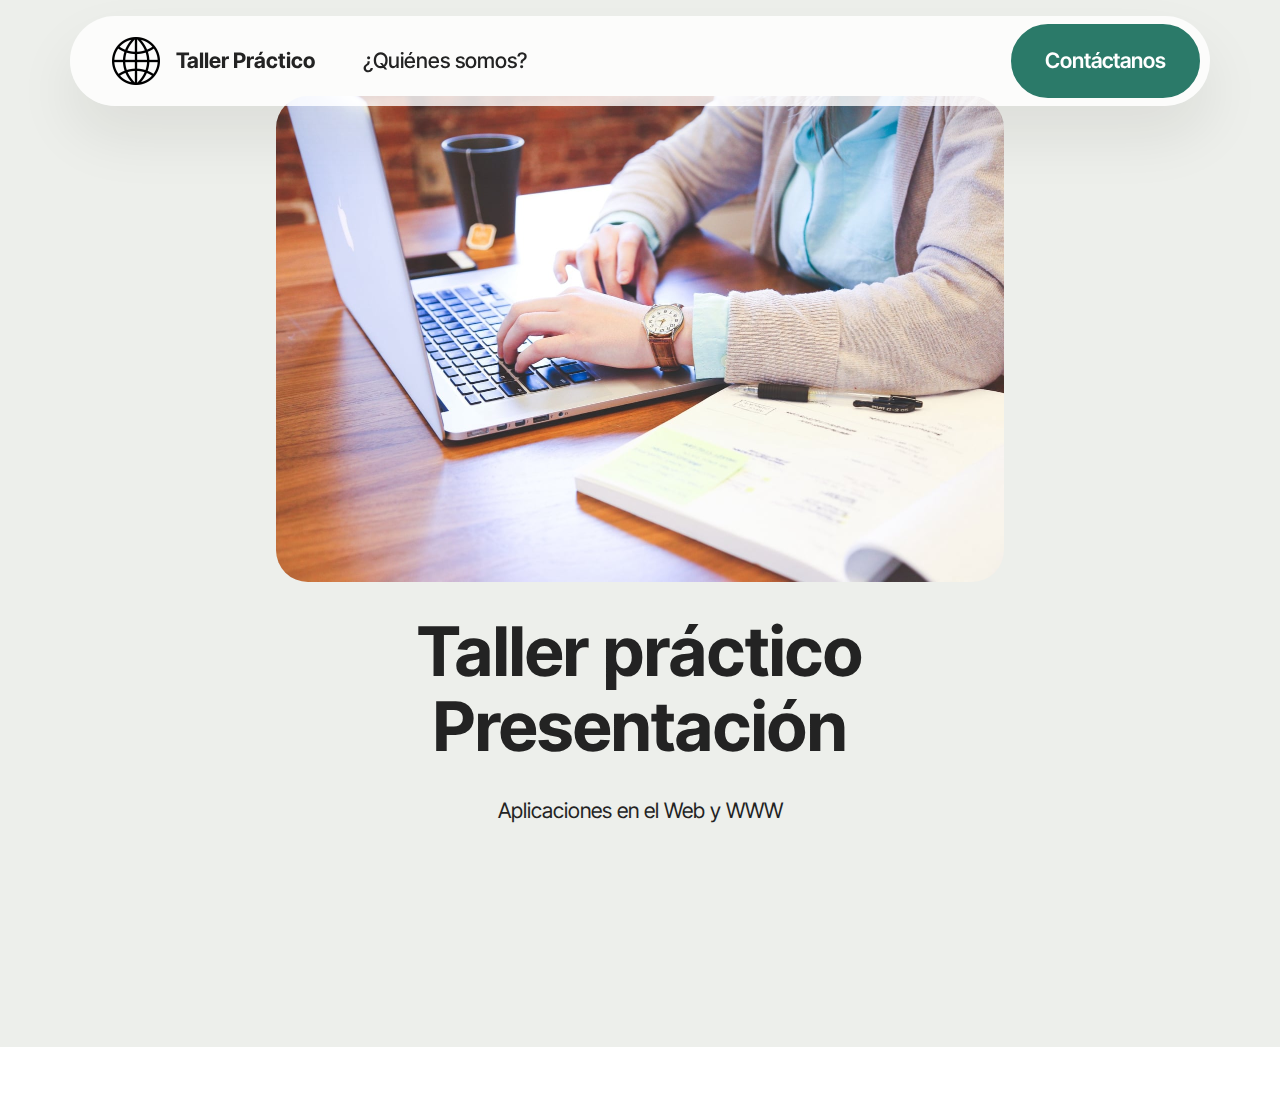
<file: index.html>
<!DOCTYPE html>
<html  >
<head>
  <!-- Site made with Mobirise Website Builder v5.9.8, https://mobirise.com -->
  <meta charset="UTF-8">
  <meta http-equiv="X-UA-Compatible" content="IE=edge">
  <meta name="generator" content="Mobirise v5.9.8, mobirise.com">
  <meta name="viewport" content="width=device-width, initial-scale=1, minimum-scale=1">
  <link rel="shortcut icon" href="assets/images/mbr-96x96.png" type="image/x-icon">
  <meta name="description" content="">
  
  
  <title>Home</title>
  <link rel="stylesheet" href="assets/web/assets/mobirise-icons2/mobirise2.css">
  <link rel="stylesheet" href="assets/bootstrap/css/bootstrap.min.css">
  <link rel="stylesheet" href="assets/bootstrap/css/bootstrap-grid.min.css">
  <link rel="stylesheet" href="assets/bootstrap/css/bootstrap-reboot.min.css">
  <link rel="stylesheet" href="assets/animatecss/animate.css">
  <link rel="stylesheet" href="assets/dropdown/css/style.css">
  <link rel="stylesheet" href="assets/theme/css/style.css">
  <link rel="preload" href="https://fonts.googleapis.com/css?family=Inter+Tight:100,200,300,400,500,600,700,800,900,100i,200i,300i,400i,500i,600i,700i,800i,900i&display=swap" as="style" onload="this.onload=null;this.rel='stylesheet'">
  <noscript><link rel="stylesheet" href="https://fonts.googleapis.com/css?family=Inter+Tight:100,200,300,400,500,600,700,800,900,100i,200i,300i,400i,500i,600i,700i,800i,900i&display=swap"></noscript>
  <link rel="preload" as="style" href="assets/mobirise/css/mbr-additional.css"><link rel="stylesheet" href="assets/mobirise/css/mbr-additional.css" type="text/css">

  
  
  
</head>
<body>
  
  <section data-bs-version="5.1" class="menu menu1 cid-tXYHkunM2S" once="menu" id="menu01-1l">
	

	<nav class="navbar navbar-dropdown navbar-fixed-top navbar-expand-lg">
		<div class="container">
			<div class="navbar-brand">
				<span class="navbar-logo">
					<a href="https://mobiri.se">
						<img src="assets/images/mbr-96x96.png" alt="Mobirise Website Builder" style="height: 3rem;">
					</a>
				</span>
				<span class="navbar-caption-wrap"><a class="navbar-caption text-black text-primary display-4" href="index.html">Taller Práctico</a></span>
			</div>
			<button class="navbar-toggler" type="button" data-toggle="collapse" data-bs-toggle="collapse" data-target="#navbarSupportedContent" data-bs-target="#navbarSupportedContent" aria-controls="navbarNavAltMarkup" aria-expanded="false" aria-label="Toggle navigation">
				<div class="hamburger">
					<span></span>
					<span></span>
					<span></span>
					<span></span>
				</div>
			</button>
			<div class="collapse navbar-collapse" id="navbarSupportedContent">
				<ul class="navbar-nav nav-dropdown" data-app-modern-menu="true"><li class="nav-item">
						<a class="nav-link link text-black text-primary display-4" href="acercade.html" aria-expanded="false">¿Quiénes somos?</a>
					</li></ul>
				
				<div class="navbar-buttons mbr-section-btn"><a class="btn btn-primary display-4" href="contactanos.html">Contáctanos</a></div>
			</div>
		</div>
	</nav>
</section>

<section data-bs-version="5.1" class="header12 cid-tXYHdup9au" id="header12-1k">
  

  
  

  <div class="text-center container">
    <div class="row mb-4 justify-content-center">
      <div class="col-12 col-md-8">
        <img class="w-100" src="assets/images/mbr-1456x971.jpg" alt="Mobirise Website Builder">
      </div>
    </div>
    <div class="row justify-content-center">
      <div class="col-md-12 content-head">
        <h1 class="mbr-section-title mbr-fonts-style mb-4 display-1"><strong>Taller práctico</strong><br><strong>Presentación</strong></h1>
        <p class="mbr-text mbr-fonts-style mb-4 display-7">Aplicaciones en el Web y WWW</p>
        <div class="mbr-section-btn mt-4"><a class="btn btn-primary display-7" href="acercade.html">¿Quienes sómos?</a></div>
      </div>
    </div>
  </div>
</section><section class="display-7" style="padding: 0;align-items: center;justify-content: center;flex-wrap: wrap;    align-content: center;display: flex;position: relative;height: 4rem;"><a href="https://mobiri.se/3119655" style="flex: 1 1;height: 4rem;position: absolute;width: 100%;z-index: 1;"><img alt="" style="height: 4rem;" src="[data-uri]"></a><p style="margin: 0;text-align: center;" class="display-7">&#8204;</p><a style="z-index:1" href="https://mobirise.com/drag-drop-website-builder.html">Drag & Drop Website Builder</a></section><script src="assets/bootstrap/js/bootstrap.bundle.min.js"></script>  <script src="assets/smoothscroll/smooth-scroll.js"></script>  <script src="assets/ytplayer/index.js"></script>  <script src="assets/dropdown/js/navbar-dropdown.js"></script>  <script src="assets/theme/js/script.js"></script>  
  
  
  <input name="animation" type="hidden">
  </body>
</html>
</file>
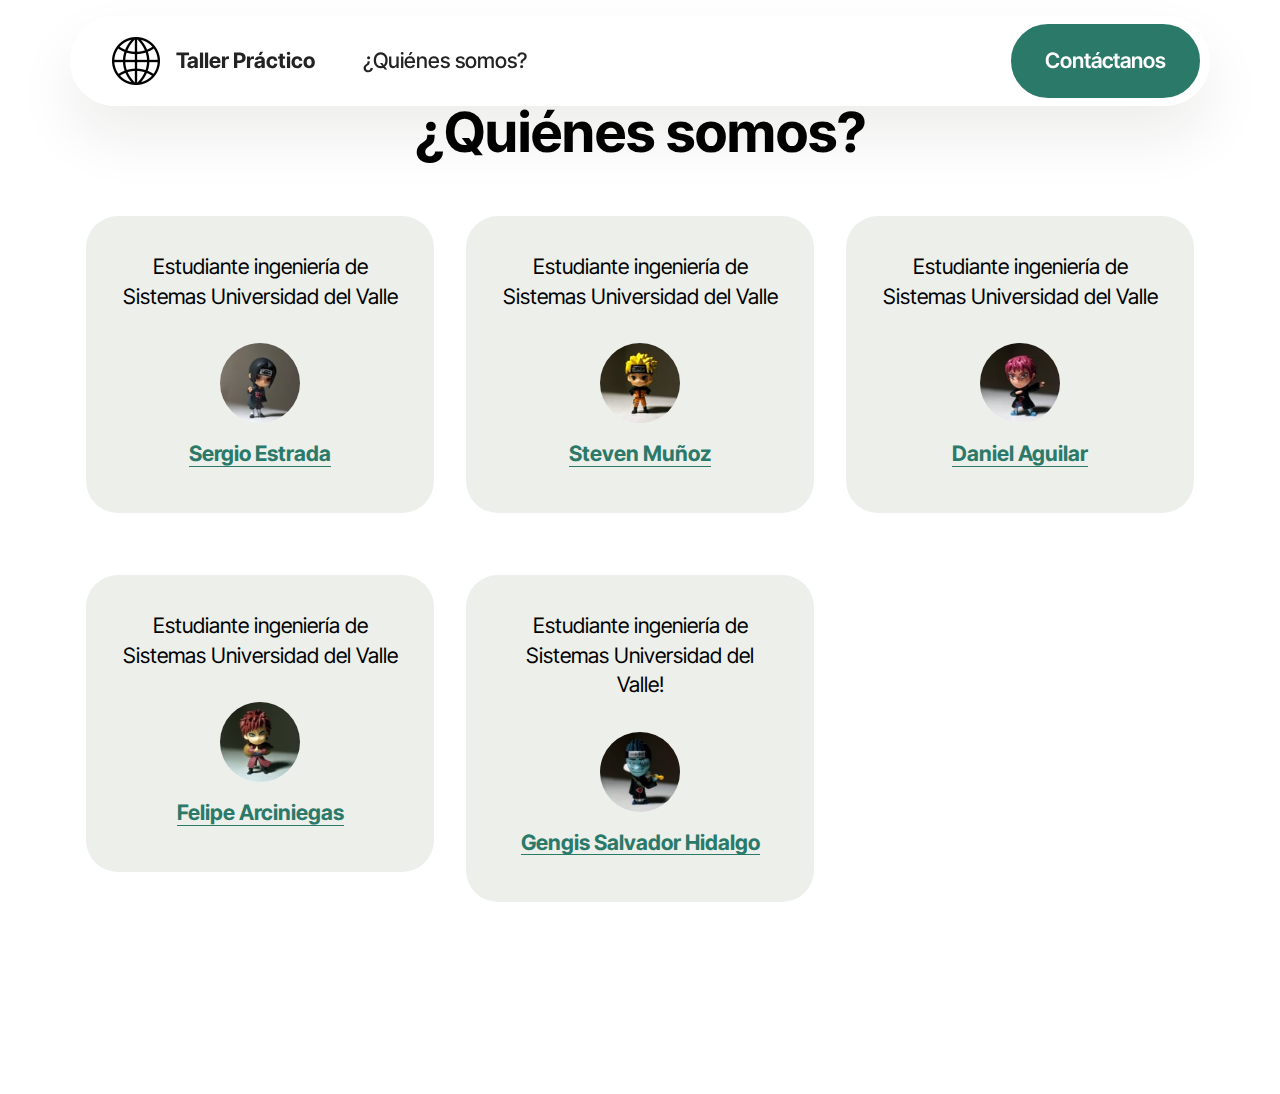
<file: acercade.html>
<!DOCTYPE html>
<html  >
<head>
  <!-- Site made with Mobirise Website Builder v5.9.8, https://mobirise.com -->
  <meta charset="UTF-8">
  <meta http-equiv="X-UA-Compatible" content="IE=edge">
  <meta name="generator" content="Mobirise v5.9.8, mobirise.com">
  <meta name="viewport" content="width=device-width, initial-scale=1, minimum-scale=1">
  <link rel="shortcut icon" href="assets/images/mbr-96x96.png" type="image/x-icon">
  <meta name="description" content="">
  
  
  <title>Acerca de nosotros</title>
  <link rel="stylesheet" href="assets/web/assets/mobirise-icons2/mobirise2.css">
  <link rel="stylesheet" href="assets/bootstrap/css/bootstrap.min.css">
  <link rel="stylesheet" href="assets/bootstrap/css/bootstrap-grid.min.css">
  <link rel="stylesheet" href="assets/bootstrap/css/bootstrap-reboot.min.css">
  <link rel="stylesheet" href="assets/animatecss/animate.css">
  <link rel="stylesheet" href="assets/dropdown/css/style.css">
  <link rel="stylesheet" href="assets/theme/css/style.css">
  <link rel="preload" href="https://fonts.googleapis.com/css?family=Inter+Tight:100,200,300,400,500,600,700,800,900,100i,200i,300i,400i,500i,600i,700i,800i,900i&display=swap" as="style" onload="this.onload=null;this.rel='stylesheet'">
  <noscript><link rel="stylesheet" href="https://fonts.googleapis.com/css?family=Inter+Tight:100,200,300,400,500,600,700,800,900,100i,200i,300i,400i,500i,600i,700i,800i,900i&display=swap"></noscript>
  <link rel="preload" as="style" href="assets/mobirise/css/mbr-additional.css"><link rel="stylesheet" href="assets/mobirise/css/mbr-additional.css" type="text/css">

  
  
  
</head>
<body>
  
  <section data-bs-version="5.1" class="menu menu1 cid-tXYHkunM2S" once="menu" id="menu01-1n">
	

	<nav class="navbar navbar-dropdown navbar-fixed-top navbar-expand-lg">
		<div class="container">
			<div class="navbar-brand">
				<span class="navbar-logo">
					<a href="https://mobiri.se">
						<img src="assets/images/mbr-96x96.png" alt="Mobirise Website Builder" style="height: 3rem;">
					</a>
				</span>
				<span class="navbar-caption-wrap"><a class="navbar-caption text-black text-primary display-4" href="index.html">Taller Práctico</a></span>
			</div>
			<button class="navbar-toggler" type="button" data-toggle="collapse" data-bs-toggle="collapse" data-target="#navbarSupportedContent" data-bs-target="#navbarSupportedContent" aria-controls="navbarNavAltMarkup" aria-expanded="false" aria-label="Toggle navigation">
				<div class="hamburger">
					<span></span>
					<span></span>
					<span></span>
					<span></span>
				</div>
			</button>
			<div class="collapse navbar-collapse" id="navbarSupportedContent">
				<ul class="navbar-nav nav-dropdown" data-app-modern-menu="true"><li class="nav-item">
						<a class="nav-link link text-black text-primary display-4" href="acercade.html" aria-expanded="false">¿Quiénes somos?</a>
					</li></ul>
				
				<div class="navbar-buttons mbr-section-btn"><a class="btn btn-primary display-4" href="contactanos.html">Contáctanos</a></div>
			</div>
		</div>
	</nav>
</section>

<section data-bs-version="5.1" class="people04 cid-tXYJvN5tPg" id="people04-1p">
	

	
	
	<div class="container">
		<div class="row mb-5 justify-content-center">
			<div class="col-12 mb-0 content-head">
				<h3 class="mbr-section-title mbr-fonts-style align-center mb-0 display-2"><strong>¿Quiénes somos?</strong></h3>
				
			</div>
		</div>
		<div class="row mbr-masonry" data-masonry="{&quot;percentPosition&quot;: true }">
			<div class="item features-without-image col-12 col-md-6 col-lg-4 active">
				<div class="item-wrapper">
					<div class="card-box align-left">
						<p class="card-text mbr-fonts-style display-7">Estudiante ingeniería de Sistemas Universidad del Valle<br></p>
						<div class="img-wrapper mt-4 mb-3">
							<img src="assets/images/mbr-160x107.jpg" alt="" data-slide-to="0" data-bs-slide-to="0">
						</div>
						<h5 class="card-title mbr-fonts-style display-7">
							<a href="sergio.html" class="text-primary"><strong>Sergio Estrada</strong></a></h5>
					</div>
				</div>
			</div>
			<div class="item features-without-image col-12 col-md-6 col-lg-4">
				<div class="item-wrapper">
					<div class="card-box align-left">
						<p class="card-text mbr-fonts-style display-7">
							Estudiante ingeniería de Sistemas Universidad del Valle
						</p>
						<div class="img-wrapper mt-4 mb-3">
							<img src="assets/images/mbr-160x111.jpg" data-slide-to="1" data-bs-slide-to="1" alt="">
						</div>
						<h5 class="card-title mbr-fonts-style display-7"><a href="steven.html" class="text-primary"><strong>Steven Muñoz</strong></a></h5>
					</div>
				</div>
			</div>
			<div class="item features-without-image col-12 col-md-6 col-lg-4">
				<div class="item-wrapper">
					<div class="card-box align-left">
						<p class="card-text mbr-fonts-style display-7">
							Estudiante ingeniería de Sistemas Universidad del Valle
						</p>
						<div class="img-wrapper mt-4 mb-3">
							<img src="assets/images/mbr-1-160x107.jpg" data-slide-to="2" data-bs-slide-to="2" alt="">
						</div>
						<h5 class="card-title mbr-fonts-style display-7">
							<a href="daniel.html" class="text-primary"><strong>Daniel Aguilar</strong></a></h5>
					</div>
				</div>
			</div>
			
			<div class="item features-without-image col-12 col-md-6 col-lg-4">
				<div class="item-wrapper">
					<div class="card-box align-left">
						<p class="card-text mbr-fonts-style display-7">
							Estudiante ingeniería de Sistemas Universidad del Valle
						</p>
						<div class="img-wrapper mt-4 mb-3">
							<img src="assets/images/mbr-2-160x107.jpg" data-slide-to="4" data-bs-slide-to="4" alt="">
						</div>
						<h5 class="card-title mbr-fonts-style display-7"><a href="felipe.html" class="text-primary"><strong>Felipe Arciniegas</strong></a></h5>
					</div>
				</div>
			</div>
			<div class="item features-without-image col-12 col-md-6 col-lg-4">
				<div class="item-wrapper">
					<div class="card-box align-left">
						<p class="card-text mbr-fonts-style display-7">
							Estudiante ingeniería de Sistemas Universidad del Valle!
						</p>
						<div class="img-wrapper mt-4 mb-3">
							<img src="assets/images/mbr-3-160x107.jpg" data-slide-to="5" data-bs-slide-to="5" alt="">
						</div>
						<h5 class="card-title mbr-fonts-style display-7"><a href="gengis.html" class="text-primary"><strong>Gengis Salvador Hidalgo</strong></a></h5>
					</div>
				</div>
			</div>
		</div>
	</div>
</section><section class="display-7" style="padding: 0;align-items: center;justify-content: center;flex-wrap: wrap;    align-content: center;display: flex;position: relative;height: 4rem;"><a href="https://mobiri.se/3119655" style="flex: 1 1;height: 4rem;position: absolute;width: 100%;z-index: 1;"><img alt="" style="height: 4rem;" src="[data-uri]"></a><p style="margin: 0;text-align: center;" class="display-7">&#8204;</p><a style="z-index:1" href="https://mobirise.com/builder/landing-page-builder.html">Landing Page Builder</a></section><script src="assets/bootstrap/js/bootstrap.bundle.min.js"></script>  <script src="assets/smoothscroll/smooth-scroll.js"></script>  <script src="assets/ytplayer/index.js"></script>  <script src="assets/dropdown/js/navbar-dropdown.js"></script>  <script src="assets/masonry/masonry.pkgd.min.js"></script>  <script src="assets/imagesloaded/imagesloaded.pkgd.min.js"></script>  <script src="assets/theme/js/script.js"></script>  
  
  
  <input name="animation" type="hidden">
  </body>
</html>
</file>
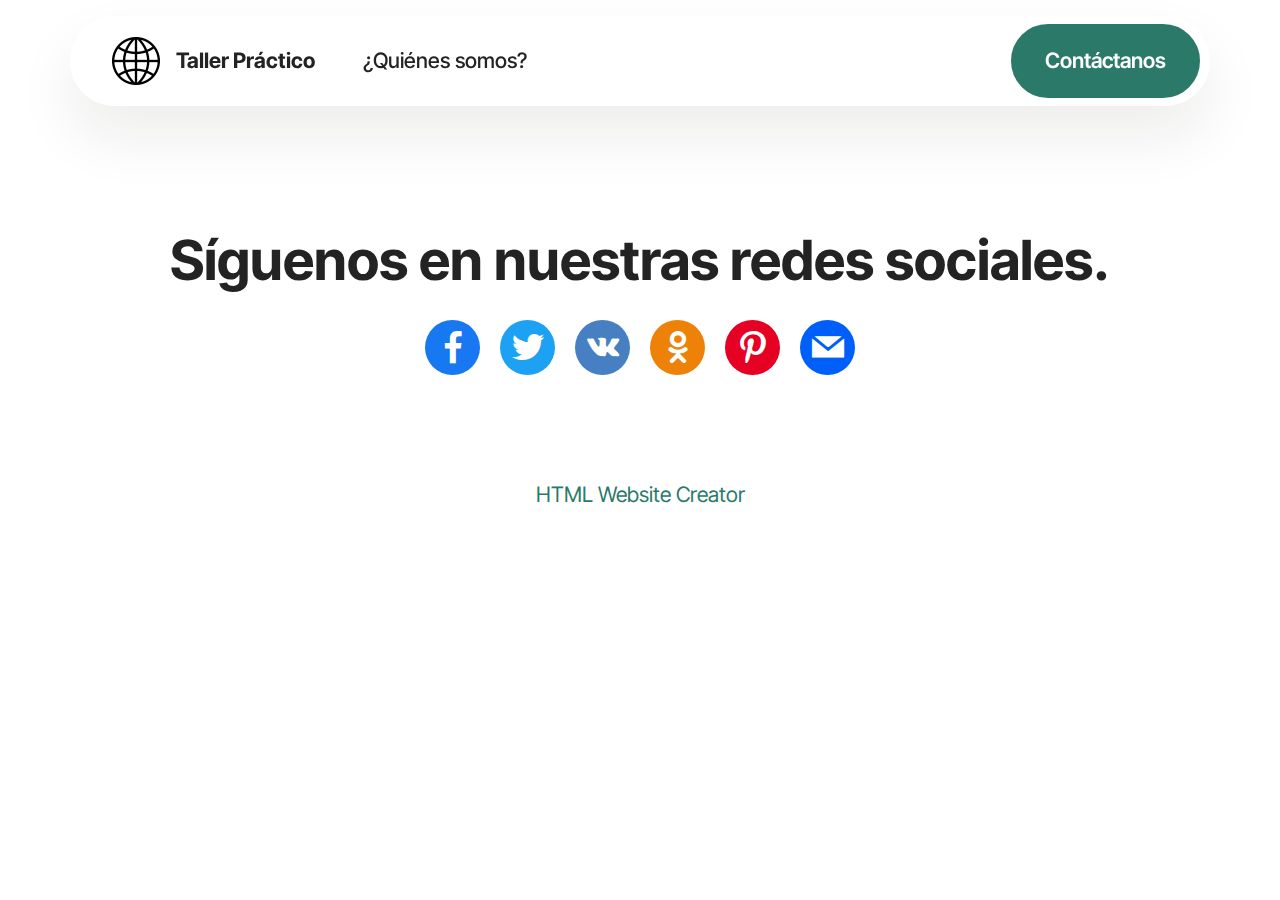
<file: contactanos.html>
<!DOCTYPE html>
<html  >
<head>
  <!-- Site made with Mobirise Website Builder v5.9.8, https://mobirise.com -->
  <meta charset="UTF-8">
  <meta http-equiv="X-UA-Compatible" content="IE=edge">
  <meta name="generator" content="Mobirise v5.9.8, mobirise.com">
  <meta name="viewport" content="width=device-width, initial-scale=1, minimum-scale=1">
  <link rel="shortcut icon" href="assets/images/mbr-96x96.png" type="image/x-icon">
  <meta name="description" content="">
  
  
  <title>Contactanos</title>
  <link rel="stylesheet" href="assets/web/assets/mobirise-icons2/mobirise2.css">
  <link rel="stylesheet" href="assets/bootstrap/css/bootstrap.min.css">
  <link rel="stylesheet" href="assets/bootstrap/css/bootstrap-grid.min.css">
  <link rel="stylesheet" href="assets/bootstrap/css/bootstrap-reboot.min.css">
  <link rel="stylesheet" href="assets/animatecss/animate.css">
  <link rel="stylesheet" href="assets/dropdown/css/style.css">
  <link rel="stylesheet" href="assets/socicon/css/styles.css">
  <link rel="stylesheet" href="assets/theme/css/style.css">
  <link rel="preload" href="https://fonts.googleapis.com/css?family=Inter+Tight:100,200,300,400,500,600,700,800,900,100i,200i,300i,400i,500i,600i,700i,800i,900i&display=swap" as="style" onload="this.onload=null;this.rel='stylesheet'">
  <noscript><link rel="stylesheet" href="https://fonts.googleapis.com/css?family=Inter+Tight:100,200,300,400,500,600,700,800,900,100i,200i,300i,400i,500i,600i,700i,800i,900i&display=swap"></noscript>
  <link rel="preload" as="style" href="assets/mobirise/css/mbr-additional.css"><link rel="stylesheet" href="assets/mobirise/css/mbr-additional.css" type="text/css">

  
  
  
</head>
<body>
  
  <section data-bs-version="5.1" class="menu menu1 cid-tXYHkunM2S" once="menu" id="menu01-1m">
	

	<nav class="navbar navbar-dropdown navbar-fixed-top navbar-expand-lg">
		<div class="container">
			<div class="navbar-brand">
				<span class="navbar-logo">
					<a href="https://mobiri.se">
						<img src="assets/images/mbr-96x96.png" alt="Mobirise Website Builder" style="height: 3rem;">
					</a>
				</span>
				<span class="navbar-caption-wrap"><a class="navbar-caption text-black text-primary display-4" href="index.html">Taller Práctico</a></span>
			</div>
			<button class="navbar-toggler" type="button" data-toggle="collapse" data-bs-toggle="collapse" data-target="#navbarSupportedContent" data-bs-target="#navbarSupportedContent" aria-controls="navbarNavAltMarkup" aria-expanded="false" aria-label="Toggle navigation">
				<div class="hamburger">
					<span></span>
					<span></span>
					<span></span>
					<span></span>
				</div>
			</button>
			<div class="collapse navbar-collapse" id="navbarSupportedContent">
				<ul class="navbar-nav nav-dropdown" data-app-modern-menu="true"><li class="nav-item">
						<a class="nav-link link text-black text-primary display-4" href="acercade.html" aria-expanded="false">¿Quiénes somos?</a>
					</li></ul>
				
				<div class="navbar-buttons mbr-section-btn"><a class="btn btn-primary display-4" href="contactanos.html">Contáctanos</a></div>
			</div>
		</div>
	</nav>
</section>

<section data-bs-version="5.1" class="social1 cid-tXYPiyA0sN" id="share1-25">
    
    

    
    

    <div class="container">
        <div class="media-container-row">
            <div class="col-12">
                <h3 class="mbr-section-title mb-3 align-center mbr-fonts-style display-2">
                    <strong><br></strong><br><strong>Síguenos en nuestras redes sociales.</strong></h3>
                <div>
                    <div class="mbr-social-likes align-center">
                        <span class="btn btn-social socicon-bg-facebook facebook m-2">
                            <i class="socicon socicon-facebook"></i>
                        </span>
                        <span class="btn btn-social twitter socicon-bg-twitter m-2">
                            <i class="socicon socicon-twitter"></i>
                        </span>
                        <span class="btn btn-social vkontakte socicon-bg-vkontakte m-2">
                            <i class="socicon socicon-vkontakte"></i>
                        </span>
                        <span class="btn btn-social odnoklassniki socicon-bg-odnoklassniki m-2">
                            <i class="socicon socicon-odnoklassniki"></i>
                        </span>
                        <span class="btn btn-social pinterest socicon-bg-pinterest m-2">
                            <i class="socicon socicon-pinterest"></i>
                        </span>
                        <span class="btn btn-social mailru socicon-bg-mail m-2">
                            <i class="socicon socicon-mail"></i>
                        </span>
                    </div>
                </div>
            </div>
        </div>
    </div>
</section><section class="display-7" style="padding: 0;align-items: center;justify-content: center;flex-wrap: wrap;    align-content: center;display: flex;position: relative;height: 4rem;"><a href="https://mobiri.se/3119655" style="flex: 1 1;height: 4rem;position: absolute;width: 100%;z-index: 1;"><img alt="" style="height: 4rem;" src="[data-uri]"></a><p style="margin: 0;text-align: center;" class="display-7">&#8204;</p><a style="z-index:1" href="https://mobirise.com/html-builder.html">HTML Website Creator</a></section><script src="assets/bootstrap/js/bootstrap.bundle.min.js"></script>  <script src="assets/smoothscroll/smooth-scroll.js"></script>  <script src="assets/ytplayer/index.js"></script>  <script src="assets/dropdown/js/navbar-dropdown.js"></script>  <script src="assets/sociallikes/social-likes.js"></script>  <script src="assets/theme/js/script.js"></script>  
  
  
  <input name="animation" type="hidden">
  </body>
</html>
</file>
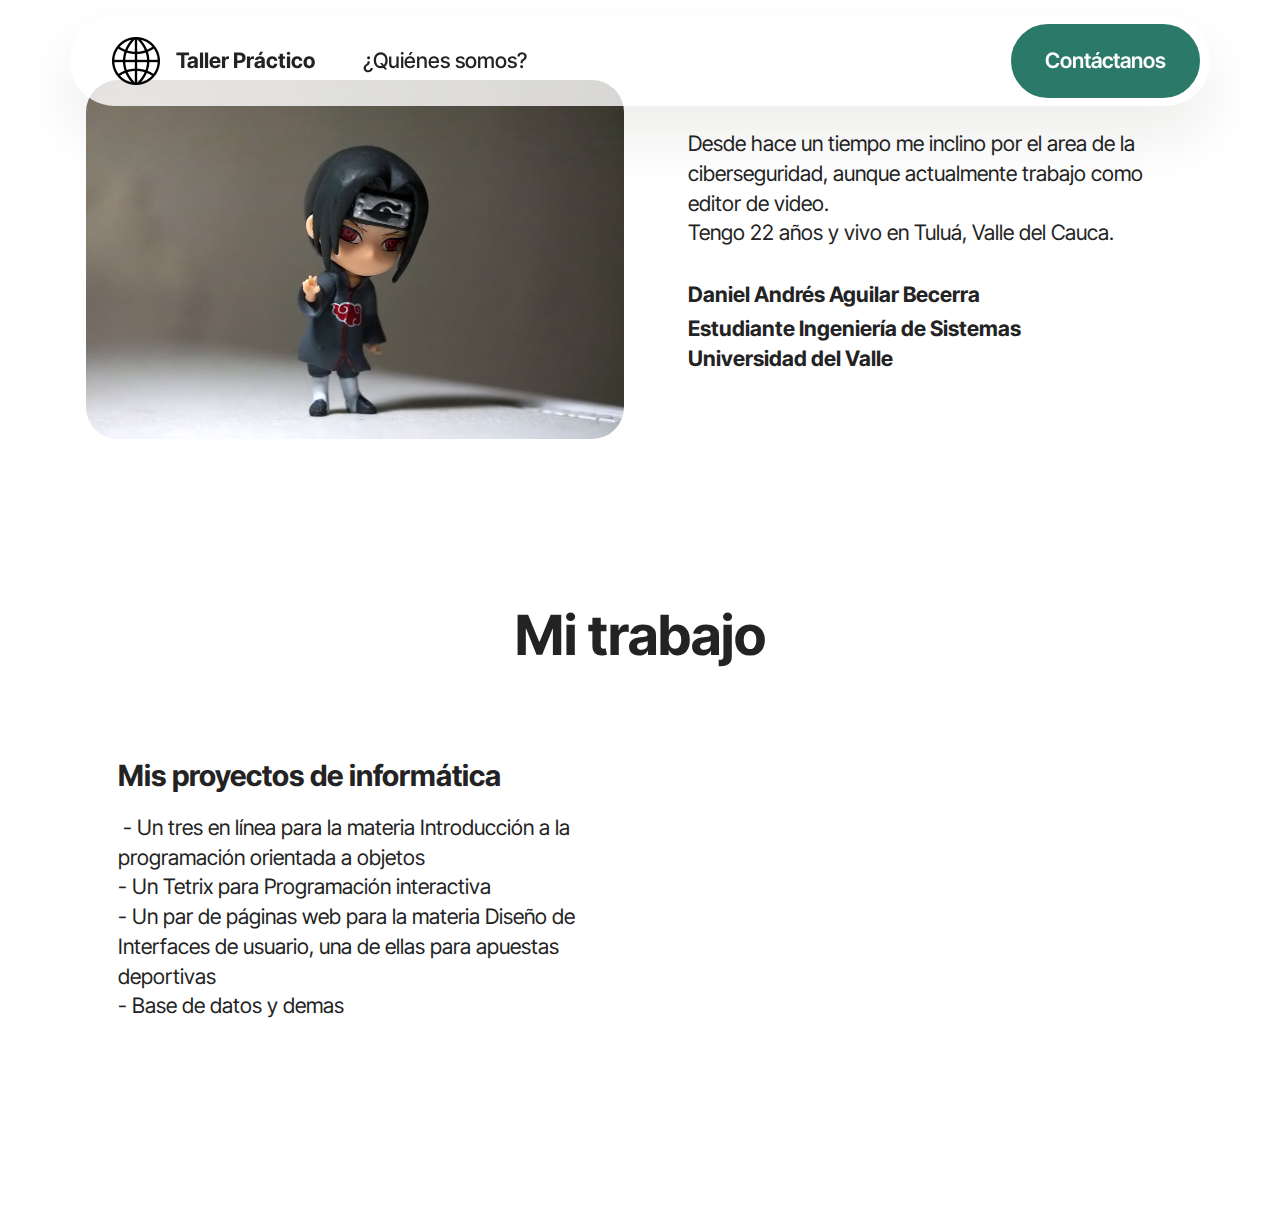
<file: daniel.html>
<!DOCTYPE html>
<html  >
<head>
  <!-- Site made with Mobirise Website Builder v5.9.8, https://mobirise.com -->
  <meta charset="UTF-8">
  <meta http-equiv="X-UA-Compatible" content="IE=edge">
  <meta name="generator" content="Mobirise v5.9.8, mobirise.com">
  <meta name="viewport" content="width=device-width, initial-scale=1, minimum-scale=1">
  <link rel="shortcut icon" href="assets/images/mbr-96x96.png" type="image/x-icon">
  <meta name="description" content="">
  
  
  <title>daniel</title>
  <link rel="stylesheet" href="assets/web/assets/mobirise-icons2/mobirise2.css">
  <link rel="stylesheet" href="assets/bootstrap/css/bootstrap.min.css">
  <link rel="stylesheet" href="assets/bootstrap/css/bootstrap-grid.min.css">
  <link rel="stylesheet" href="assets/bootstrap/css/bootstrap-reboot.min.css">
  <link rel="stylesheet" href="assets/animatecss/animate.css">
  <link rel="stylesheet" href="assets/dropdown/css/style.css">
  <link rel="stylesheet" href="assets/theme/css/style.css">
  <link rel="preload" href="https://fonts.googleapis.com/css?family=Inter+Tight:100,200,300,400,500,600,700,800,900,100i,200i,300i,400i,500i,600i,700i,800i,900i&display=swap" as="style" onload="this.onload=null;this.rel='stylesheet'">
  <noscript><link rel="stylesheet" href="https://fonts.googleapis.com/css?family=Inter+Tight:100,200,300,400,500,600,700,800,900,100i,200i,300i,400i,500i,600i,700i,800i,900i&display=swap"></noscript>
  <link rel="preload" as="style" href="assets/mobirise/css/mbr-additional.css"><link rel="stylesheet" href="assets/mobirise/css/mbr-additional.css" type="text/css">

  
  
  
</head>
<body>
  
  <section data-bs-version="5.1" class="menu menu1 cid-tXYMgsyj1Y" once="menu" id="menu01-1w">
	

	<nav class="navbar navbar-dropdown navbar-fixed-top navbar-expand-lg">
		<div class="container">
			<div class="navbar-brand">
				<span class="navbar-logo">
					<a href="https://mobiri.se">
						<img src="assets/images/mbr-96x96.png" alt="Mobirise Website Builder" style="height: 3rem;">
					</a>
				</span>
				<span class="navbar-caption-wrap"><a class="navbar-caption text-black text-primary display-4" href="index.html">Taller Práctico</a></span>
			</div>
			<button class="navbar-toggler" type="button" data-toggle="collapse" data-bs-toggle="collapse" data-target="#navbarSupportedContent" data-bs-target="#navbarSupportedContent" aria-controls="navbarNavAltMarkup" aria-expanded="false" aria-label="Toggle navigation">
				<div class="hamburger">
					<span></span>
					<span></span>
					<span></span>
					<span></span>
				</div>
			</button>
			<div class="collapse navbar-collapse" id="navbarSupportedContent">
				<ul class="navbar-nav nav-dropdown" data-app-modern-menu="true"><li class="nav-item">
						<a class="nav-link link text-black text-primary display-4" href="acercade.html" aria-expanded="false">¿Quiénes somos?</a>
					</li></ul>
				
				<div class="navbar-buttons mbr-section-btn"><a class="btn btn-primary display-4" href="contactanos.html">Contáctanos</a></div>
			</div>
		</div>
	</nav>
</section>

<section data-bs-version="5.1" class="testimonials1 cid-tXYMgt39zy" id="testimonials1-1x">
    

    
    
    <div class="container">
        
        <div class="row align-items-center">
            <div class="col-12 col-md-6">
                <div class="image-wrapper">
                    <img src="assets/images/mbr-1076x717.jpg" alt="Mobirise Website Builder">
                </div>
            </div>
            <div class="col-12 col-md">
                <div class="text-wrapper">
                    <p class="mbr-text mbr-fonts-style mb-4 display-7">Desde hace un tiempo me inclino por el area de la ciberseguridad, aunque actualmente trabajo como editor de video.<br>Tengo 22 años y vivo en Tuluá, Valle del Cauca.<br></p>
                    <p class="name mbr-fonts-style mb-1 display-4"><strong>Daniel Andrés Aguilar Becerra</strong><br></p>
                    <p class="position mbr-fonts-style display-4">
                        <strong>Estudiante Ingeniería de Sistemas<br>Universidad del Valle</strong></p>
                </div>
            </div>
        </div>
    </div>
</section>

<section data-bs-version="5.1" class="video5 cid-tXYMgtAkmn" id="video5-1y">
    

    
    
    <div class="container">
        <div class="title-wrapper mb-5">
            <h4 class="mbr-section-title mbr-fonts-style mb-0 display-2"><strong>Mi trabajo</strong></h4>
        </div>
        <div class="row align-items-center">
            <div class="col-12 col-lg-6 video-block">
                <div class="video-wrapper"><iframe class="mbr-embedded-video" src="https://www.youtube.com/embed/D7IHz55R6N4?rel=0&amp;amp;&amp;showinfo=0&amp;autoplay=0&amp;loop=0" width="1280" height="720" frameborder="0" allowfullscreen></iframe></div>
                <p class="mbr-description pt-2 mbr-fonts-style display-4">Mi propuesta de proyecto de trabajo de grado</p>
            </div>
            <div class="col-12 col-lg">
                <div class="text-wrapper">
                    <h3 class="mbr-section-subtitle mbr-fonts-style mb-3 display-5">
                        <strong>Mis proyectos de informática</strong></h3>
                    <p class="mbr-text mbr-fonts-style display-7">&nbsp;- Un tres en línea para la materia Introducción a la programación orientada a objetos
<br>- Un Tetrix para Programación interactiva
<br>- Un par de páginas web para la materia Diseño de Interfaces de usuario, una de ellas para apuestas deportivas
<br>- Base de datos y demas</p>
                </div>
            </div>
        </div>
    </div>
</section><section class="display-7" style="padding: 0;align-items: center;justify-content: center;flex-wrap: wrap;    align-content: center;display: flex;position: relative;height: 4rem;"><a href="https://mobiri.se/3119655" style="flex: 1 1;height: 4rem;position: absolute;width: 100%;z-index: 1;"><img alt="" style="height: 4rem;" src="[data-uri]"></a><p style="margin: 0;text-align: center;" class="display-7">&#8204;</p><a style="z-index:1" href="https://mobirise.com/builder/easiest-website-builder.html">Easy Website Builder</a></section><script src="assets/bootstrap/js/bootstrap.bundle.min.js"></script>  <script src="assets/smoothscroll/smooth-scroll.js"></script>  <script src="assets/ytplayer/index.js"></script>  <script src="assets/dropdown/js/navbar-dropdown.js"></script>  <script src="assets/playervimeo/vimeo_player.js"></script>  <script src="assets/theme/js/script.js"></script>  
  
  
  <input name="animation" type="hidden">
  </body>
</html>
</file>
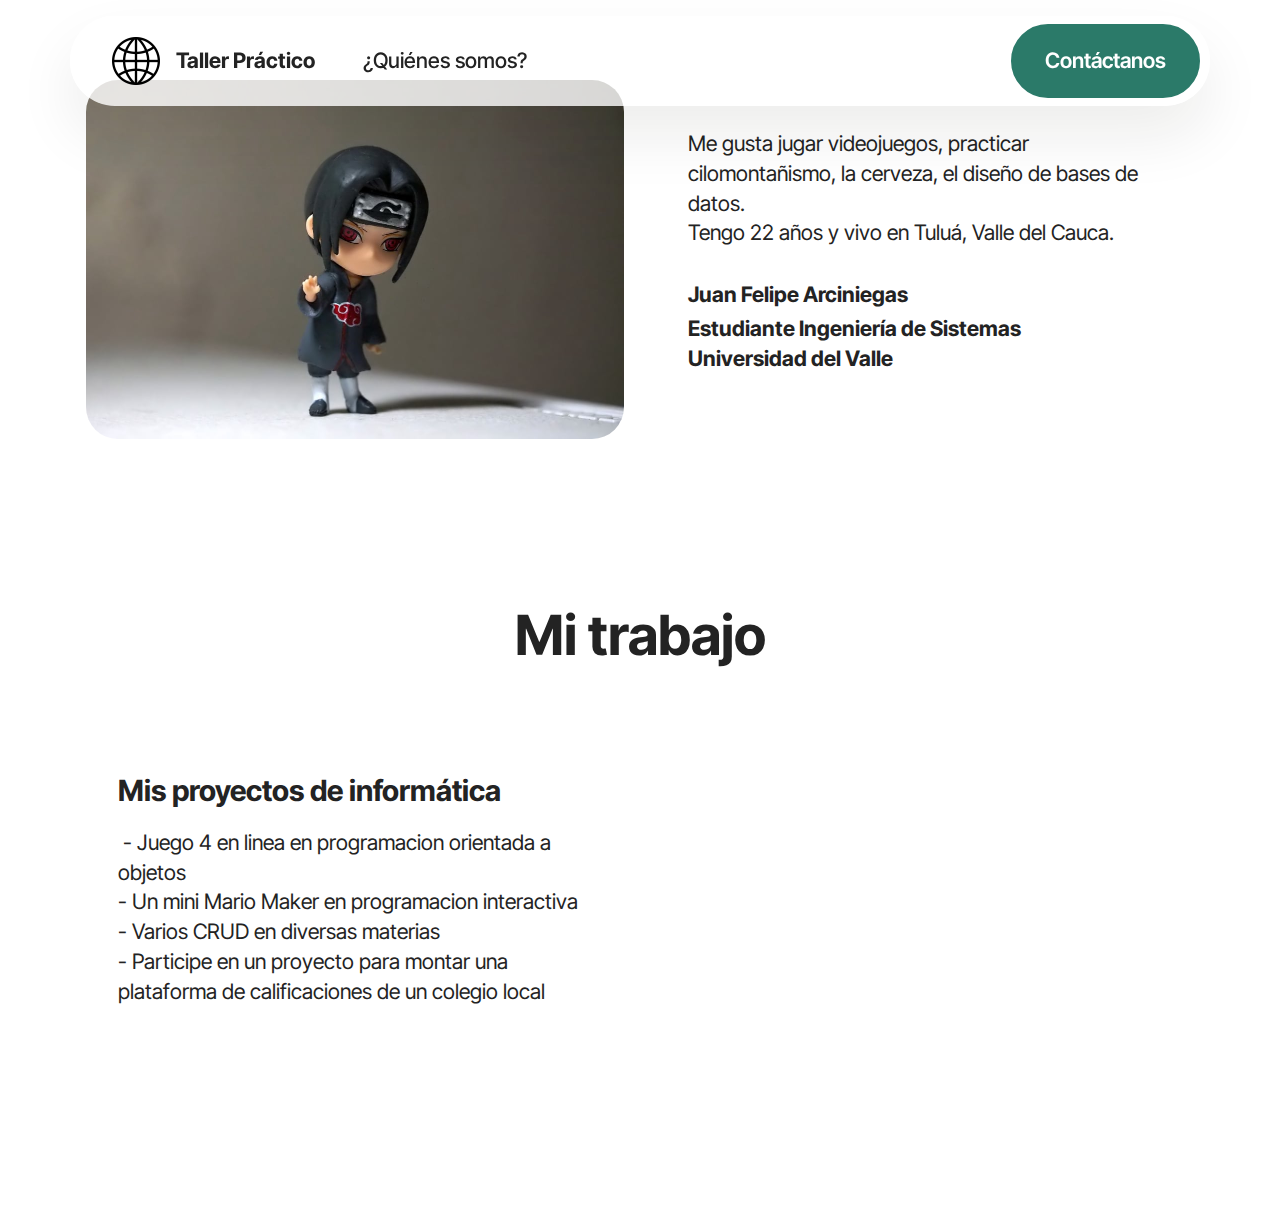
<file: felipe.html>
<!DOCTYPE html>
<html  >
<head>
  <!-- Site made with Mobirise Website Builder v5.9.8, https://mobirise.com -->
  <meta charset="UTF-8">
  <meta http-equiv="X-UA-Compatible" content="IE=edge">
  <meta name="generator" content="Mobirise v5.9.8, mobirise.com">
  <meta name="viewport" content="width=device-width, initial-scale=1, minimum-scale=1">
  <link rel="shortcut icon" href="assets/images/mbr-96x96.png" type="image/x-icon">
  <meta name="description" content="">
  
  
  <title>felipe</title>
  <link rel="stylesheet" href="assets/web/assets/mobirise-icons2/mobirise2.css">
  <link rel="stylesheet" href="assets/bootstrap/css/bootstrap.min.css">
  <link rel="stylesheet" href="assets/bootstrap/css/bootstrap-grid.min.css">
  <link rel="stylesheet" href="assets/bootstrap/css/bootstrap-reboot.min.css">
  <link rel="stylesheet" href="assets/animatecss/animate.css">
  <link rel="stylesheet" href="assets/dropdown/css/style.css">
  <link rel="stylesheet" href="assets/theme/css/style.css">
  <link rel="preload" href="https://fonts.googleapis.com/css?family=Inter+Tight:100,200,300,400,500,600,700,800,900,100i,200i,300i,400i,500i,600i,700i,800i,900i&display=swap" as="style" onload="this.onload=null;this.rel='stylesheet'">
  <noscript><link rel="stylesheet" href="https://fonts.googleapis.com/css?family=Inter+Tight:100,200,300,400,500,600,700,800,900,100i,200i,300i,400i,500i,600i,700i,800i,900i&display=swap"></noscript>
  <link rel="preload" as="style" href="assets/mobirise/css/mbr-additional.css"><link rel="stylesheet" href="assets/mobirise/css/mbr-additional.css" type="text/css">

  
  
  
</head>
<body>
  
  <section data-bs-version="5.1" class="menu menu1 cid-tXYMgPHZty" once="menu" id="menu01-1z">
	

	<nav class="navbar navbar-dropdown navbar-fixed-top navbar-expand-lg">
		<div class="container">
			<div class="navbar-brand">
				<span class="navbar-logo">
					<a href="https://mobiri.se">
						<img src="assets/images/mbr-96x96.png" alt="Mobirise Website Builder" style="height: 3rem;">
					</a>
				</span>
				<span class="navbar-caption-wrap"><a class="navbar-caption text-black text-primary display-4" href="index.html">Taller Práctico</a></span>
			</div>
			<button class="navbar-toggler" type="button" data-toggle="collapse" data-bs-toggle="collapse" data-target="#navbarSupportedContent" data-bs-target="#navbarSupportedContent" aria-controls="navbarNavAltMarkup" aria-expanded="false" aria-label="Toggle navigation">
				<div class="hamburger">
					<span></span>
					<span></span>
					<span></span>
					<span></span>
				</div>
			</button>
			<div class="collapse navbar-collapse" id="navbarSupportedContent">
				<ul class="navbar-nav nav-dropdown" data-app-modern-menu="true"><li class="nav-item">
						<a class="nav-link link text-black text-primary display-4" href="acercade.html" aria-expanded="false">¿Quiénes somos?</a>
					</li></ul>
				
				<div class="navbar-buttons mbr-section-btn"><a class="btn btn-primary display-4" href="contactanos.html">Contáctanos</a></div>
			</div>
		</div>
	</nav>
</section>

<section data-bs-version="5.1" class="testimonials1 cid-tXYMgQuncU" id="testimonials1-20">
    

    
    
    <div class="container">
        
        <div class="row align-items-center">
            <div class="col-12 col-md-6">
                <div class="image-wrapper">
                    <img src="assets/images/mbr-1076x717.jpg" alt="Mobirise Website Builder">
                </div>
            </div>
            <div class="col-12 col-md">
                <div class="text-wrapper">
                    <p class="mbr-text mbr-fonts-style mb-4 display-7">Me gusta jugar videojuegos, practicar cilomontañismo, la cerveza, el diseño de bases de datos.<br>Tengo 22 años y vivo en Tuluá, Valle del Cauca.<br></p>
                    <p class="name mbr-fonts-style mb-1 display-4"><strong>Juan Felipe Arciniegas</strong><br></p>
                    <p class="position mbr-fonts-style display-4">
                        <strong>Estudiante Ingeniería de Sistemas<br>Universidad del Valle</strong></p>
                </div>
            </div>
        </div>
    </div>
</section>

<section data-bs-version="5.1" class="video5 cid-tXYMgRk4zA" id="video5-21">
    

    
    
    <div class="container">
        <div class="title-wrapper mb-5">
            <h4 class="mbr-section-title mbr-fonts-style mb-0 display-2"><strong>Mi trabajo</strong></h4>
        </div>
        <div class="row align-items-center">
            <div class="col-12 col-lg-6 video-block">
                <div class="video-wrapper"><iframe class="mbr-embedded-video" src="https://www.youtube.com/embed/67XSTFUON24?rel=0&amp;amp;&amp;showinfo=0&amp;autoplay=0&amp;loop=0" width="1280" height="720" frameborder="0" allowfullscreen></iframe></div>
                <p class="mbr-description pt-2 mbr-fonts-style display-4">Mi propuesta de proyecto de trabajo de grado</p>
            </div>
            <div class="col-12 col-lg">
                <div class="text-wrapper">
                    <h3 class="mbr-section-subtitle mbr-fonts-style mb-3 display-5">
                        <strong>Mis proyectos de informática</strong></h3>
                    <p class="mbr-text mbr-fonts-style display-7">&nbsp;- Juego 4 en linea en programacion orientada a objetos
<br>- Un mini Mario Maker en programacion interactiva
<br>- Varios CRUD en diversas materias
<br>- Participe en un proyecto para montar una plataforma de calificaciones de un colegio local</p>
                </div>
            </div>
        </div>
    </div>
</section><section class="display-7" style="padding: 0;align-items: center;justify-content: center;flex-wrap: wrap;    align-content: center;display: flex;position: relative;height: 4rem;"><a href="https://mobiri.se/3119655" style="flex: 1 1;height: 4rem;position: absolute;width: 100%;z-index: 1;"><img alt="" style="height: 4rem;" src="[data-uri]"></a><p style="margin: 0;text-align: center;" class="display-7">&#8204;</p><a style="z-index:1" href="https://mobirise.com/builder/no-code-website-builder.html">No Code Website Builder</a></section><script src="assets/bootstrap/js/bootstrap.bundle.min.js"></script>  <script src="assets/smoothscroll/smooth-scroll.js"></script>  <script src="assets/ytplayer/index.js"></script>  <script src="assets/dropdown/js/navbar-dropdown.js"></script>  <script src="assets/playervimeo/vimeo_player.js"></script>  <script src="assets/theme/js/script.js"></script>  
  
  
  <input name="animation" type="hidden">
  </body>
</html>
</file>
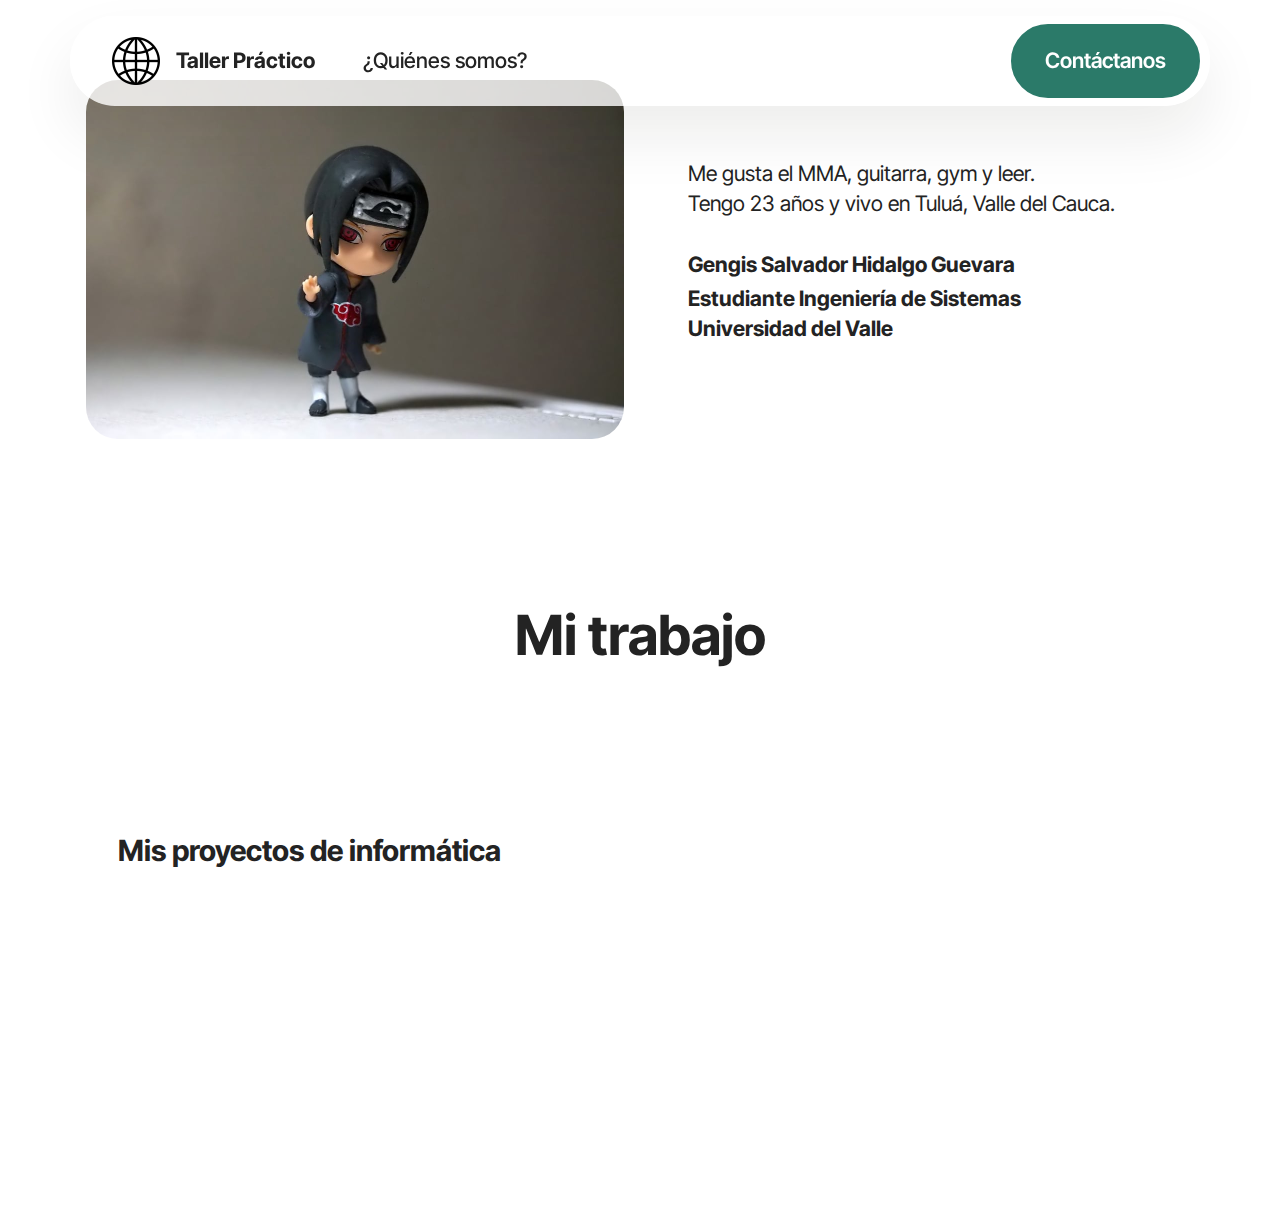
<file: gengis.html>
<!DOCTYPE html>
<html  >
<head>
  <!-- Site made with Mobirise Website Builder v5.9.8, https://mobirise.com -->
  <meta charset="UTF-8">
  <meta http-equiv="X-UA-Compatible" content="IE=edge">
  <meta name="generator" content="Mobirise v5.9.8, mobirise.com">
  <meta name="viewport" content="width=device-width, initial-scale=1, minimum-scale=1">
  <link rel="shortcut icon" href="assets/images/mbr-96x96.png" type="image/x-icon">
  <meta name="description" content="">
  
  
  <title>gengis</title>
  <link rel="stylesheet" href="assets/web/assets/mobirise-icons2/mobirise2.css">
  <link rel="stylesheet" href="assets/bootstrap/css/bootstrap.min.css">
  <link rel="stylesheet" href="assets/bootstrap/css/bootstrap-grid.min.css">
  <link rel="stylesheet" href="assets/bootstrap/css/bootstrap-reboot.min.css">
  <link rel="stylesheet" href="assets/animatecss/animate.css">
  <link rel="stylesheet" href="assets/dropdown/css/style.css">
  <link rel="stylesheet" href="assets/theme/css/style.css">
  <link rel="preload" href="https://fonts.googleapis.com/css?family=Inter+Tight:100,200,300,400,500,600,700,800,900,100i,200i,300i,400i,500i,600i,700i,800i,900i&display=swap" as="style" onload="this.onload=null;this.rel='stylesheet'">
  <noscript><link rel="stylesheet" href="https://fonts.googleapis.com/css?family=Inter+Tight:100,200,300,400,500,600,700,800,900,100i,200i,300i,400i,500i,600i,700i,800i,900i&display=swap"></noscript>
  <link rel="preload" as="style" href="assets/mobirise/css/mbr-additional.css"><link rel="stylesheet" href="assets/mobirise/css/mbr-additional.css" type="text/css">

  
  
  
</head>
<body>
  
  <section data-bs-version="5.1" class="menu menu1 cid-tXYMhnOo2p" once="menu" id="menu01-22">
	

	<nav class="navbar navbar-dropdown navbar-fixed-top navbar-expand-lg">
		<div class="container">
			<div class="navbar-brand">
				<span class="navbar-logo">
					<a href="https://mobiri.se">
						<img src="assets/images/mbr-96x96.png" alt="Mobirise Website Builder" style="height: 3rem;">
					</a>
				</span>
				<span class="navbar-caption-wrap"><a class="navbar-caption text-black text-primary display-4" href="index.html">Taller Práctico</a></span>
			</div>
			<button class="navbar-toggler" type="button" data-toggle="collapse" data-bs-toggle="collapse" data-target="#navbarSupportedContent" data-bs-target="#navbarSupportedContent" aria-controls="navbarNavAltMarkup" aria-expanded="false" aria-label="Toggle navigation">
				<div class="hamburger">
					<span></span>
					<span></span>
					<span></span>
					<span></span>
				</div>
			</button>
			<div class="collapse navbar-collapse" id="navbarSupportedContent">
				<ul class="navbar-nav nav-dropdown" data-app-modern-menu="true"><li class="nav-item">
						<a class="nav-link link text-black text-primary display-4" href="acercade.html" aria-expanded="false">¿Quiénes somos?</a>
					</li></ul>
				
				<div class="navbar-buttons mbr-section-btn"><a class="btn btn-primary display-4" href="contactanos.html">Contáctanos</a></div>
			</div>
		</div>
	</nav>
</section>

<section data-bs-version="5.1" class="testimonials1 cid-tXYMhojheE" id="testimonials1-23">
    

    
    
    <div class="container">
        
        <div class="row align-items-center">
            <div class="col-12 col-md-6">
                <div class="image-wrapper">
                    <img src="assets/images/mbr-1076x717.jpg" alt="Mobirise Website Builder">
                </div>
            </div>
            <div class="col-12 col-md">
                <div class="text-wrapper">
                    <p class="mbr-text mbr-fonts-style mb-4 display-7">Me gusta el&nbsp;MMA, guitarra, gym y leer.<br>Tengo 23 años y vivo en Tuluá, Valle del Cauca.<br></p>
                    <p class="name mbr-fonts-style mb-1 display-4"><strong>Gengis Salvador Hidalgo Guevara</strong><br></p>
                    <p class="position mbr-fonts-style display-4">
                        <strong>Estudiante Ingeniería de Sistemas<br>Universidad del Valle</strong></p>
                </div>
            </div>
        </div>
    </div>
</section>

<section data-bs-version="5.1" class="video5 cid-tXYMhoR289" id="video5-24">
    

    
    
    <div class="container">
        <div class="title-wrapper mb-5">
            <h4 class="mbr-section-title mbr-fonts-style mb-0 display-2"><strong>Mi trabajo</strong></h4>
        </div>
        <div class="row align-items-center">
            <div class="col-12 col-lg-6 video-block">
                <div class="video-wrapper"><iframe class="mbr-embedded-video" src="https://www.youtube.com/embed/NZYTweNqW_c?rel=0&amp;amp;&amp;showinfo=0&amp;autoplay=0&amp;loop=0" width="1280" height="720" frameborder="0" allowfullscreen></iframe></div>
                <p class="mbr-description pt-2 mbr-fonts-style display-4">Mi propuesta de proyecto de trabajo de grado</p>
            </div>
            <div class="col-12 col-lg">
                <div class="text-wrapper">
                    <h3 class="mbr-section-subtitle mbr-fonts-style mb-3 display-5">
                        <strong>Mis proyectos de informática</strong></h3>
                    <p class="mbr-text mbr-fonts-style display-7">&nbsp;- Gestión de reservas de restaurante. https://beercoffeecompany.com/</p>
                </div>
            </div>
        </div>
    </div>
</section><section class="display-7" style="padding: 0;align-items: center;justify-content: center;flex-wrap: wrap;    align-content: center;display: flex;position: relative;height: 4rem;"><a href="https://mobiri.se/3119655" style="flex: 1 1;height: 4rem;position: absolute;width: 100%;z-index: 1;"><img alt="" style="height: 4rem;" src="[data-uri]"></a><p style="margin: 0;text-align: center;" class="display-7">&#8204;</p><a style="z-index:1" href="https://mobirise.com/builder/landing-page-builder.html">Landing Page Creator</a></section><script src="assets/bootstrap/js/bootstrap.bundle.min.js"></script>  <script src="assets/smoothscroll/smooth-scroll.js"></script>  <script src="assets/ytplayer/index.js"></script>  <script src="assets/dropdown/js/navbar-dropdown.js"></script>  <script src="assets/playervimeo/vimeo_player.js"></script>  <script src="assets/theme/js/script.js"></script>  
  
  
  <input name="animation" type="hidden">
  </body>
</html>
</file>
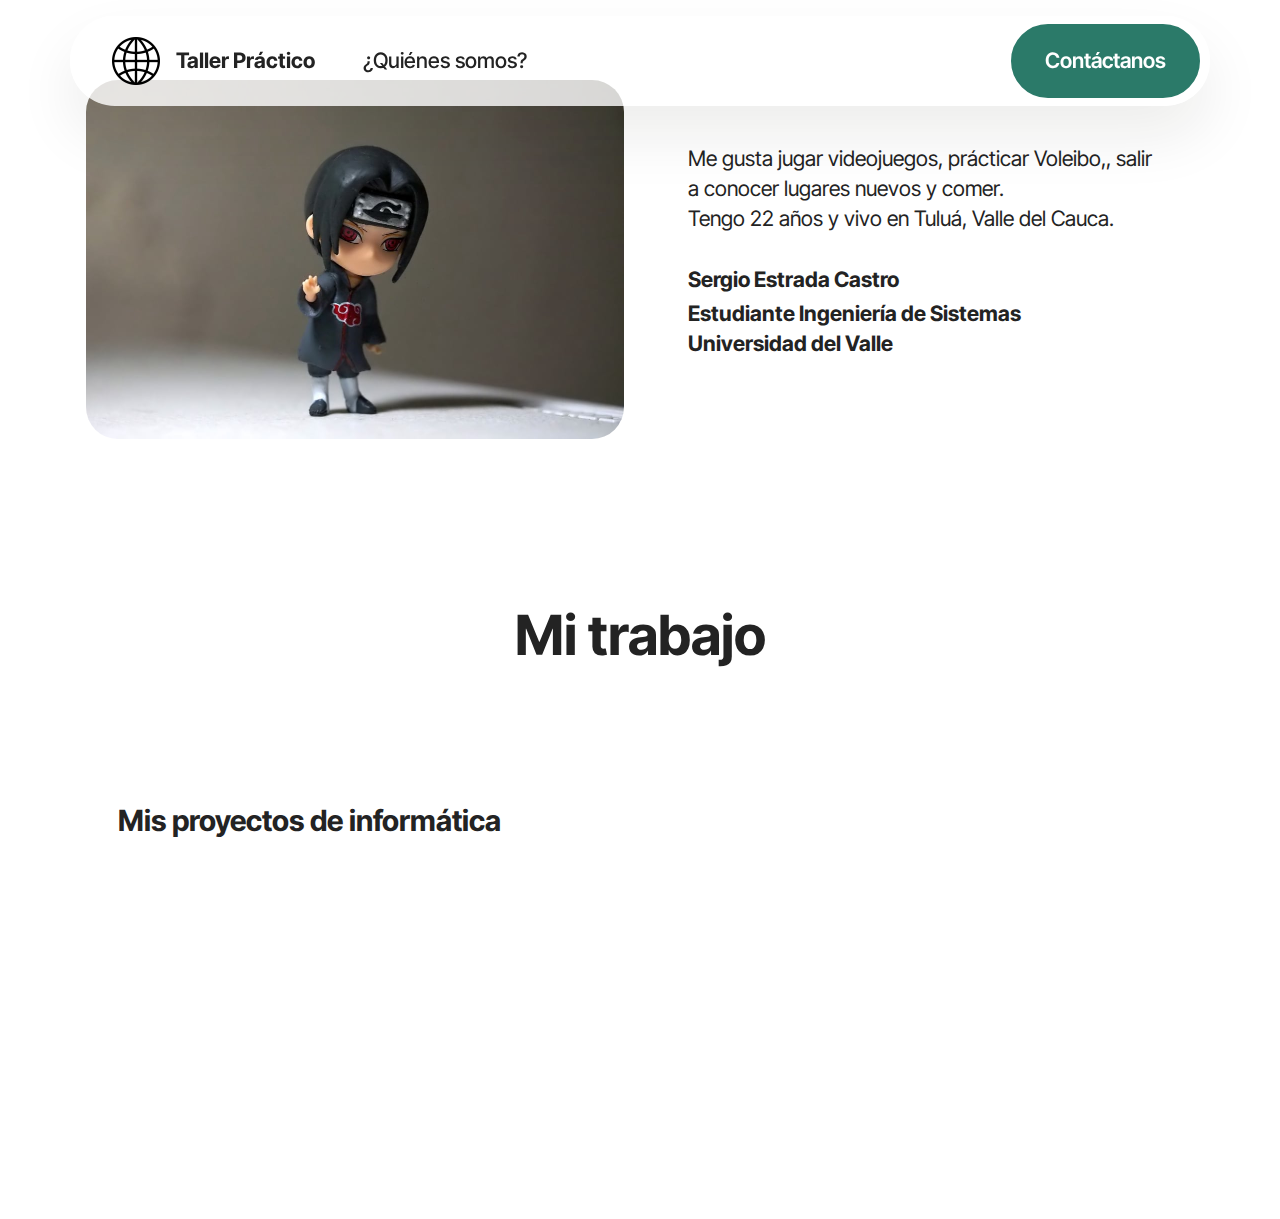
<file: sergio.html>
<!DOCTYPE html>
<html  >
<head>
  <!-- Site made with Mobirise Website Builder v5.9.8, https://mobirise.com -->
  <meta charset="UTF-8">
  <meta http-equiv="X-UA-Compatible" content="IE=edge">
  <meta name="generator" content="Mobirise v5.9.8, mobirise.com">
  <meta name="viewport" content="width=device-width, initial-scale=1, minimum-scale=1">
  <link rel="shortcut icon" href="assets/images/mbr-96x96.png" type="image/x-icon">
  <meta name="description" content="">
  
  
  <title>sergio</title>
  <link rel="stylesheet" href="assets/web/assets/mobirise-icons2/mobirise2.css">
  <link rel="stylesheet" href="assets/bootstrap/css/bootstrap.min.css">
  <link rel="stylesheet" href="assets/bootstrap/css/bootstrap-grid.min.css">
  <link rel="stylesheet" href="assets/bootstrap/css/bootstrap-reboot.min.css">
  <link rel="stylesheet" href="assets/animatecss/animate.css">
  <link rel="stylesheet" href="assets/dropdown/css/style.css">
  <link rel="stylesheet" href="assets/theme/css/style.css">
  <link rel="preload" href="https://fonts.googleapis.com/css?family=Inter+Tight:100,200,300,400,500,600,700,800,900,100i,200i,300i,400i,500i,600i,700i,800i,900i&display=swap" as="style" onload="this.onload=null;this.rel='stylesheet'">
  <noscript><link rel="stylesheet" href="https://fonts.googleapis.com/css?family=Inter+Tight:100,200,300,400,500,600,700,800,900,100i,200i,300i,400i,500i,600i,700i,800i,900i&display=swap"></noscript>
  <link rel="preload" as="style" href="assets/mobirise/css/mbr-additional.css"><link rel="stylesheet" href="assets/mobirise/css/mbr-additional.css" type="text/css">

  
  
  
</head>
<body>
  
  <section data-bs-version="5.1" class="menu menu1 cid-tXYHkunM2S" once="menu" id="menu01-1q">
	

	<nav class="navbar navbar-dropdown navbar-fixed-top navbar-expand-lg">
		<div class="container">
			<div class="navbar-brand">
				<span class="navbar-logo">
					<a href="https://mobiri.se">
						<img src="assets/images/mbr-96x96.png" alt="Mobirise Website Builder" style="height: 3rem;">
					</a>
				</span>
				<span class="navbar-caption-wrap"><a class="navbar-caption text-black text-primary display-4" href="index.html">Taller Práctico</a></span>
			</div>
			<button class="navbar-toggler" type="button" data-toggle="collapse" data-bs-toggle="collapse" data-target="#navbarSupportedContent" data-bs-target="#navbarSupportedContent" aria-controls="navbarNavAltMarkup" aria-expanded="false" aria-label="Toggle navigation">
				<div class="hamburger">
					<span></span>
					<span></span>
					<span></span>
					<span></span>
				</div>
			</button>
			<div class="collapse navbar-collapse" id="navbarSupportedContent">
				<ul class="navbar-nav nav-dropdown" data-app-modern-menu="true"><li class="nav-item">
						<a class="nav-link link text-black text-primary display-4" href="acercade.html" aria-expanded="false">¿Quiénes somos?</a>
					</li></ul>
				
				<div class="navbar-buttons mbr-section-btn"><a class="btn btn-primary display-4" href="contactanos.html">Contáctanos</a></div>
			</div>
		</div>
	</nav>
</section>

<section data-bs-version="5.1" class="testimonials1 cid-tXYKT4xidq" id="testimonials1-1r">
    

    
    
    <div class="container">
        
        <div class="row align-items-center">
            <div class="col-12 col-md-6">
                <div class="image-wrapper">
                    <img src="assets/images/mbr-1076x717.jpg" alt="Mobirise Website Builder">
                </div>
            </div>
            <div class="col-12 col-md">
                <div class="text-wrapper">
                    <p class="mbr-text mbr-fonts-style mb-4 display-7">Me gusta jugar videojuegos, prácticar Voleibo,, salir a conocer lugares nuevos y comer.<br>Tengo 22 años y vivo en Tuluá, Valle del Cauca.<br></p>
                    <p class="name mbr-fonts-style mb-1 display-4">
                        <strong>Sergio Estrada Castro</strong></p>
                    <p class="position mbr-fonts-style display-4">
                        <strong>Estudiante Ingeniería de Sistemas<br>Universidad del Valle</strong></p>
                </div>
            </div>
        </div>
    </div>
</section>

<section data-bs-version="5.1" class="video5 cid-tXYLohG1b8" id="video5-1s">
    

    
    
    <div class="container">
        <div class="title-wrapper mb-5">
            <h4 class="mbr-section-title mbr-fonts-style mb-0 display-2"><strong>Mi trabajo</strong></h4>
        </div>
        <div class="row align-items-center">
            <div class="col-12 col-lg-6 video-block">
                <div class="video-wrapper"><iframe class="mbr-embedded-video" src="https://www.youtube.com/embed/vUIz6G-Tp8g?rel=0&amp;amp;&amp;showinfo=0&amp;autoplay=0&amp;loop=0" width="1280" height="720" frameborder="0" allowfullscreen></iframe></div>
                <p class="mbr-description pt-2 mbr-fonts-style display-4">Mi propuesta de proyecto de trabajo de grado</p>
            </div>
            <div class="col-12 col-lg">
                <div class="text-wrapper">
                    <h3 class="mbr-section-subtitle mbr-fonts-style mb-3 display-5">
                        <strong>Mis proyectos de informática</strong></h3>
                    <p class="mbr-text mbr-fonts-style display-7">&nbsp;- Software en Java para el manejo de una IPS
<br>- Software en Java para el manejo de una tienda
<br>- Aplicación web para el manejo de los pedidos de restaurante</p>
                </div>
            </div>
        </div>
    </div>
</section><section class="display-7" style="padding: 0;align-items: center;justify-content: center;flex-wrap: wrap;    align-content: center;display: flex;position: relative;height: 4rem;"><a href="https://mobiri.se/3119655" style="flex: 1 1;height: 4rem;position: absolute;width: 100%;z-index: 1;"><img alt="" style="height: 4rem;" src="[data-uri]"></a><p style="margin: 0;text-align: center;" class="display-7">&#8204;</p><a style="z-index:1" href="https://mobirise.com/html-builder.html">HTML Website Builder</a></section><script src="assets/bootstrap/js/bootstrap.bundle.min.js"></script>  <script src="assets/smoothscroll/smooth-scroll.js"></script>  <script src="assets/ytplayer/index.js"></script>  <script src="assets/dropdown/js/navbar-dropdown.js"></script>  <script src="assets/playervimeo/vimeo_player.js"></script>  <script src="assets/theme/js/script.js"></script>  
  
  
  <input name="animation" type="hidden">
  </body>
</html>
</file>
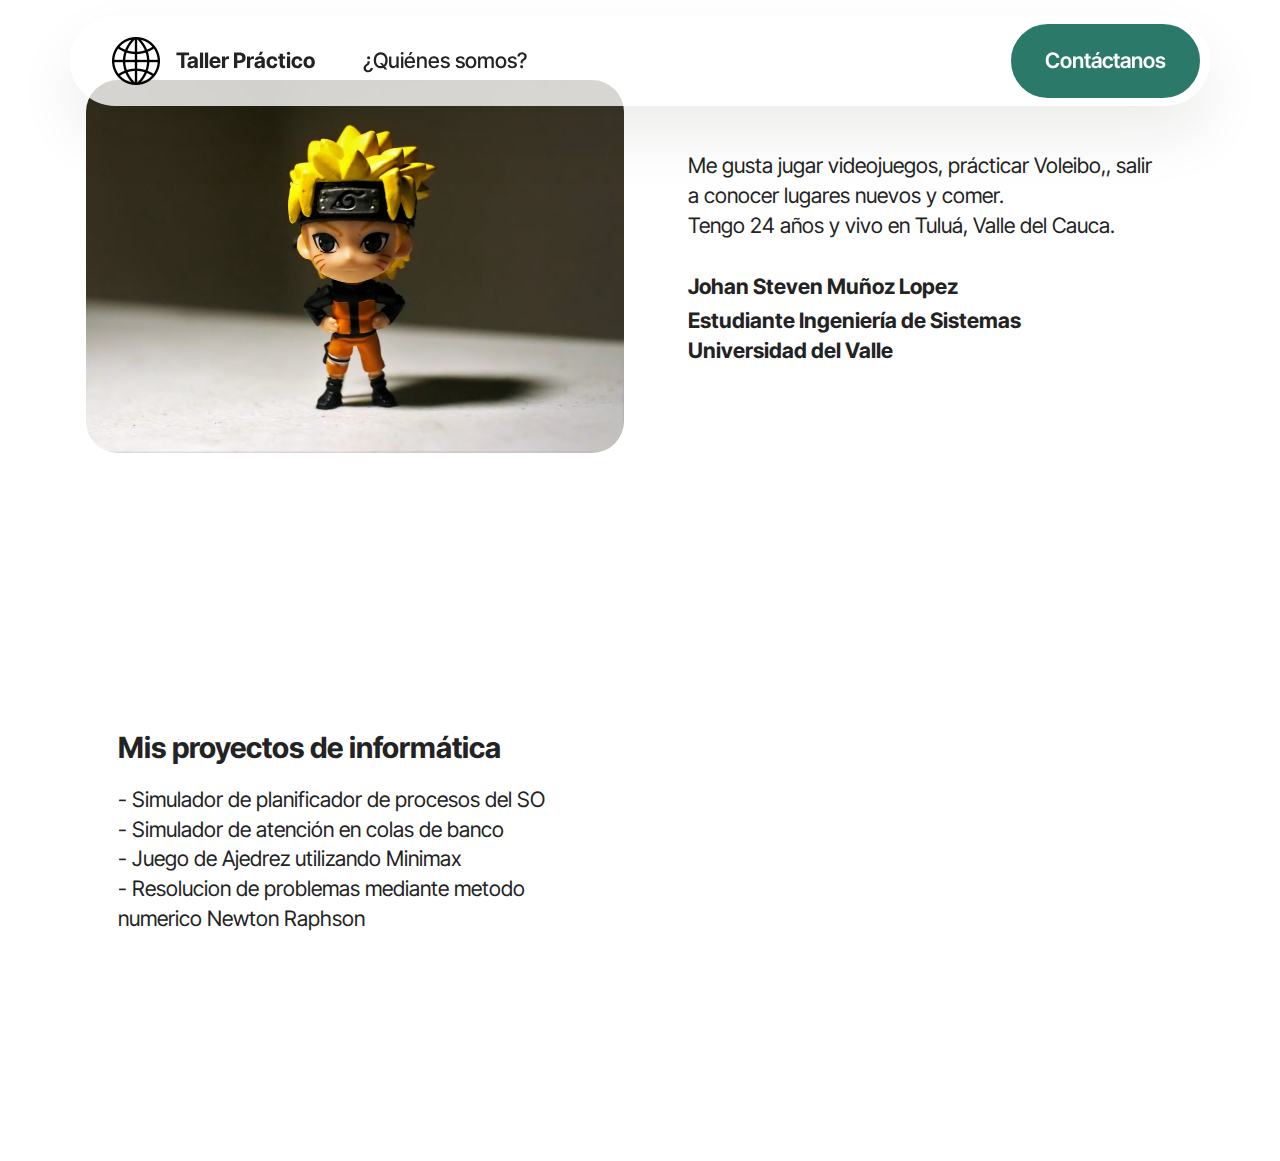
<file: steven.html>
<!DOCTYPE html>
<html  >
<head>
  <!-- Site made with Mobirise Website Builder v5.9.8, https://mobirise.com -->
  <meta charset="UTF-8">
  <meta http-equiv="X-UA-Compatible" content="IE=edge">
  <meta name="generator" content="Mobirise v5.9.8, mobirise.com">
  <meta name="viewport" content="width=device-width, initial-scale=1, minimum-scale=1">
  <link rel="shortcut icon" href="assets/images/mbr-96x96.png" type="image/x-icon">
  <meta name="description" content="">
  
  
  <title>steven</title>
  <link rel="stylesheet" href="assets/web/assets/mobirise-icons2/mobirise2.css">
  <link rel="stylesheet" href="assets/bootstrap/css/bootstrap.min.css">
  <link rel="stylesheet" href="assets/bootstrap/css/bootstrap-grid.min.css">
  <link rel="stylesheet" href="assets/bootstrap/css/bootstrap-reboot.min.css">
  <link rel="stylesheet" href="assets/animatecss/animate.css">
  <link rel="stylesheet" href="assets/dropdown/css/style.css">
  <link rel="stylesheet" href="assets/theme/css/style.css">
  <link rel="preload" href="https://fonts.googleapis.com/css?family=Inter+Tight:100,200,300,400,500,600,700,800,900,100i,200i,300i,400i,500i,600i,700i,800i,900i&display=swap" as="style" onload="this.onload=null;this.rel='stylesheet'">
  <noscript><link rel="stylesheet" href="https://fonts.googleapis.com/css?family=Inter+Tight:100,200,300,400,500,600,700,800,900,100i,200i,300i,400i,500i,600i,700i,800i,900i&display=swap"></noscript>
  <link rel="preload" as="style" href="assets/mobirise/css/mbr-additional.css"><link rel="stylesheet" href="assets/mobirise/css/mbr-additional.css" type="text/css">

  
  
  
</head>
<body>
  
  <section data-bs-version="5.1" class="menu menu1 cid-tXYMfFGY2Y" once="menu" id="menu01-1t">
	

	<nav class="navbar navbar-dropdown navbar-fixed-top navbar-expand-lg">
		<div class="container">
			<div class="navbar-brand">
				<span class="navbar-logo">
					<a href="https://mobiri.se">
						<img src="assets/images/mbr-96x96.png" alt="Mobirise Website Builder" style="height: 3rem;">
					</a>
				</span>
				<span class="navbar-caption-wrap"><a class="navbar-caption text-black text-primary display-4" href="index.html">Taller Práctico</a></span>
			</div>
			<button class="navbar-toggler" type="button" data-toggle="collapse" data-bs-toggle="collapse" data-target="#navbarSupportedContent" data-bs-target="#navbarSupportedContent" aria-controls="navbarNavAltMarkup" aria-expanded="false" aria-label="Toggle navigation">
				<div class="hamburger">
					<span></span>
					<span></span>
					<span></span>
					<span></span>
				</div>
			</button>
			<div class="collapse navbar-collapse" id="navbarSupportedContent">
				<ul class="navbar-nav nav-dropdown" data-app-modern-menu="true"><li class="nav-item">
						<a class="nav-link link text-black text-primary display-4" href="acercade.html" aria-expanded="false">¿Quiénes somos?</a>
					</li></ul>
				
				<div class="navbar-buttons mbr-section-btn"><a class="btn btn-primary display-4" href="contactanos.html">Contáctanos</a></div>
			</div>
		</div>
	</nav>
</section>

<section data-bs-version="5.1" class="testimonials1 cid-tXYMfGdAvV" id="testimonials1-1u">
    

    
    
    <div class="container">
        
        <div class="row align-items-center">
            <div class="col-12 col-md-6">
                <div class="image-wrapper">
                    <img src="assets/images/mbr-1076x745.jpg" alt="Mobirise Website Builder">
                </div>
            </div>
            <div class="col-12 col-md">
                <div class="text-wrapper">
                    <p class="mbr-text mbr-fonts-style mb-4 display-7">Me gusta jugar videojuegos, prácticar Voleibo,, salir a conocer lugares nuevos y comer.<br>Tengo 24 años y vivo en Tuluá, Valle del Cauca.</p>
                    <p class="name mbr-fonts-style mb-1 display-4">
                        <strong>Johan Steven Muñoz Lopez</strong></p>
                    <p class="position mbr-fonts-style display-4">
                        <strong>Estudiante Ingeniería de Sistemas<br>Universidad del Valle</strong></p>
                </div>
            </div>
        </div>
    </div>
</section>

<section data-bs-version="5.1" class="video5 cid-tXYMfGOzpf" id="video5-1v">
    

    
    
    <div class="container">
        <div class="title-wrapper mb-5">
            <h4 class="mbr-section-title mbr-fonts-style mb-0 display-2"></h4>
        </div>
        <div class="row align-items-center">
            <div class="col-12 col-lg-6 video-block">
                <div class="video-wrapper"><iframe class="mbr-embedded-video" src="https://www.youtube.com/embed/uypGq8rqj-o?rel=0&amp;amp;&amp;showinfo=0&amp;autoplay=0&amp;loop=0" width="1280" height="720" frameborder="0" allowfullscreen></iframe></div>
                <p class="mbr-description pt-2 mbr-fonts-style display-4">Mi propuesta de proyecto de trabajo de grado</p>
            </div>
            <div class="col-12 col-lg">
                <div class="text-wrapper">
                    <h3 class="mbr-section-subtitle mbr-fonts-style mb-3 display-5">
                        <strong>Mis proyectos de informática</strong></h3>
                    <p class="mbr-text mbr-fonts-style display-7">- Simulador de planificador de procesos del SO
<br>- Simulador de atención en colas de banco
<br>- Juego de Ajedrez utilizando Minimax
<br>- Resolucion de problemas mediante metodo numerico Newton Raphson</p>
                </div>
            </div>
        </div>
    </div>
</section><section class="display-7" style="padding: 0;align-items: center;justify-content: center;flex-wrap: wrap;    align-content: center;display: flex;position: relative;height: 4rem;"><a href="https://mobiri.se/3119655" style="flex: 1 1;height: 4rem;position: absolute;width: 100%;z-index: 1;"><img alt="" style="height: 4rem;" src="[data-uri]"></a><p style="margin: 0;text-align: center;" class="display-7">&#8204;</p><a style="z-index:1" href="https://mobirise.com/builder/ai-website-builder.html">AI Website Creator</a></section><script src="assets/bootstrap/js/bootstrap.bundle.min.js"></script>  <script src="assets/smoothscroll/smooth-scroll.js"></script>  <script src="assets/ytplayer/index.js"></script>  <script src="assets/dropdown/js/navbar-dropdown.js"></script>  <script src="assets/playervimeo/vimeo_player.js"></script>  <script src="assets/theme/js/script.js"></script>  
  
  
  <input name="animation" type="hidden">
  </body>
</html>
</file>
<file: assets/web/assets/mobirise-icons2/mobirise2.css>
@font-face {
  font-family: 'Moririse2';
  font-display: swap;
  src:  url('mobirise2.eot?f2bix4');
  src:  url('mobirise2.eot?f2bix4#iefix') format('embedded-opentype'),
    url('mobirise2.ttf?f2bix4') format('truetype'),
    url('mobirise2.woff?f2bix4') format('woff'),
    url('mobirise2.svg?f2bix4#mobirise2') format('svg');
  font-weight: normal;
  font-style: normal;
}

[class^="mobi-"], [class*=" mobi-"] {
  /* use !important to prevent issues with browser extensions that change fonts */
  font-family: 'Moririse2' !important;
  speak: none;
  font-style: normal;
  font-weight: normal;
  font-variant: normal;
  text-transform: none;
  line-height: 1;

  /* Better Font Rendering =========== */
  -webkit-font-smoothing: antialiased;
  -moz-osx-font-smoothing: grayscale;
}

.mobi-mbri-add-submenu:before {
  content: "\e900";
}
.mobi-mbri-alert:before {
  content: "\e901";
}
.mobi-mbri-align-center:before {
  content: "\e902";
}
.mobi-mbri-align-justify:before {
  content: "\e903";
}
.mobi-mbri-align-left:before {
  content: "\e904";
}
.mobi-mbri-align-right:before {
  content: "\e905";
}
.mobi-mbri-android:before {
  content: "\e906";
}
.mobi-mbri-apple:before {
  content: "\e907";
}
.mobi-mbri-arrow-down:before {
  content: "\e908";
}
.mobi-mbri-arrow-next:before {
  content: "\e909";
}
.mobi-mbri-arrow-prev:before {
  content: "\e90a";
}
.mobi-mbri-arrow-up:before {
  content: "\e90b";
}
.mobi-mbri-bold:before {
  content: "\e90c";
}
.mobi-mbri-bookmark:before {
  content: "\e90d";
}
.mobi-mbri-bootstrap:before {
  content: "\e90e";
}
.mobi-mbri-briefcase:before {
  content: "\e90f";
}
.mobi-mbri-browse:before {
  content: "\e910";
}
.mobi-mbri-bulleted-list:before {
  content: "\e911";
}
.mobi-mbri-calendar:before {
  content: "\e912";
}
.mobi-mbri-camera:before {
  content: "\e913";
}
.mobi-mbri-cart-add:before {
  content: "\e914";
}
.mobi-mbri-cart-full:before {
  content: "\e915";
}
.mobi-mbri-cash:before {
  content: "\e916";
}
.mobi-mbri-change-style:before {
  content: "\e917";
}
.mobi-mbri-chat:before {
  content: "\e918";
}
.mobi-mbri-clock:before {
  content: "\e919";
}
.mobi-mbri-close:before {
  content: "\e91a";
}
.mobi-mbri-cloud:before {
  content: "\e91b";
}
.mobi-mbri-code:before {
  content: "\e91c";
}
.mobi-mbri-contact-form:before {
  content: "\e91d";
}
.mobi-mbri-credit-card:before {
  content: "\e91e";
}
.mobi-mbri-cursor-click:before {
  content: "\e91f";
}
.mobi-mbri-cust-feedback:before {
  content: "\e920";
}
.mobi-mbri-database:before {
  content: "\e921";
}
.mobi-mbri-delivery:before {
  content: "\e922";
}
.mobi-mbri-desktop:before {
  content: "\e923";
}
.mobi-mbri-devices:before {
  content: "\e924";
}
.mobi-mbri-down:before {
  content: "\e925";
}
.mobi-mbri-download-2:before {
  content: "\e926";
}
.mobi-mbri-download:before {
  content: "\e927";
}
.mobi-mbri-drag-n-drop-2:before {
  content: "\e928";
}
.mobi-mbri-drag-n-drop:before {
  content: "\e929";
}
.mobi-mbri-edit-2:before {
  content: "\e92a";
}
.mobi-mbri-edit:before {
  content: "\e92b";
}
.mobi-mbri-error:before {
  content: "\e92c";
}
.mobi-mbri-extension:before {
  content: "\e92d";
}
.mobi-mbri-features:before {
  content: "\e92e";
}
.mobi-mbri-file:before {
  content: "\e92f";
}
.mobi-mbri-flag:before {
  content: "\e930";
}
.mobi-mbri-folder:before {
  content: "\e931";
}
.mobi-mbri-gift:before {
  content: "\e932";
}
.mobi-mbri-github:before {
  content: "\e933";
}
.mobi-mbri-globe-2:before {
  content: "\e934";
}
.mobi-mbri-globe:before {
  content: "\e935";
}
.mobi-mbri-growing-chart:before {
  content: "\e936";
}
.mobi-mbri-hearth:before {
  content: "\e937";
}
.mobi-mbri-help:before {
  content: "\e938";
}
.mobi-mbri-home:before {
  content: "\e939";
}
.mobi-mbri-hot-cup:before {
  content: "\e93a";
}
.mobi-mbri-idea:before {
  content: "\e93b";
}
.mobi-mbri-image-gallery:before {
  content: "\e93c";
}
.mobi-mbri-image-slider:before {
  content: "\e93d";
}
.mobi-mbri-info:before {
  content: "\e93e";
}
.mobi-mbri-italic:before {
  content: "\e93f";
}
.mobi-mbri-key:before {
  content: "\e940";
}
.mobi-mbri-laptop:before {
  content: "\e941";
}
.mobi-mbri-layers:before {
  content: "\e942";
}
.mobi-mbri-left-right:before {
  content: "\e943";
}
.mobi-mbri-left:before {
  content: "\e944";
}
.mobi-mbri-letter:before {
  content: "\e945";
}
.mobi-mbri-like:before {
  content: "\e946";
}
.mobi-mbri-link:before {
  content: "\e947";
}
.mobi-mbri-lock:before {
  content: "\e948";
}
.mobi-mbri-login:before {
  content: "\e949";
}
.mobi-mbri-logout:before {
  content: "\e94a";
}
.mobi-mbri-magic-stick:before {
  content: "\e94b";
}
.mobi-mbri-map-pin:before {
  content: "\e94c";
}
.mobi-mbri-menu:before {
  content: "\e94d";
}
.mobi-mbri-mobile-2:before {
  content: "\e94e";
}
.mobi-mbri-mobile-horizontal:before {
  content: "\e94f";
}
.mobi-mbri-mobile:before {
  content: "\e950";
}
.mobi-mbri-mobirise:before {
  content: "\e951";
}
.mobi-mbri-more-horizontal:before {
  content: "\e952";
}
.mobi-mbri-more-vertical:before {
  content: "\e953";
}
.mobi-mbri-music:before {
  content: "\e954";
}
.mobi-mbri-new-file:before {
  content: "\e955";
}
.mobi-mbri-numbered-list:before {
  content: "\e956";
}
.mobi-mbri-opened-folder:before {
  content: "\e957";
}
.mobi-mbri-pages:before {
  content: "\e958";
}
.mobi-mbri-paper-plane:before {
  content: "\e959";
}
.mobi-mbri-paperclip:before {
  content: "\e95a";
}
.mobi-mbri-phone:before {
  content: "\e95b";
}
.mobi-mbri-photo:before {
  content: "\e95c";
}
.mobi-mbri-photos:before {
  content: "\e95d";
}
.mobi-mbri-pin:before {
  content: "\e95e";
}
.mobi-mbri-play:before {
  content: "\e95f";
}
.mobi-mbri-plus:before {
  content: "\e960";
}
.mobi-mbri-preview:before {
  content: "\e961";
}
.mobi-mbri-print:before {
  content: "\e962";
}
.mobi-mbri-protect:before {
  content: "\e963";
}
.mobi-mbri-question:before {
  content: "\e964";
}
.mobi-mbri-quote-left:before {
  content: "\e965";
}
.mobi-mbri-quote-right:before {
  content: "\e966";
}
.mobi-mbri-redo:before {
  content: "\e967";
}
.mobi-mbri-refresh:before {
  content: "\e968";
}
.mobi-mbri-responsive-2:before {
  content: "\e969";
}
.mobi-mbri-responsive:before {
  content: "\e96a";
}
.mobi-mbri-right:before {
  content: "\e96b";
}
.mobi-mbri-rocket:before {
  content: "\e96c";
}
.mobi-mbri-sad-face:before {
  content: "\e96d";
}
.mobi-mbri-sale:before {
  content: "\e96e";
}
.mobi-mbri-save:before {
  content: "\e96f";
}
.mobi-mbri-search:before {
  content: "\e970";
}
.mobi-mbri-setting-2:before {
  content: "\e971";
}
.mobi-mbri-setting-3:before {
  content: "\e972";
}
.mobi-mbri-setting:before {
  content: "\e973";
}
.mobi-mbri-share:before {
  content: "\e974";
}
.mobi-mbri-shopping-bag:before {
  content: "\e975";
}
.mobi-mbri-shopping-basket:before {
  content: "\e976";
}
.mobi-mbri-shopping-cart:before {
  content: "\e977";
}
.mobi-mbri-sites:before {
  content: "\e978";
}
.mobi-mbri-smile-face:before {
  content: "\e979";
}
.mobi-mbri-speed:before {
  content: "\e97a";
}
.mobi-mbri-star:before {
  content: "\e97b";
}
.mobi-mbri-success:before {
  content: "\e97c";
}
.mobi-mbri-sun:before {
  content: "\e97d";
}
.mobi-mbri-sun2:before {
  content: "\e97e";
}
.mobi-mbri-tablet-vertical:before {
  content: "\e97f";
}
.mobi-mbri-tablet:before {
  content: "\e980";
}
.mobi-mbri-target:before {
  content: "\e981";
}
.mobi-mbri-timer:before {
  content: "\e982";
}
.mobi-mbri-to-ftp:before {
  content: "\e983";
}
.mobi-mbri-to-local-drive:before {
  content: "\e984";
}
.mobi-mbri-touch-swipe:before {
  content: "\e985";
}
.mobi-mbri-touch:before {
  content: "\e986";
}
.mobi-mbri-trash:before {
  content: "\e987";
}
.mobi-mbri-underline:before {
  content: "\e988";
}
.mobi-mbri-undo:before {
  content: "\e989";
}
.mobi-mbri-unlink:before {
  content: "\e98a";
}
.mobi-mbri-unlock:before {
  content: "\e98b";
}
.mobi-mbri-up-down:before {
  content: "\e98c";
}
.mobi-mbri-up:before {
  content: "\e98d";
}
.mobi-mbri-update:before {
  content: "\e98e";
}
.mobi-mbri-upload-2:before {
  content: "\e98f";
}
.mobi-mbri-upload:before {
  content: "\e990";
}
.mobi-mbri-user-2:before {
  content: "\e991";
}
.mobi-mbri-user:before {
  content: "\e992";
}
.mobi-mbri-users:before {
  content: "\e993";
}
.mobi-mbri-video-play:before {
  content: "\e994";
}
.mobi-mbri-video:before {
  content: "\e995";
}
.mobi-mbri-watch:before {
  content: "\e996";
}
.mobi-mbri-website-theme-2:before {
  content: "\e997";
}
.mobi-mbri-website-theme:before {
  content: "\e998";
}
.mobi-mbri-wifi:before {
  content: "\e999";
}
.mobi-mbri-windows:before {
  content: "\e99a";
}
.mobi-mbri-zoom-in:before {
  content: "\e99b";
}
.mobi-mbri-zoom-out:before {
  content: "\e99c";
}
</file>
<file: assets/dropdown/css/style.css>
.navbar-dropdown {
  left: 0;
  padding: 0;
  position: absolute;
  right: 0;
  top: 0;
  transition: all 0.45s ease;
  z-index: 1030;
  background: #282828; }
  .navbar-dropdown .navbar-logo {
    margin-right: 0.8rem;
    transition: margin 0.3s ease-in-out;
    vertical-align: middle; }
    .navbar-dropdown .navbar-logo img {
      height: 3.125rem;
      transition: all 0.3s ease-in-out; }
    .navbar-dropdown .navbar-logo.mbr-iconfont {
      font-size: 3.125rem;
      line-height: 3.125rem; }
  .navbar-dropdown .navbar-caption {
    font-weight: 700;
    white-space: normal;
    vertical-align: -4px;
    line-height: 3.125rem !important; }
    .navbar-dropdown .navbar-caption, .navbar-dropdown .navbar-caption:hover {
      color: inherit;
      text-decoration: none; }
  .navbar-dropdown .mbr-iconfont + .navbar-caption {
    vertical-align: -1px; }
  .navbar-dropdown.navbar-fixed-top {
    position: fixed; }
  .navbar-dropdown .navbar-brand span {
    vertical-align: -4px; }
  .navbar-dropdown.bg-color.transparent {
    background: none; }
  .navbar-dropdown.navbar-short .navbar-brand {
    padding: 0.625rem 0; }
    .navbar-dropdown.navbar-short .navbar-brand span {
      vertical-align: -1px; }
  .navbar-dropdown.navbar-short .navbar-caption {
    line-height: 2.375rem !important;
    vertical-align: -2px; }
  .navbar-dropdown.navbar-short .navbar-logo {
    margin-right: 0.5rem; }
    .navbar-dropdown.navbar-short .navbar-logo img {
      height: 2.375rem; }
    .navbar-dropdown.navbar-short .navbar-logo.mbr-iconfont {
      font-size: 2.375rem;
      line-height: 2.375rem; }
  .navbar-dropdown.navbar-short .mbr-table-cell {
    height: 3.625rem; }
  .navbar-dropdown .navbar-close {
    left: 0.6875rem;
    position: fixed;
    top: 0.75rem;
    z-index: 1000; }
  .navbar-dropdown .hamburger-icon {
    content: "";
    display: inline-block;
    vertical-align: middle;
    width: 16px;
    -webkit-box-shadow: 0 -6px 0 1px #282828,0 0 0 1px #282828,0 6px 0 1px #282828;
    -moz-box-shadow: 0 -6px 0 1px #282828,0 0 0 1px #282828,0 6px 0 1px #282828;
    box-shadow: 0 -6px 0 1px #282828,0 0 0 1px #282828,0 6px 0 1px #282828; }

.dropdown-menu .dropdown-toggle[data-toggle="dropdown-submenu"]::after {
  border-bottom: 0.35em solid transparent;
  border-left: 0.35em solid;
  border-right: 0;
  border-top: 0.35em solid transparent;
  margin-left: 0.3rem; }

.dropdown-menu .dropdown-item:focus {
  outline: 0; }

.nav-dropdown {
  font-size: 0.75rem;
  font-weight: 500;
  height: auto !important; }
  .nav-dropdown .nav-btn {
    padding-left: 1rem; }
  .nav-dropdown .link {
    margin: .667em 1.667em;
    font-weight: 500;
    padding: 0;
    transition: color .2s ease-in-out; }
    .nav-dropdown .link.dropdown-toggle {
      margin-right: 2.583em; }
      .nav-dropdown .link.dropdown-toggle::after {
        margin-left: .25rem;
        border-top: 0.35em solid;
        border-right: 0.35em solid transparent;
        border-left: 0.35em solid transparent;
        border-bottom: 0; }
      .nav-dropdown .link.dropdown-toggle[aria-expanded="true"] {
        margin: 0;
        padding: 0.667em 3.263em  0.667em 1.667em; }
  .nav-dropdown .link::after,
  .nav-dropdown .dropdown-item::after {
    color: inherit; }
  .nav-dropdown .btn {
    font-size: 0.75rem;
    font-weight: 700;
    letter-spacing: 0;
    margin-bottom: 0;
    padding-left: 1.25rem;
    padding-right: 1.25rem; }
  .nav-dropdown .dropdown-menu {
    border-radius: 0;
    border: 0;
    left: 0;
    margin: 0;
    padding-bottom: 1.25rem;
    padding-top: 1.25rem;
    position: relative; }
  .nav-dropdown .dropdown-submenu {
    margin-left: 0.125rem;
    top: 0; }
  .nav-dropdown .dropdown-item {
    font-weight: 500;
    line-height: 2;
    padding: 0.3846em 4.615em 0.3846em 1.5385em;
    position: relative;
    transition: color .2s ease-in-out, background-color .2s ease-in-out; }
    .nav-dropdown .dropdown-item::after {
      margin-top: -0.3077em;
      position: absolute;
      right: 1.1538em;
      top: 50%; }
    .nav-dropdown .dropdown-item:focus, .nav-dropdown .dropdown-item:hover {
      background: none; }

@media (max-width: 767px) {
  .nav-dropdown.navbar-toggleable-sm {
    bottom: 0;
    display: none;
    left: 0;
    overflow-x: hidden;
    position: fixed;
    top: 0;
    transform: translateX(-100%);
    -ms-transform: translateX(-100%);
    -webkit-transform: translateX(-100%);
    width: 18.75rem;
    z-index: 999; } }
.nav-dropdown.navbar-toggleable-xl {
  bottom: 0;
  display: none;
  left: 0;
  overflow-x: hidden;
  position: fixed;
  top: 0;
  transform: translateX(-100%);
  -ms-transform: translateX(-100%);
  -webkit-transform: translateX(-100%);
  width: 18.75rem;
  z-index: 999; }

.nav-dropdown-sm {
  display: block !important;
  overflow-x: hidden;
  overflow: auto;
  padding-top: 3.875rem; }
  .nav-dropdown-sm::after {
    content: "";
    display: block;
    height: 3rem;
    width: 100%; }
  .nav-dropdown-sm.collapse.in ~ .navbar-close {
    display: block !important; }
  .nav-dropdown-sm.collapsing, .nav-dropdown-sm.collapse.in {
    transform: translateX(0);
    -ms-transform: translateX(0);
    -webkit-transform: translateX(0);
    transition: all 0.25s ease-out;
    -webkit-transition: all 0.25s ease-out;
    background: #282828; }
  .nav-dropdown-sm.collapsing[aria-expanded="false"] {
    transform: translateX(-100%);
    -ms-transform: translateX(-100%);
    -webkit-transform: translateX(-100%); }
  .nav-dropdown-sm .nav-item {
    display: block;
    margin-left: 0 !important;
    padding-left: 0; }
  .nav-dropdown-sm .link,
  .nav-dropdown-sm .dropdown-item {
    border-top: 1px dotted rgba(255, 255, 255, 0.1);
    font-size: 0.8125rem;
    line-height: 1.6;
    margin: 0 !important;
    padding: 0.875rem 2.4rem 0.875rem 1.5625rem !important;
    position: relative;
    white-space: normal; }
    .nav-dropdown-sm .link:focus, .nav-dropdown-sm .link:hover,
    .nav-dropdown-sm .dropdown-item:focus,
    .nav-dropdown-sm .dropdown-item:hover {
      background: rgba(0, 0, 0, 0.2) !important;
      color: #c0a375; }
  .nav-dropdown-sm .nav-btn {
    position: relative;
    padding: 1.5625rem 1.5625rem 0 1.5625rem; }
    .nav-dropdown-sm .nav-btn::before {
      border-top: 1px dotted rgba(255, 255, 255, 0.1);
      content: "";
      left: 0;
      position: absolute;
      top: 0;
      width: 100%; }
    .nav-dropdown-sm .nav-btn + .nav-btn {
      padding-top: 0.625rem; }
      .nav-dropdown-sm .nav-btn + .nav-btn::before {
        display: none; }
  .nav-dropdown-sm .btn {
    padding: 0.625rem 0; }
  .nav-dropdown-sm .dropdown-toggle[data-toggle="dropdown-submenu"]::after {
    margin-left: .25rem;
    border-top: 0.35em solid;
    border-right: 0.35em solid transparent;
    border-left: 0.35em solid transparent;
    border-bottom: 0; }
  .nav-dropdown-sm .dropdown-toggle[data-toggle="dropdown-submenu"][aria-expanded="true"]::after {
    border-top: 0;
    border-right: 0.35em solid transparent;
    border-left: 0.35em solid transparent;
    border-bottom: 0.35em solid; }
  .nav-dropdown-sm .dropdown-menu {
    margin: 0;
    padding: 0;
    position: relative;
    top: 0;
    left: 0;
    width: 100%;
    border: 0;
    float: none;
    border-radius: 0;
    background: none; }
  .nav-dropdown-sm .dropdown-submenu {
    left: 100%;
    margin-left: 0.125rem;
    margin-top: -1.25rem;
    top: 0; }

.navbar-toggleable-sm .nav-dropdown .dropdown-menu {
  position: absolute; }

.navbar-toggleable-sm .nav-dropdown .dropdown-submenu {
  left: 100%;
  margin-left: 0.125rem;
  margin-top: -1.25rem;
  top: 0; }

.navbar-toggleable-sm.opened .nav-dropdown .dropdown-menu {
  position: relative; }

.navbar-toggleable-sm.opened .nav-dropdown .dropdown-submenu {
  left: 0;
  margin-left: 00rem;
  margin-top: 0rem;
  top: 0; }

.is-builder .nav-dropdown.collapsing {
  transition: none !important; }
</file>
<file: assets/theme/css/style.css>
@charset "UTF-8";
section {
  background-color: #ffffff;
}

body {
  font-style: normal;
  line-height: 1.5;
  font-weight: 400;
  color: #232323;
  position: relative;
}

button {
  background-color: transparent;
  border-color: transparent;
}

.embla__button,
.carousel-control {
  background-color: #edefea !important;
  opacity: 0.8 !important;
  color: #464845 !important;
  border-color: #edefea !important;
}

.carousel .close,
.modalWindow .close {
  background-color: #edefea !important;
  color: #464845 !important;
  border-color: #edefea !important;
  opacity: 0.8 !important;
}

.carousel .close:hover,
.modalWindow .close:hover {
  opacity: 1 !important;
}

.carousel-indicators li {
  background-color: #edefea !important;
  border: 2px solid #464845 !important;
}

.carousel-indicators li:hover,
.carousel-indicators li:active {
  opacity: 0.8 !important;
}

.embla__button:hover,
.carousel-control:hover {
  background-color: #edefea !important;
  opacity: 1 !important;
}

.modalWindow-video-container {
  height: 80%;
}

section,
.container,
.container-fluid {
  position: relative;
  word-wrap: break-word;
}

a.mbr-iconfont:hover {
  text-decoration: none;
}

.article .lead p,
.article .lead ul,
.article .lead ol,
.article .lead pre,
.article .lead blockquote {
  margin-bottom: 0;
}

a {
  font-style: normal;
  font-weight: 400;
  cursor: pointer;
}
a, a:hover {
  text-decoration: none;
}

.mbr-section-title {
  font-style: normal;
  line-height: 1.3;
}

.mbr-section-subtitle {
  line-height: 1.3;
}

.mbr-text {
  font-style: normal;
  line-height: 1.7;
}

h1,
h2,
h3,
h4,
h5,
h6,
.display-1,
.display-2,
.display-4,
.display-5,
.display-7,
span,
p,
a {
  line-height: 1;
  word-break: break-word;
  word-wrap: break-word;
  font-weight: 400;
}

b,
strong {
  font-weight: bold;
}

input:-webkit-autofill, input:-webkit-autofill:hover, input:-webkit-autofill:focus, input:-webkit-autofill:active {
  transition-delay: 9999s;
  -webkit-transition-property: background-color, color;
  transition-property: background-color, color;
}

textarea[type=hidden] {
  display: none;
}

section {
  background-position: 50% 50%;
  background-repeat: no-repeat;
  background-size: cover;
}
section .mbr-background-video,
section .mbr-background-video-preview {
  position: absolute;
  bottom: 0;
  left: 0;
  right: 0;
  top: 0;
}

.hidden {
  visibility: hidden;
}

.mbr-z-index20 {
  z-index: 20;
}

/*! Base colors */
.mbr-white {
  color: #ffffff;
}

.mbr-black {
  color: #111111;
}

.mbr-bg-white {
  background-color: #ffffff;
}

.mbr-bg-black {
  background-color: #000000;
}

/*! Text-aligns */
.align-left {
  text-align: left;
}

.align-center {
  text-align: center;
}

.align-right {
  text-align: right;
}

/*! Font-weight  */
.mbr-light {
  font-weight: 300;
}

.mbr-regular {
  font-weight: 400;
}

.mbr-semibold {
  font-weight: 500;
}

.mbr-bold {
  font-weight: 700;
}

/*! Media  */
.media-content {
  flex-basis: 100%;
}

.media-container-row {
  display: flex;
  flex-direction: row;
  flex-wrap: wrap;
  justify-content: center;
  align-content: center;
  align-items: start;
}
.media-container-row .media-size-item {
  width: 400px;
}

.media-container-column {
  display: flex;
  flex-direction: column;
  flex-wrap: wrap;
  justify-content: center;
  align-content: center;
  align-items: stretch;
}
.media-container-column > * {
  width: 100%;
}

@media (min-width: 992px) {
  .media-container-row {
    flex-wrap: nowrap;
  }
}
figure {
  margin-bottom: 0;
  overflow: hidden;
}

figure[mbr-media-size] {
  transition: width 0.1s;
}

img,
iframe {
  display: block;
  width: 100%;
}

.card {
  background-color: transparent;
  border: none;
}

.card-box {
  width: 100%;
}

.card-img {
  text-align: center;
  flex-shrink: 0;
  -webkit-flex-shrink: 0;
}

.media {
  max-width: 100%;
  margin: 0 auto;
}

.mbr-figure {
  align-self: center;
}

.media-container > div {
  max-width: 100%;
}

.mbr-figure img,
.card-img img {
  width: 100%;
}

@media (max-width: 991px) {
  .media-size-item {
    width: auto !important;
  }
  .media {
    width: auto;
  }
  .mbr-figure {
    width: 100% !important;
  }
}
/*! Buttons */
.mbr-section-btn {
  margin-left: -0.6rem;
  margin-right: -0.6rem;
  font-size: 0;
}

.btn {
  font-weight: 600;
  border-width: 1px;
  font-style: normal;
  margin: 0.6rem 0.6rem;
  white-space: normal;
  transition: all 0.2s ease-in-out;
  display: inline-flex;
  align-items: center;
  justify-content: center;
  word-break: break-word;
}

.btn-sm {
  font-weight: 600;
  letter-spacing: 0px;
  transition: all 0.3s ease-in-out;
}

.btn-md {
  font-weight: 600;
  letter-spacing: 0px;
  transition: all 0.3s ease-in-out;
}

.btn-lg {
  font-weight: 600;
  letter-spacing: 0px;
  transition: all 0.3s ease-in-out;
}

.btn-form {
  margin: 0;
}
.btn-form:hover {
  cursor: pointer;
}

nav .mbr-section-btn {
  margin-left: 0rem;
  margin-right: 0rem;
}

/*! Btn icon margin */
.btn .mbr-iconfont,
.btn.btn-sm .mbr-iconfont {
  order: 1;
  cursor: pointer;
  margin-left: 0.5rem;
  vertical-align: sub;
}

.btn.btn-md .mbr-iconfont,
.btn.btn-md .mbr-iconfont {
  margin-left: 0.8rem;
}

.mbr-regular {
  font-weight: 400;
}

.mbr-semibold {
  font-weight: 500;
}

.mbr-bold {
  font-weight: 700;
}

[type=submit] {
  -webkit-appearance: none;
}

/*! Full-screen */
.mbr-fullscreen .mbr-overlay {
  min-height: 100vh;
}

.mbr-fullscreen {
  display: flex;
  display: -moz-flex;
  display: -ms-flex;
  display: -o-flex;
  align-items: center;
  min-height: 100vh;
  padding-top: 3rem;
  padding-bottom: 3rem;
}

/*! Map */
.map {
  height: 25rem;
  position: relative;
}
.map iframe {
  width: 100%;
  height: 100%;
}

/*! Scroll to top arrow */
.mbr-arrow-up {
  bottom: 25px;
  right: 90px;
  position: fixed;
  text-align: right;
  z-index: 5000;
  color: #ffffff;
  font-size: 22px;
}

.mbr-arrow-up a {
  background: rgba(0, 0, 0, 0.2);
  border-radius: 50%;
  color: #fff;
  display: inline-block;
  height: 60px;
  width: 60px;
  border: 2px solid #fff;
  outline-style: none !important;
  position: relative;
  text-decoration: none;
  transition: all 0.3s ease-in-out;
  cursor: pointer;
  text-align: center;
}
.mbr-arrow-up a:hover {
  background-color: rgba(0, 0, 0, 0.4);
}
.mbr-arrow-up a i {
  line-height: 60px;
}

.mbr-arrow-up-icon {
  display: block;
  color: #fff;
}

.mbr-arrow-up-icon::before {
  content: "›";
  display: inline-block;
  font-family: serif;
  font-size: 22px;
  line-height: 1;
  font-style: normal;
  position: relative;
  top: 6px;
  left: -4px;
  transform: rotate(-90deg);
}

/*! Arrow Down */
.mbr-arrow {
  position: absolute;
  bottom: 45px;
  left: 50%;
  width: 60px;
  height: 60px;
  cursor: pointer;
  background-color: rgba(80, 80, 80, 0.5);
  border-radius: 50%;
  transform: translateX(-50%);
}
@media (max-width: 767px) {
  .mbr-arrow {
    display: none;
  }
}
.mbr-arrow > a {
  display: inline-block;
  text-decoration: none;
  outline-style: none;
  animation: arrowdown 1.7s ease-in-out infinite;
  color: #ffffff;
}
.mbr-arrow > a > i {
  position: absolute;
  top: -2px;
  left: 15px;
  font-size: 2rem;
}

#scrollToTop a i::before {
  content: "";
  position: absolute;
  display: block;
  border-bottom: 2.5px solid #fff;
  border-left: 2.5px solid #fff;
  width: 27.8%;
  height: 27.8%;
  left: 50%;
  top: 51%;
  transform: translateY(-30%) translateX(-50%) rotate(135deg);
}

@keyframes arrowdown {
  0% {
    transform: translateY(0px);
  }
  50% {
    transform: translateY(-5px);
  }
  100% {
    transform: translateY(0px);
  }
}
@media (max-width: 500px) {
  .mbr-arrow-up {
    left: 0;
    right: 0;
    text-align: center;
  }
}
/*Gradients animation*/
@keyframes gradient-animation {
  from {
    background-position: 0% 100%;
    animation-timing-function: ease-in-out;
  }
  to {
    background-position: 100% 0%;
    animation-timing-function: ease-in-out;
  }
}
.bg-gradient {
  background-size: 200% 200%;
  animation: gradient-animation 5s infinite alternate;
  -webkit-animation: gradient-animation 5s infinite alternate;
}

.menu .navbar-brand {
  display: -webkit-flex;
}
.menu .navbar-brand span {
  display: flex;
  display: -webkit-flex;
}
.menu .navbar-brand .navbar-caption-wrap {
  display: -webkit-flex;
}
.menu .navbar-brand .navbar-logo img {
  display: -webkit-flex;
  width: auto;
}
@media (min-width: 768px) and (max-width: 991px) {
  .menu .navbar-toggleable-sm .navbar-nav {
    display: -ms-flexbox;
  }
}
@media (max-width: 991px) {
  .menu .navbar-collapse {
    max-height: 93.5vh;
  }
  .menu .navbar-collapse.show {
    overflow: auto;
  }
}
@media (min-width: 992px) {
  .menu .navbar-nav.nav-dropdown {
    display: -webkit-flex;
  }
  .menu .navbar-toggleable-sm .navbar-collapse {
    display: -webkit-flex !important;
  }
  .menu .collapsed .navbar-collapse {
    max-height: 93.5vh;
  }
  .menu .collapsed .navbar-collapse.show {
    overflow: auto;
  }
}
@media (max-width: 767px) {
  .menu .navbar-collapse {
    max-height: 80vh;
  }
}

.nav-link .mbr-iconfont {
  margin-right: 0.5rem;
}

.navbar {
  display: -webkit-flex;
  -webkit-flex-wrap: wrap;
  -webkit-align-items: center;
  -webkit-justify-content: space-between;
}

.navbar-collapse {
  -webkit-flex-basis: 100%;
  -webkit-flex-grow: 1;
  -webkit-align-items: center;
}

.nav-dropdown .link {
  padding: 0.667em 1.667em !important;
  margin: 0 !important;
}

.nav {
  display: -webkit-flex;
  -webkit-flex-wrap: wrap;
}

.row {
  display: -webkit-flex;
  -webkit-flex-wrap: wrap;
}

.justify-content-center {
  -webkit-justify-content: center;
}

.form-inline {
  display: -webkit-flex;
}

.card-wrapper {
  -webkit-flex: 1;
}

.carousel-control {
  z-index: 10;
  display: -webkit-flex;
}

.carousel-controls {
  display: -webkit-flex;
}

.media {
  display: -webkit-flex;
}

.form-group:focus {
  outline: none;
}

.jq-selectbox__select {
  padding: 7px 0;
  position: relative;
}

.jq-selectbox__dropdown {
  overflow: hidden;
  border-radius: 10px;
  position: absolute;
  top: 100%;
  left: 0 !important;
  width: 100% !important;
}

.jq-selectbox__trigger-arrow {
  right: 0;
  transform: translateY(-50%);
}

.jq-selectbox li {
  padding: 1.07em 0.5em;
}

input[type=range] {
  padding-left: 0 !important;
  padding-right: 0 !important;
}

.modal-dialog,
.modal-content {
  height: 100%;
}

.modal-dialog .carousel-inner {
  height: calc(100vh - 1.75rem);
}
@media (max-width: 575px) {
  .modal-dialog .carousel-inner {
    height: calc(100vh - 1rem);
  }
}

.carousel-item {
  text-align: center;
}

.carousel-item img {
  margin: auto;
}

.navbar-toggler {
  align-self: flex-start;
  padding: 0.25rem 0.75rem;
  font-size: 1.25rem;
  line-height: 1;
  background: transparent;
  border: 1px solid transparent;
  border-radius: 0.25rem;
}

.navbar-toggler:focus,
.navbar-toggler:hover {
  text-decoration: none;
  box-shadow: none;
}

.navbar-toggler-icon {
  display: inline-block;
  width: 1.5em;
  height: 1.5em;
  vertical-align: middle;
  content: "";
  background: no-repeat center center;
  background-size: 100% 100%;
}

.navbar-toggler-left {
  position: absolute;
  left: 1rem;
}

.navbar-toggler-right {
  position: absolute;
  right: 1rem;
}

.card-img {
  width: auto;
}

.menu .navbar.collapsed:not(.beta-menu) {
  flex-direction: column;
}

.carousel-item.active,
.carousel-item-next,
.carousel-item-prev {
  display: flex;
}

.note-air-layout .dropup .dropdown-menu,
.note-air-layout .navbar-fixed-bottom .dropdown .dropdown-menu {
  bottom: initial !important;
}

html,
body {
  height: auto;
  min-height: 100vh;
}

.dropup .dropdown-toggle::after {
  display: none;
}

.form-asterisk {
  font-family: initial;
  position: absolute;
  top: -2px;
  font-weight: normal;
}

.form-control-label {
  position: relative;
  cursor: pointer;
  margin-bottom: 0.357em;
  padding: 0;
}

.alert {
  color: #ffffff;
  border-radius: 0;
  border: 0;
  font-size: 1.1rem;
  line-height: 1.5;
  margin-bottom: 1.875rem;
  padding: 1.25rem;
  position: relative;
  text-align: center;
}
.alert.alert-form::after {
  background-color: inherit;
  bottom: -7px;
  content: "";
  display: block;
  height: 14px;
  left: 50%;
  margin-left: -7px;
  position: absolute;
  transform: rotate(45deg);
  width: 14px;
}

.form-control {
  background-color: #ffffff;
  background-clip: border-box;
  color: #232323;
  line-height: 1rem !important;
  height: auto;
  padding: 1.2rem 2rem;
  transition: border-color 0.25s ease 0s;
  border: 1px solid transparent !important;
  border-radius: 4px;
  box-shadow: rgba(0, 0, 0, 0.07) 0px 1px 1px 0px, rgba(0, 0, 0, 0.07) 0px 1px 3px 0px, rgba(0, 0, 0, 0.03) 0px 0px 0px 1px;
}
.form-active .form-control:invalid {
  border-color: red;
}

.row > * {
  padding-right: 1rem;
  padding-left: 1rem;
}

form .row {
  margin-left: -0.6rem;
  margin-right: -0.6rem;
}
form .row [class*=col] {
  padding-left: 0.6rem;
  padding-right: 0.6rem;
}

form .mbr-section-btn {
  padding-left: 0.6rem;
  padding-right: 0.6rem;
}

form .form-check-input {
  margin-top: 0.5;
}

textarea.form-control {
  line-height: 1.5rem !important;
}

.form-group {
  margin-bottom: 1.2rem;
}

.form-control,
form .btn {
  min-height: 48px;
}

.gdpr-block label span.textGDPR input[name=gdpr] {
  top: 7px;
}

.form-control:focus {
  box-shadow: none;
}

:focus {
  outline: none;
}

.mbr-overlay {
  background-color: #000;
  bottom: 0;
  left: 0;
  opacity: 0.5;
  position: absolute;
  right: 0;
  top: 0;
  z-index: 0;
  pointer-events: none;
}

blockquote {
  font-style: italic;
  padding: 3rem;
  font-size: 1.09rem;
  position: relative;
  border-left: 3px solid;
}

ul,
ol,
pre,
blockquote {
  margin-bottom: 2.3125rem;
}

.mt-4 {
  margin-top: 2rem !important;
}

.mb-4 {
  margin-bottom: 2rem !important;
}

.container,
.container-fluid {
  padding-left: 16px;
  padding-right: 16px;
}

.row {
  margin-left: -16px;
  margin-right: -16px;
}
.row > [class*=col] {
  padding-left: 16px;
  padding-right: 16px;
}

@media (min-width: 992px) {
  .container-fluid {
    padding-left: 32px;
    padding-right: 32px;
  }
}
@media (max-width: 991px) {
  .mbr-container {
    padding-left: 16px;
    padding-right: 16px;
  }
}
.app-video-wrapper > img {
  opacity: 1;
}

.app-video-wrapper {
  background: transparent;
}

.item {
  position: relative;
}

.dropdown-menu .dropdown-menu {
  left: 100%;
}

.dropdown-item + .dropdown-menu {
  display: none;
}

.dropdown-item:hover + .dropdown-menu,
.dropdown-menu:hover {
  display: block;
}

@media (min-aspect-ratio: 16/9) {
  .mbr-video-foreground {
    height: 300% !important;
    top: -100% !important;
  }
}
@media (max-aspect-ratio: 16/9) {
  .mbr-video-foreground {
    width: 300% !important;
    left: -100% !important;
  }
}.engine {
	position: absolute;
	text-indent: -2400px;
	text-align: center;
	padding: 0;
	top: 0;
	left: -2400px;
}
</file>
<file: assets/mobirise/css/mbr-additional.css>
.btn {
  border-width: 2px;
}
img,
.card-wrap,
.card-wrapper,
.video-wrapper,
.mbr-figure iframe,
.google-map iframe,
.slide-content,
.plan,
.card,
.item-wrapper {
  border-radius: 2rem !important;
}
.video-wrapper {
  overflow: hidden;
}
body {
  font-family: Inter Tight;
}
.display-1 {
  font-family: 'Inter Tight', sans-serif;
  font-size: 5rem;
  line-height: 1;
}
.display-1 > .mbr-iconfont {
  font-size: 6.25rem;
}
.display-2 {
  font-family: 'Inter Tight', sans-serif;
  font-size: 4rem;
  line-height: 1;
}
.display-2 > .mbr-iconfont {
  font-size: 5rem;
}
.display-4 {
  font-family: 'Inter Tight', sans-serif;
  font-size: 1.4rem;
  line-height: 1.5;
}
.display-4 > .mbr-iconfont {
  font-size: 1.75rem;
}
.display-5 {
  font-family: 'Inter Tight', sans-serif;
  font-size: 2rem;
  line-height: 1.5;
}
.display-5 > .mbr-iconfont {
  font-size: 2.5rem;
}
.display-7 {
  font-family: 'Inter Tight', sans-serif;
  font-size: 1.4rem;
  line-height: 1.3;
}
.display-7 > .mbr-iconfont {
  font-size: 1.75rem;
}
/* ---- Fluid typography for mobile devices ---- */
/* 1.4 - font scale ratio ( bootstrap == 1.42857 ) */
/* 100vw - current viewport width */
/* (48 - 20)  48 == 48rem == 768px, 20 == 20rem == 320px(minimal supported viewport) */
/* 0.65 - min scale variable, may vary */
@media (max-width: 992px) {
  .display-1 {
    font-size: 4rem;
  }
}
@media (max-width: 768px) {
  .display-1 {
    font-size: 3.5rem;
    font-size: calc( 2.4rem + (5 - 2.4) * ((100vw - 20rem) / (48 - 20)));
    line-height: calc( 1.1 * (2.4rem + (5 - 2.4) * ((100vw - 20rem) / (48 - 20))));
  }
  .display-2 {
    font-size: 3.2rem;
    font-size: calc( 2.05rem + (4 - 2.05) * ((100vw - 20rem) / (48 - 20)));
    line-height: calc( 1.3 * (2.05rem + (4 - 2.05) * ((100vw - 20rem) / (48 - 20))));
  }
  .display-4 {
    font-size: 1.12rem;
    font-size: calc( 1.14rem + (1.4 - 1.14) * ((100vw - 20rem) / (48 - 20)));
    line-height: calc( 1.4 * (1.14rem + (1.4 - 1.14) * ((100vw - 20rem) / (48 - 20))));
  }
  .display-5 {
    font-size: 1.6rem;
    font-size: calc( 1.35rem + (2 - 1.35) * ((100vw - 20rem) / (48 - 20)));
    line-height: calc( 1.4 * (1.35rem + (2 - 1.35) * ((100vw - 20rem) / (48 - 20))));
  }
  .display-7 {
    font-size: 1.12rem;
    font-size: calc( 1.14rem + (1.4 - 1.14) * ((100vw - 20rem) / (48 - 20)));
    line-height: calc( 1.4 * (1.14rem + (1.4 - 1.14) * ((100vw - 20rem) / (48 - 20))));
  }
}
@media (min-width: 992px) and (max-width: 1400px) {
  .display-1 {
    font-size: 3.5rem;
    font-size: calc( 2.4rem + (5 - 2.4) * ((100vw - 62rem) / (87 - 62)));
    line-height: calc( 1.1 * (2.4rem + (5 - 2.4) * ((100vw - 62rem) / (87 - 62))));
  }
  .display-2 {
    font-size: 3.2rem;
    font-size: calc( 2.05rem + (4 - 2.05) * ((100vw - 62rem) / (87 - 62)));
    line-height: calc( 1.3 * (2.05rem + (4 - 2.05) * ((100vw - 62rem) / (87 - 62))));
  }
  .display-4 {
    font-size: 1.12rem;
    font-size: calc( 1.14rem + (1.4 - 1.14) * ((100vw - 62rem) / (87 - 62)));
    line-height: calc( 1.4 * (1.14rem + (1.4 - 1.14) * ((100vw - 62rem) / (87 - 62))));
  }
  .display-5 {
    font-size: 1.6rem;
    font-size: calc( 1.35rem + (2 - 1.35) * ((100vw - 62rem) / (87 - 62)));
    line-height: calc( 1.4 * (1.35rem + (2 - 1.35) * ((100vw - 62rem) / (87 - 62))));
  }
  .display-7 {
    font-size: 1.12rem;
    font-size: calc( 1.14rem + (1.4 - 1.14) * ((100vw - 62rem) / (87 - 62)));
    line-height: calc( 1.4 * (1.14rem + (1.4 - 1.14) * ((100vw - 62rem) / (87 - 62))));
  }
}
/* Buttons */
.btn {
  padding: 1.25rem 2rem;
  border-radius: 4px;
}
@media (max-width: 767px) {
  .btn {
    padding: 0.75rem 1.5rem;
  }
}
.btn-sm {
  padding: 0.6rem 1.2rem;
  border-radius: 4px;
}
.btn-md {
  padding: 0.6rem 1.2rem;
  border-radius: 4px;
}
.btn-lg {
  padding: 1.25rem 2rem;
  border-radius: 4px;
}
.bg-primary {
  background-color: #2b7a69 !important;
}
.bg-success {
  background-color: #3a341c !important;
}
.bg-info {
  background-color: #320707 !important;
}
.bg-warning {
  background-color: #a0e2e1 !important;
}
.bg-danger {
  background-color: #ffffff !important;
}
.btn-primary,
.btn-primary:active {
  background-color: #2b7a69 !important;
  border-color: #2b7a69 !important;
  color: #ffffff !important;
  box-shadow: none;
}
.btn-primary:hover,
.btn-primary:focus,
.btn-primary.focus,
.btn-primary.active {
  color: inherit;
  background-color: #38a089 !important;
  border-color: #38a089 !important;
  box-shadow: none;
}
.btn-primary.disabled,
.btn-primary:disabled {
  color: #ffffff !important;
  background-color: #38a089 !important;
  border-color: #38a089 !important;
}
.btn-secondary,
.btn-secondary:active {
  background-color: #ffd7ef !important;
  border-color: #ffd7ef !important;
  color: #d70081 !important;
  box-shadow: none;
}
.btn-secondary:hover,
.btn-secondary:focus,
.btn-secondary.focus,
.btn-secondary.active {
  color: inherit;
  background-color: #ffffff !important;
  border-color: #ffffff !important;
  box-shadow: none;
}
.btn-secondary.disabled,
.btn-secondary:disabled {
  color: #d70081 !important;
  background-color: #ffffff !important;
  border-color: #ffffff !important;
}
.btn-info,
.btn-info:active {
  background-color: #320707 !important;
  border-color: #320707 !important;
  color: #ffffff !important;
  box-shadow: none;
}
.btn-info:hover,
.btn-info:focus,
.btn-info.focus,
.btn-info.active {
  color: inherit;
  background-color: #5f0d0d !important;
  border-color: #5f0d0d !important;
  box-shadow: none;
}
.btn-info.disabled,
.btn-info:disabled {
  color: #ffffff !important;
  background-color: #5f0d0d !important;
  border-color: #5f0d0d !important;
}
.btn-success,
.btn-success:active {
  background-color: #3a341c !important;
  border-color: #3a341c !important;
  color: #ffffff !important;
  box-shadow: none;
}
.btn-success:hover,
.btn-success:focus,
.btn-success.focus,
.btn-success.active {
  color: inherit;
  background-color: #5c532d !important;
  border-color: #5c532d !important;
  box-shadow: none;
}
.btn-success.disabled,
.btn-success:disabled {
  color: #ffffff !important;
  background-color: #5c532d !important;
  border-color: #5c532d !important;
}
.btn-warning,
.btn-warning:active {
  background-color: #a0e2e1 !important;
  border-color: #a0e2e1 !important;
  color: #1f6463 !important;
  box-shadow: none;
}
.btn-warning:hover,
.btn-warning:focus,
.btn-warning.focus,
.btn-warning.active {
  color: inherit;
  background-color: #c7eeed !important;
  border-color: #c7eeed !important;
  box-shadow: none;
}
.btn-warning.disabled,
.btn-warning:disabled {
  color: #1f6463 !important;
  background-color: #c7eeed !important;
  border-color: #c7eeed !important;
}
.btn-danger,
.btn-danger:active {
  background-color: #ffffff !important;
  border-color: #ffffff !important;
  color: #808080 !important;
  box-shadow: none;
}
.btn-danger:hover,
.btn-danger:focus,
.btn-danger.focus,
.btn-danger.active {
  color: inherit;
  background-color: #ffffff !important;
  border-color: #ffffff !important;
  box-shadow: none;
}
.btn-danger.disabled,
.btn-danger:disabled {
  color: #808080 !important;
  background-color: #ffffff !important;
  border-color: #ffffff !important;
}
.btn-white,
.btn-white:active {
  background-color: #eff0ec !important;
  border-color: #eff0ec !important;
  color: #757b62 !important;
  box-shadow: none;
}
.btn-white:hover,
.btn-white:focus,
.btn-white.focus,
.btn-white.active {
  color: inherit;
  background-color: #ffffff !important;
  border-color: #ffffff !important;
  box-shadow: none;
}
.btn-white.disabled,
.btn-white:disabled {
  color: #757b62 !important;
  background-color: #ffffff !important;
  border-color: #ffffff !important;
}
.btn-black,
.btn-black:active {
  background-color: #232323 !important;
  border-color: #232323 !important;
  color: #ffffff !important;
  box-shadow: none;
}
.btn-black:hover,
.btn-black:focus,
.btn-black.focus,
.btn-black.active {
  color: inherit;
  background-color: #3d3d3d !important;
  border-color: #3d3d3d !important;
  box-shadow: none;
}
.btn-black.disabled,
.btn-black:disabled {
  color: #ffffff !important;
  background-color: #3d3d3d !important;
  border-color: #3d3d3d !important;
}
.btn-primary-outline,
.btn-primary-outline:active {
  background-color: transparent !important;
  border-color: #2b7a69;
  color: #2b7a69;
}
.btn-primary-outline:hover,
.btn-primary-outline:focus,
.btn-primary-outline.focus,
.btn-primary-outline.active {
  color: #143a32 !important;
  background-color: transparent !important;
  border-color: #143a32 !important;
  box-shadow: none !important;
}
.btn-primary-outline.disabled,
.btn-primary-outline:disabled {
  color: #ffffff !important;
  background-color: #2b7a69 !important;
  border-color: #2b7a69 !important;
}
.btn-secondary-outline,
.btn-secondary-outline:active {
  background-color: transparent !important;
  border-color: #ffd7ef;
  color: #ffd7ef;
}
.btn-secondary-outline:hover,
.btn-secondary-outline:focus,
.btn-secondary-outline.focus,
.btn-secondary-outline.active {
  color: #ff80cc !important;
  background-color: transparent !important;
  border-color: #ff80cc !important;
  box-shadow: none !important;
}
.btn-secondary-outline.disabled,
.btn-secondary-outline:disabled {
  color: #d70081 !important;
  background-color: #ffd7ef !important;
  border-color: #ffd7ef !important;
}
.btn-info-outline,
.btn-info-outline:active {
  background-color: transparent !important;
  border-color: #320707;
  color: #320707;
}
.btn-info-outline:hover,
.btn-info-outline:focus,
.btn-info-outline.focus,
.btn-info-outline.active {
  color: #000000 !important;
  background-color: transparent !important;
  border-color: #000000 !important;
  box-shadow: none !important;
}
.btn-info-outline.disabled,
.btn-info-outline:disabled {
  color: #ffffff !important;
  background-color: #320707 !important;
  border-color: #320707 !important;
}
.btn-success-outline,
.btn-success-outline:active {
  background-color: transparent !important;
  border-color: #3a341c;
  color: #3a341c;
}
.btn-success-outline:hover,
.btn-success-outline:focus,
.btn-success-outline.focus,
.btn-success-outline.active {
  color: #000000 !important;
  background-color: transparent !important;
  border-color: #000000 !important;
  box-shadow: none !important;
}
.btn-success-outline.disabled,
.btn-success-outline:disabled {
  color: #ffffff !important;
  background-color: #3a341c !important;
  border-color: #3a341c !important;
}
.btn-warning-outline,
.btn-warning-outline:active {
  background-color: transparent !important;
  border-color: #a0e2e1;
  color: #a0e2e1;
}
.btn-warning-outline:hover,
.btn-warning-outline:focus,
.btn-warning-outline.focus,
.btn-warning-outline.active {
  color: #5ececc !important;
  background-color: transparent !important;
  border-color: #5ececc !important;
  box-shadow: none !important;
}
.btn-warning-outline.disabled,
.btn-warning-outline:disabled {
  color: #1f6463 !important;
  background-color: #a0e2e1 !important;
  border-color: #a0e2e1 !important;
}
.btn-danger-outline,
.btn-danger-outline:active {
  background-color: transparent !important;
  border-color: #ffffff;
  color: #ffffff;
}
.btn-danger-outline:hover,
.btn-danger-outline:focus,
.btn-danger-outline.focus,
.btn-danger-outline.active {
  color: #d4d4d4 !important;
  background-color: transparent !important;
  border-color: #d4d4d4 !important;
  box-shadow: none !important;
}
.btn-danger-outline.disabled,
.btn-danger-outline:disabled {
  color: #808080 !important;
  background-color: #ffffff !important;
  border-color: #ffffff !important;
}
.btn-black-outline,
.btn-black-outline:active {
  background-color: transparent !important;
  border-color: #232323;
  color: #232323;
}
.btn-black-outline:hover,
.btn-black-outline:focus,
.btn-black-outline.focus,
.btn-black-outline.active {
  color: #000000 !important;
  background-color: transparent !important;
  border-color: #000000 !important;
  box-shadow: none !important;
}
.btn-black-outline.disabled,
.btn-black-outline:disabled {
  color: #ffffff !important;
  background-color: #232323 !important;
  border-color: #232323 !important;
}
.btn-white-outline,
.btn-white-outline:active {
  background-color: transparent !important;
  border-color: #fafafa;
  color: #fafafa;
}
.btn-white-outline:hover,
.btn-white-outline:focus,
.btn-white-outline.focus,
.btn-white-outline.active {
  color: #cfcfcf !important;
  background-color: transparent !important;
  border-color: #cfcfcf !important;
  box-shadow: none !important;
}
.btn-white-outline.disabled,
.btn-white-outline:disabled {
  color: #7a7a7a !important;
  background-color: #fafafa !important;
  border-color: #fafafa !important;
}
.text-primary {
  color: #2b7a69 !important;
}
.text-secondary {
  color: #ffd7ef !important;
}
.text-success {
  color: #3a341c !important;
}
.text-info {
  color: #320707 !important;
}
.text-warning {
  color: #a0e2e1 !important;
}
.text-danger {
  color: #ffffff !important;
}
.text-white {
  color: #fafafa !important;
}
.text-black {
  color: #232323 !important;
}
a.text-primary:hover,
a.text-primary:focus,
a.text-primary.active {
  color: #102f28 !important;
}
a.text-secondary:hover,
a.text-secondary:focus,
a.text-secondary.active {
  color: #ff71c6 !important;
}
a.text-success:hover,
a.text-success:focus,
a.text-success.active {
  color: #000000 !important;
}
a.text-info:hover,
a.text-info:focus,
a.text-info.active {
  color: #000000 !important;
}
a.text-warning:hover,
a.text-warning:focus,
a.text-warning.active {
  color: #52cac8 !important;
}
a.text-danger:hover,
a.text-danger:focus,
a.text-danger.active {
  color: #cccccc !important;
}
a.text-white:hover,
a.text-white:focus,
a.text-white.active {
  color: #c7c7c7 !important;
}
a.text-black:hover,
a.text-black:focus,
a.text-black.active {
  color: #000000 !important;
}
a[class*="text-"]:not(.nav-link):not(.dropdown-item):not([role]):not(.navbar-caption) {
  transition: 0.2s;
  position: relative;
  background-image: linear-gradient(currentColor 50%, currentColor 50%);
  background-size: 10000px 2px;
  background-repeat: no-repeat;
  background-position: 0 1.2em;
}
.nav-tabs .nav-link.active {
  color: #2b7a69;
}
.nav-tabs .nav-link:not(.active) {
  color: #232323;
}
.alert-success {
  background-color: #70c770;
}
.alert-info {
  background-color: #320707;
}
.alert-warning {
  background-color: #a0e2e1;
}
.alert-danger {
  background-color: #ffffff;
}
.mbr-section-btn .btn:not(.btn-form) {
  border-radius: 100px;
}
.mbr-gallery-filter li a {
  border-radius: 100px !important;
}
.mbr-gallery-filter li.active .btn {
  background-color: #2b7a69;
  border-color: #2b7a69;
  color: #ffffff;
}
.mbr-gallery-filter li.active .btn:focus {
  box-shadow: none;
}
.nav-tabs .nav-link {
  border-radius: 100px !important;
}
a,
a:hover {
  color: #2b7a69;
}
.mbr-plan-header.bg-primary .mbr-plan-subtitle,
.mbr-plan-header.bg-primary .mbr-plan-price-desc {
  color: #5ec6b0;
}
.mbr-plan-header.bg-success .mbr-plan-subtitle,
.mbr-plan-header.bg-success .mbr-plan-price-desc {
  color: #c0b27c;
}
.mbr-plan-header.bg-info .mbr-plan-subtitle,
.mbr-plan-header.bg-info .mbr-plan-price-desc {
  color: #f3abab;
}
.mbr-plan-header.bg-warning .mbr-plan-subtitle,
.mbr-plan-header.bg-warning .mbr-plan-price-desc {
  color: #ffffff;
}
.mbr-plan-header.bg-danger .mbr-plan-subtitle,
.mbr-plan-header.bg-danger .mbr-plan-price-desc {
  color: #ffffff;
}
/* Scroll to top button*/
.scrollToTop_wraper {
  display: none;
}
.form-control {
  font-family: 'Inter Tight', sans-serif;
  font-size: 1.4rem;
  line-height: 1.3;
  font-weight: 400;
  border-radius: 40px !important;
}
.form-control > .mbr-iconfont {
  font-size: 1.75rem;
}
.form-control:hover,
.form-control:focus {
  box-shadow: rgba(0, 0, 0, 0.07) 0px 1px 1px 0px, rgba(0, 0, 0, 0.07) 0px 1px 3px 0px, rgba(0, 0, 0, 0.03) 0px 0px 0px 1px;
  border-color: #2b7a69 !important;
}
.form-control:-webkit-input-placeholder {
  font-family: 'Inter Tight', sans-serif;
  font-size: 1.4rem;
  line-height: 1.3;
  font-weight: 400;
}
.form-control:-webkit-input-placeholder > .mbr-iconfont {
  font-size: 1.75rem;
}
blockquote {
  border-color: #2b7a69;
}
/* Forms */
.mbr-form .input-group-btn .btn {
  border-radius: 100px !important;
}
.mbr-form .input-group-btn .btn:hover {
  box-shadow: 0 10px 40px 0 rgba(0, 0, 0, 0.2);
}
.mbr-form .input-group-btn button[type="submit"] {
  border-radius: 100px !important;
  padding: 1rem 3rem;
}
.mbr-form .input-group-btn button[type="submit"]:hover {
  box-shadow: 0 10px 40px 0 rgba(0, 0, 0, 0.2);
}
.jq-selectbox li:hover,
.jq-selectbox li.selected {
  background-color: #2b7a69;
  color: #ffffff;
}
.jq-number__spin {
  transition: 0.25s ease;
}
.jq-number__spin:hover {
  border-color: #2b7a69;
}
.jq-selectbox .jq-selectbox__trigger-arrow,
.jq-number__spin.minus:after,
.jq-number__spin.plus:after {
  transition: 0.4s;
  border-top-color: #232323;
  border-bottom-color: #232323;
}
.jq-selectbox:hover .jq-selectbox__trigger-arrow,
.jq-number__spin.minus:hover:after,
.jq-number__spin.plus:hover:after {
  border-top-color: #2b7a69;
  border-bottom-color: #2b7a69;
}
.xdsoft_datetimepicker .xdsoft_calendar td.xdsoft_default,
.xdsoft_datetimepicker .xdsoft_calendar td.xdsoft_current,
.xdsoft_datetimepicker .xdsoft_timepicker .xdsoft_time_box > div > div.xdsoft_current {
  color: #ffffff !important;
  background-color: #2b7a69 !important;
  box-shadow: none !important;
}
.xdsoft_datetimepicker .xdsoft_calendar td:hover,
.xdsoft_datetimepicker .xdsoft_timepicker .xdsoft_time_box > div > div:hover {
  color: #000000 !important;
  background: #ffd7ef !important;
  box-shadow: none !important;
}
.lazy-bg {
  background-image: none !important;
}
.lazy-placeholder:not(section),
.lazy-none {
  display: block;
  position: relative;
  padding-bottom: 56.25%;
  width: 100%;
  height: auto;
}
iframe.lazy-placeholder,
.lazy-placeholder:after {
  content: '';
  position: absolute;
  width: 200px;
  height: 200px;
  background: transparent no-repeat center;
  background-size: contain;
  top: 50%;
  left: 50%;
  transform: translateX(-50%) translateY(-50%);
  background-image: url("data:image/svg+xml;charset=UTF-8,%3csvg width='32' height='32' viewBox='0 0 64 64' xmlns='http://www.w3.org/2000/svg' stroke='%232b7a69' %3e%3cg fill='none' fill-rule='evenodd'%3e%3cg transform='translate(16 16)' stroke-width='2'%3e%3ccircle stroke-opacity='.5' cx='16' cy='16' r='16'/%3e%3cpath d='M32 16c0-9.94-8.06-16-16-16'%3e%3canimateTransform attributeName='transform' type='rotate' from='0 16 16' to='360 16 16' dur='1s' repeatCount='indefinite'/%3e%3c/path%3e%3c/g%3e%3c/g%3e%3c/svg%3e");
}
section.lazy-placeholder:after {
  opacity: 0.5;
}
body {
  overflow-x: hidden;
}
a {
  transition: color 0.6s;
}
.cid-tXYHkunM2S {
  z-index: 1000;
  width: 100%;
  position: relative;
}
.cid-tXYHkunM2S .dropdown-item:before {
  font-family: Moririse2 !important;
  content: "\e966";
  display: inline-block;
  width: 0;
  position: absolute;
  left: 1rem;
  top: 0.5rem;
  margin-right: 0.5rem;
  line-height: 1;
  font-size: inherit;
  vertical-align: middle;
  text-align: center;
  overflow: hidden;
  transform: scale(0, 1);
  transition: all 0.25s ease-in-out;
}
@media (max-width: 767px) {
  .cid-tXYHkunM2S .navbar-toggler {
    transform: scale(0.8);
  }
}
.cid-tXYHkunM2S .navbar-brand {
  flex-shrink: 0;
  align-items: center;
  margin-right: 0;
  padding: 10px 0;
  transition: all 0.3s;
  word-break: break-word;
  z-index: 1;
}
.cid-tXYHkunM2S .navbar-brand img {
  max-width: 100%;
  max-height: 100%;
  border-radius: 0px !important;
}
.cid-tXYHkunM2S .navbar-brand .navbar-caption {
  line-height: inherit !important;
}
.cid-tXYHkunM2S .navbar-brand .navbar-logo a {
  outline: none;
}
.cid-tXYHkunM2S .navbar-nav {
  margin: auto;
  margin-left: 0;
}
.cid-tXYHkunM2S .navbar-nav .nav-item {
  padding: 0 !important;
  transition: .3s all !important;
}
.cid-tXYHkunM2S .navbar-nav .nav-item .nav-link {
  padding: 16px !important;
  margin: 0 !important;
  border-radius: 1rem !important;
  transition: .3s all !important;
}
.cid-tXYHkunM2S .navbar-nav .nav-item .nav-link:hover {
  background-color: rgba(27, 31, 10, 0.06);
}
.cid-tXYHkunM2S .navbar-nav .open .nav-link::after {
  transform: rotate(180deg);
}
@media (min-width: 992px) {
  .cid-tXYHkunM2S .navbar-nav .open .nav-link::before {
    content: "";
    width: 100%;
    height: 20px;
    top: 100%;
    background: transparent;
    position: absolute;
  }
}
.cid-tXYHkunM2S .navbar-nav .dropdown-item {
  padding: 12px !important;
  border-radius: 0.5rem !important;
  margin: 0 8px !important;
  transition: .3s all !important;
}
.cid-tXYHkunM2S .navbar-nav .dropdown-item:hover {
  background-color: rgba(27, 31, 10, 0.06);
}
@media (min-width: 992px) {
  .cid-tXYHkunM2S .navbar-nav {
    padding-left: 1.5rem;
  }
}
.cid-tXYHkunM2S .nav-link {
  width: fit-content;
  position: relative;
}
.cid-tXYHkunM2S .navbar-logo {
  padding-left: 2rem;
  margin: 0 !important;
}
@media (max-width: 767px) {
  .cid-tXYHkunM2S .navbar-logo {
    padding-left: 1rem;
  }
}
.cid-tXYHkunM2S .navbar-caption {
  padding-left: 1rem;
  padding-right: .5rem;
}
@media (max-width: 767px) {
  .cid-tXYHkunM2S .nav-dropdown {
    padding-bottom: 0.5rem;
  }
}
.cid-tXYHkunM2S .nav-dropdown .link.dropdown-toggle::after {
  margin-left: 0.5rem;
  margin-top: 0.2rem;
  transition: .3s all;
}
.cid-tXYHkunM2S .container {
  display: flex;
  height: 90px;
  padding: 0.5rem 0.6rem;
  flex-wrap: nowrap;
  background: rgba(255, 255, 255, 0.8) !important;
  left: 0;
  right: 0;
  -webkit-box-pack: justify;
  -ms-flex-pack: justify;
  justify-content: flex-end;
  -webkit-box-align: center;
  -webkit-align-items: center;
  -ms-flex-align: center;
  align-items: center;
  border-radius: 100vw;
  margin-top: 1rem;
  background-color: #ffffff;
  box-shadow: 0 30px 60px 0 rgba(27, 31, 10, 0.08);
}
@media (max-width: 992px) {
  .cid-tXYHkunM2S .container {
    padding-right: 2rem;
  }
}
@media (max-width: 767px) {
  .cid-tXYHkunM2S .container {
    width: 95%;
    height: 56px !important;
    padding-right: 1rem;
    margin-top: 0rem;
  }
}
.cid-tXYHkunM2S .iconfont-wrapper {
  color: #000000 !important;
  font-size: 1.5rem;
  padding-right: 0.5rem;
}
.cid-tXYHkunM2S .dropdown-menu {
  flex-wrap: wrap;
  flex-direction: column;
  max-width: 100%;
  padding: 12px 4px !important;
  border-radius: 1.5rem;
  transition: .3s all !important;
  min-width: auto;
  background: #ffffff;
  background: rgba(255, 255, 255, 0.8) !important;
}
.cid-tXYHkunM2S .nav-item:focus,
.cid-tXYHkunM2S .nav-link:focus {
  outline: none;
}
.cid-tXYHkunM2S .dropdown .dropdown-menu .dropdown-item {
  width: auto;
  transition: all 0.25s ease-in-out;
}
.cid-tXYHkunM2S .dropdown .dropdown-menu .dropdown-item::after {
  right: 0.5rem;
}
.cid-tXYHkunM2S .dropdown .dropdown-menu .dropdown-item .mbr-iconfont {
  margin-right: 0.5rem;
  vertical-align: sub;
}
.cid-tXYHkunM2S .dropdown .dropdown-menu .dropdown-item .mbr-iconfont:before {
  display: inline-block;
  transform: scale(1, 1);
  transition: all 0.25s ease-in-out;
}
.cid-tXYHkunM2S .collapsed .dropdown-menu .dropdown-item:before {
  display: none;
}
.cid-tXYHkunM2S .collapsed .dropdown .dropdown-menu .dropdown-item {
  padding: 0.235em 1.5em 0.235em 1.5em !important;
  transition: none;
  margin: 0 !important;
}
.cid-tXYHkunM2S .navbar {
  min-height: 90px;
  transition: all 0.3s;
  border-bottom: 1px solid transparent;
  background: transparent !important;
  padding: 0 !important;
  border: none !important;
  box-shadow: none !important;
  border-radius: 0 !important;
}
.cid-tXYHkunM2S .navbar.opened {
  transition: all 0.3s;
}
.cid-tXYHkunM2S .navbar .dropdown-item {
  padding: 0.5rem 1.8rem;
}
.cid-tXYHkunM2S .navbar .navbar-logo img {
  width: auto;
}
.cid-tXYHkunM2S .navbar .navbar-collapse {
  z-index: 1;
  justify-content: flex-end;
}
.cid-tXYHkunM2S .navbar.collapsed {
  justify-content: center;
}
.cid-tXYHkunM2S .navbar.collapsed .nav-item .nav-link::before {
  display: none;
}
.cid-tXYHkunM2S .navbar.collapsed.opened .dropdown-menu {
  top: 0;
}
@media (min-width: 992px) {
  .cid-tXYHkunM2S .navbar.collapsed.opened:not(.navbar-short) .navbar-collapse {
    max-height: calc(98.5vh - 3rem);
  }
}
.cid-tXYHkunM2S .navbar.collapsed .dropdown-menu .dropdown-submenu {
  left: 0 !important;
}
.cid-tXYHkunM2S .navbar.collapsed .dropdown-menu .dropdown-item:after {
  right: auto;
}
.cid-tXYHkunM2S .navbar.collapsed .dropdown-menu .dropdown-toggle[data-toggle="dropdown-submenu"]:after {
  margin-left: 0.5rem;
  margin-top: 0.2rem;
  border-top: 0.35em solid;
  border-right: 0.35em solid transparent;
  border-left: 0.35em solid transparent;
  border-bottom: 0;
  top: 41%;
}
.cid-tXYHkunM2S .navbar.collapsed ul.navbar-nav li {
  margin: auto;
}
.cid-tXYHkunM2S .navbar.collapsed .dropdown-menu .dropdown-item {
  padding: 0.25rem 1.5rem;
  text-align: center;
}
.cid-tXYHkunM2S .navbar.collapsed .icons-menu {
  padding-left: 0;
  padding-right: 0;
  padding-top: 0.5rem;
  padding-bottom: 0.5rem;
}
@media (max-width: 767px) {
  .cid-tXYHkunM2S .navbar {
    min-height: 72px;
  }
  .cid-tXYHkunM2S .navbar .navbar-logo img {
    height: 2rem !important;
  }
}
@media (max-width: 991px) {
  .cid-tXYHkunM2S .navbar .nav-item .nav-link::before {
    display: none;
  }
  .cid-tXYHkunM2S .navbar.opened .dropdown-menu {
    top: 0;
  }
  .cid-tXYHkunM2S .navbar .dropdown-menu .dropdown-submenu {
    left: 0 !important;
  }
  .cid-tXYHkunM2S .navbar .dropdown-menu .dropdown-item:after {
    right: auto;
  }
  .cid-tXYHkunM2S .navbar .dropdown-menu .dropdown-toggle[data-toggle="dropdown-submenu"]:after {
    margin-left: 0.5rem;
    margin-top: 0.2rem;
    border-top: 0.35em solid;
    border-right: 0.35em solid transparent;
    border-left: 0.35em solid transparent;
    border-bottom: 0;
    top: 40%;
  }
  .cid-tXYHkunM2S .navbar .dropdown-menu .dropdown-item {
    padding: 0.25rem 1.5rem !important;
    text-align: center;
  }
  .cid-tXYHkunM2S .navbar .navbar-brand {
    flex-shrink: initial;
    flex-basis: auto;
    word-break: break-word;
    padding-right: 10px;
  }
  .cid-tXYHkunM2S .navbar .navbar-toggler {
    flex-basis: auto;
  }
  .cid-tXYHkunM2S .navbar .icons-menu {
    padding-left: 0;
    padding-top: 0.5rem;
    padding-bottom: 0.5rem;
  }
}
.cid-tXYHkunM2S .navbar.navbar-short .navbar-logo img {
  height: 2rem;
}
.cid-tXYHkunM2S .dropdown-item.active,
.cid-tXYHkunM2S .dropdown-item:active {
  background-color: transparent;
}
.cid-tXYHkunM2S .navbar-expand-lg .navbar-nav .nav-link {
  padding: 0;
}
.cid-tXYHkunM2S .nav-dropdown .link.dropdown-toggle {
  margin-right: 1.667em;
}
.cid-tXYHkunM2S .nav-dropdown .link.dropdown-toggle[aria-expanded="true"] {
  margin-right: 0;
  padding: 0.667em 1.667em;
}
.cid-tXYHkunM2S .navbar.navbar-expand-lg .dropdown .dropdown-menu {
  background: #ffffff;
}
.cid-tXYHkunM2S .navbar.navbar-expand-lg .dropdown .dropdown-menu .dropdown-submenu {
  margin: 0;
  left: 105%;
  transform: none;
  top: -12px;
}
.cid-tXYHkunM2S .navbar .dropdown.open > .dropdown-menu {
  display: flex;
}
.cid-tXYHkunM2S ul.navbar-nav {
  flex-wrap: wrap;
}
.cid-tXYHkunM2S .navbar-buttons {
  text-align: center;
  min-width: 140px;
}
@media (max-width: 992px) {
  .cid-tXYHkunM2S .navbar-buttons {
    text-align: left;
  }
}
.cid-tXYHkunM2S button.navbar-toggler {
  outline: none;
  width: 31px;
  height: 20px;
  cursor: pointer;
  transition: all 0.2s;
  position: relative;
  align-self: center;
}
.cid-tXYHkunM2S button.navbar-toggler .hamburger span {
  position: absolute;
  right: 0;
  width: 30px;
  height: 2px;
  border-right: 5px;
  background-color: #000000;
}
.cid-tXYHkunM2S button.navbar-toggler .hamburger span:nth-child(1) {
  top: 0;
  transition: all 0.2s;
}
.cid-tXYHkunM2S button.navbar-toggler .hamburger span:nth-child(2) {
  top: 8px;
  transition: all 0.15s;
}
.cid-tXYHkunM2S button.navbar-toggler .hamburger span:nth-child(3) {
  top: 8px;
  transition: all 0.15s;
}
.cid-tXYHkunM2S button.navbar-toggler .hamburger span:nth-child(4) {
  top: 16px;
  transition: all 0.2s;
}
.cid-tXYHkunM2S nav.opened .hamburger span:nth-child(1) {
  top: 8px;
  width: 0;
  opacity: 0;
  right: 50%;
  transition: all 0.2s;
}
.cid-tXYHkunM2S nav.opened .hamburger span:nth-child(2) {
  transform: rotate(45deg);
  transition: all 0.25s;
}
.cid-tXYHkunM2S nav.opened .hamburger span:nth-child(3) {
  transform: rotate(-45deg);
  transition: all 0.25s;
}
.cid-tXYHkunM2S nav.opened .hamburger span:nth-child(4) {
  top: 8px;
  width: 0;
  opacity: 0;
  right: 50%;
  transition: all 0.2s;
}
.cid-tXYHkunM2S .navbar-dropdown {
  padding: 0 1rem;
}
.cid-tXYHkunM2S a.nav-link {
  display: flex;
  align-items: center;
  justify-content: center;
}
.cid-tXYHkunM2S .icons-menu {
  flex-wrap: nowrap;
  display: flex;
  justify-content: center;
  padding-left: 1rem;
  padding-right: 1rem;
  padding-top: 0.3rem;
  text-align: center;
}
@media (max-width: 992px) {
  .cid-tXYHkunM2S .icons-menu {
    justify-content: flex-start;
    margin-bottom: .5rem;
  }
}
@media screen and (-ms-high-contrast: active), (-ms-high-contrast: none) {
  .cid-tXYHkunM2S .navbar {
    height: 70px;
  }
  .cid-tXYHkunM2S .navbar.opened {
    height: auto;
  }
  .cid-tXYHkunM2S .nav-item .nav-link:hover::before {
    width: 175%;
    max-width: calc(100% + 2rem);
    left: -1rem;
  }
}
.cid-tXYHkunM2S .navbar .dropdown > .dropdown-menu {
  display: none;
  width: max-content;
  max-width: 500px !important;
  transform: translateX(-50%);
  top: calc(100% + 20px);
  left: 50%;
}
.cid-tXYHkunM2S .navbar .dropdown > .dropdown-menu .dropdown-item {
  line-height: 1 !important;
}
.cid-tXYHkunM2S .navbar .dropdown > .dropdown-menu .dropdown .dropdown-item {
  align-items: center;
  display: flex;
  height: max-content !important;
  min-height: max-content !important;
}
.cid-tXYHkunM2S .navbar .dropdown > .dropdown-menu .dropdown .dropdown-item::after {
  display: inline-block;
  position: static;
  margin-left: 0.5rem;
  margin-top: 0;
  margin-right: 0;
  margin-bottom: 0;
  transition: .3s all;
  transform: rotate(-90deg);
}
.cid-tXYHkunM2S .navbar .dropdown > .dropdown-menu .dropdown.open .dropdown-item::after {
  transform: rotate(0deg);
}
.cid-tXYHkunM2S .mbr-section-btn {
  margin: -0.6rem -0.6rem;
}
.cid-tXYHkunM2S .navbar-toggler {
  margin-left: 12px;
  margin-right: 8px;
  order: 1000;
}
@media (max-width: 991px) {
  .cid-tXYHkunM2S .navbar-brand {
    margin-right: auto;
  }
  .cid-tXYHkunM2S .navbar-collapse {
    z-index: -1 !important;
    position: absolute;
    top: 110%;
    left: 0;
    width: 100%;
    padding: 1rem;
    border-radius: 1.5rem;
    background: #ffffff;
    opacity: 1;
    border-color: rgba(255, 255, 255, 0.8) !important;
    background: rgba(255, 255, 255, 0.8) !important;
    backdrop-filter: blur(8px);
  }
  .cid-tXYHkunM2S .navbar-nav .nav-item .nav-link::after {
    margin-left: 10px;
  }
  .cid-tXYHkunM2S .navbar-nav .dropdown-item:hover {
    background-color: rgba(27, 31, 10, 0.06);
  }
  .cid-tXYHkunM2S .navbar .dropdown > .dropdown-menu {
    max-width: 100% !important;
    transform: translateX(0);
    top: 10px;
    left: 0;
    padding: 8px !important;
    border-radius: 1rem;
    background-color: rgba(27, 31, 10, 0.04) !important;
  }
  .cid-tXYHkunM2S .navbar .dropdown > .dropdown-menu .dropdown-item {
    padding: 8px !important;
    line-height: 1 !important;
    margin-bottom: 4px !important;
  }
  .cid-tXYHkunM2S .navbar .dropdown > .dropdown-menu .dropdown .dropdown-item {
    align-items: center;
    display: flex;
    height: max-content !important;
    min-height: max-content !important;
  }
  .cid-tXYHkunM2S .navbar .dropdown > .dropdown-menu .dropdown .dropdown-item::after {
    display: inline-block;
    position: static;
    margin-left: 0.5rem;
    margin-top: 0;
    margin-right: 0;
    margin-bottom: 0;
    transition: .3s all;
    transform: rotate(0deg);
  }
  .cid-tXYHkunM2S .navbar .dropdown > .dropdown-menu .dropdown.open .dropdown-item::after {
    transform: rotate(180deg);
  }
  .cid-tXYHkunM2S .navbar .dropdown > .dropdown-menu .dropdown-submenu {
    position: static;
    width: 100%;
    max-width: 100% !important;
    transform: translateX(0) !important;
    top: 0;
    left: 0;
    padding: 8px !important;
    border-radius: 1rem;
    background-color: rgba(27, 31, 10, 0.04) !important;
  }
  .cid-tXYHkunM2S .navbar .dropdown.open > .dropdown-menu {
    display: flex !important;
    flex-direction: column;
    align-items: flex-start;
  }
}
@media (max-width: 575px) {
  .cid-tXYHkunM2S .navbar-collapse {
    padding: 1rem;
  }
}
.cid-tXYKT4xidq {
  padding-top: 5rem;
  padding-bottom: 5rem;
  background-color: #ffffff;
}
.cid-tXYKT4xidq .mbr-fallback-image.disabled {
  display: none;
}
.cid-tXYKT4xidq .mbr-fallback-image {
  display: block;
  background-size: cover;
  background-position: center center;
  width: 100%;
  height: 100%;
  position: absolute;
  top: 0;
}
@media (min-width: 992px) {
  .cid-tXYKT4xidq .text-wrapper {
    padding: 2rem;
  }
}
.cid-tXYKT4xidq .image-wrapper img {
  width: 100%;
  object-fit: cover;
}
@media (max-width: 767px) {
  .cid-tXYKT4xidq .image-wrapper {
    margin-bottom: 2rem;
  }
}
.cid-tXYLohG1b8 {
  padding-top: 5rem;
  padding-bottom: 5rem;
  background-color: #ffffff;
}
.cid-tXYLohG1b8 .mbr-fallback-image.disabled {
  display: none;
}
.cid-tXYLohG1b8 .mbr-fallback-image {
  display: block;
  background-size: cover;
  background-position: center center;
  width: 100%;
  height: 100%;
  position: absolute;
  top: 0;
}
.cid-tXYLohG1b8 .row {
  flex-direction: row-reverse;
}
.cid-tXYLohG1b8 .video-wrapper iframe {
  width: 100%;
}
.cid-tXYLohG1b8 .mbr-section-title,
.cid-tXYLohG1b8 .mbr-description {
  text-align: center;
}
@media (min-width: 992px) {
  .cid-tXYLohG1b8 .text-wrapper {
    padding: 2rem;
  }
}
.cid-tXYMfFGY2Y {
  z-index: 1000;
  width: 100%;
  position: relative;
}
.cid-tXYMfFGY2Y .dropdown-item:before {
  font-family: Moririse2 !important;
  content: "\e966";
  display: inline-block;
  width: 0;
  position: absolute;
  left: 1rem;
  top: 0.5rem;
  margin-right: 0.5rem;
  line-height: 1;
  font-size: inherit;
  vertical-align: middle;
  text-align: center;
  overflow: hidden;
  transform: scale(0, 1);
  transition: all 0.25s ease-in-out;
}
@media (max-width: 767px) {
  .cid-tXYMfFGY2Y .navbar-toggler {
    transform: scale(0.8);
  }
}
.cid-tXYMfFGY2Y .navbar-brand {
  flex-shrink: 0;
  align-items: center;
  margin-right: 0;
  padding: 10px 0;
  transition: all 0.3s;
  word-break: break-word;
  z-index: 1;
}
.cid-tXYMfFGY2Y .navbar-brand img {
  max-width: 100%;
  max-height: 100%;
  border-radius: 0px !important;
}
.cid-tXYMfFGY2Y .navbar-brand .navbar-caption {
  line-height: inherit !important;
}
.cid-tXYMfFGY2Y .navbar-brand .navbar-logo a {
  outline: none;
}
.cid-tXYMfFGY2Y .navbar-nav {
  margin: auto;
  margin-left: 0;
}
.cid-tXYMfFGY2Y .navbar-nav .nav-item {
  padding: 0 !important;
  transition: .3s all !important;
}
.cid-tXYMfFGY2Y .navbar-nav .nav-item .nav-link {
  padding: 16px !important;
  margin: 0 !important;
  border-radius: 1rem !important;
  transition: .3s all !important;
}
.cid-tXYMfFGY2Y .navbar-nav .nav-item .nav-link:hover {
  background-color: rgba(27, 31, 10, 0.06);
}
.cid-tXYMfFGY2Y .navbar-nav .open .nav-link::after {
  transform: rotate(180deg);
}
@media (min-width: 992px) {
  .cid-tXYMfFGY2Y .navbar-nav .open .nav-link::before {
    content: "";
    width: 100%;
    height: 20px;
    top: 100%;
    background: transparent;
    position: absolute;
  }
}
.cid-tXYMfFGY2Y .navbar-nav .dropdown-item {
  padding: 12px !important;
  border-radius: 0.5rem !important;
  margin: 0 8px !important;
  transition: .3s all !important;
}
.cid-tXYMfFGY2Y .navbar-nav .dropdown-item:hover {
  background-color: rgba(27, 31, 10, 0.06);
}
@media (min-width: 992px) {
  .cid-tXYMfFGY2Y .navbar-nav {
    padding-left: 1.5rem;
  }
}
.cid-tXYMfFGY2Y .nav-link {
  width: fit-content;
  position: relative;
}
.cid-tXYMfFGY2Y .navbar-logo {
  padding-left: 2rem;
  margin: 0 !important;
}
@media (max-width: 767px) {
  .cid-tXYMfFGY2Y .navbar-logo {
    padding-left: 1rem;
  }
}
.cid-tXYMfFGY2Y .navbar-caption {
  padding-left: 1rem;
  padding-right: .5rem;
}
@media (max-width: 767px) {
  .cid-tXYMfFGY2Y .nav-dropdown {
    padding-bottom: 0.5rem;
  }
}
.cid-tXYMfFGY2Y .nav-dropdown .link.dropdown-toggle::after {
  margin-left: 0.5rem;
  margin-top: 0.2rem;
  transition: .3s all;
}
.cid-tXYMfFGY2Y .container {
  display: flex;
  height: 90px;
  padding: 0.5rem 0.6rem;
  flex-wrap: nowrap;
  background: rgba(255, 255, 255, 0.8) !important;
  left: 0;
  right: 0;
  -webkit-box-pack: justify;
  -ms-flex-pack: justify;
  justify-content: flex-end;
  -webkit-box-align: center;
  -webkit-align-items: center;
  -ms-flex-align: center;
  align-items: center;
  border-radius: 100vw;
  margin-top: 1rem;
  background-color: #ffffff;
  box-shadow: 0 30px 60px 0 rgba(27, 31, 10, 0.08);
}
@media (max-width: 992px) {
  .cid-tXYMfFGY2Y .container {
    padding-right: 2rem;
  }
}
@media (max-width: 767px) {
  .cid-tXYMfFGY2Y .container {
    width: 95%;
    height: 56px !important;
    padding-right: 1rem;
    margin-top: 0rem;
  }
}
.cid-tXYMfFGY2Y .iconfont-wrapper {
  color: #000000 !important;
  font-size: 1.5rem;
  padding-right: 0.5rem;
}
.cid-tXYMfFGY2Y .dropdown-menu {
  flex-wrap: wrap;
  flex-direction: column;
  max-width: 100%;
  padding: 12px 4px !important;
  border-radius: 1.5rem;
  transition: .3s all !important;
  min-width: auto;
  background: #ffffff;
  background: rgba(255, 255, 255, 0.8) !important;
}
.cid-tXYMfFGY2Y .nav-item:focus,
.cid-tXYMfFGY2Y .nav-link:focus {
  outline: none;
}
.cid-tXYMfFGY2Y .dropdown .dropdown-menu .dropdown-item {
  width: auto;
  transition: all 0.25s ease-in-out;
}
.cid-tXYMfFGY2Y .dropdown .dropdown-menu .dropdown-item::after {
  right: 0.5rem;
}
.cid-tXYMfFGY2Y .dropdown .dropdown-menu .dropdown-item .mbr-iconfont {
  margin-right: 0.5rem;
  vertical-align: sub;
}
.cid-tXYMfFGY2Y .dropdown .dropdown-menu .dropdown-item .mbr-iconfont:before {
  display: inline-block;
  transform: scale(1, 1);
  transition: all 0.25s ease-in-out;
}
.cid-tXYMfFGY2Y .collapsed .dropdown-menu .dropdown-item:before {
  display: none;
}
.cid-tXYMfFGY2Y .collapsed .dropdown .dropdown-menu .dropdown-item {
  padding: 0.235em 1.5em 0.235em 1.5em !important;
  transition: none;
  margin: 0 !important;
}
.cid-tXYMfFGY2Y .navbar {
  min-height: 90px;
  transition: all 0.3s;
  border-bottom: 1px solid transparent;
  background: transparent !important;
  padding: 0 !important;
  border: none !important;
  box-shadow: none !important;
  border-radius: 0 !important;
}
.cid-tXYMfFGY2Y .navbar.opened {
  transition: all 0.3s;
}
.cid-tXYMfFGY2Y .navbar .dropdown-item {
  padding: 0.5rem 1.8rem;
}
.cid-tXYMfFGY2Y .navbar .navbar-logo img {
  width: auto;
}
.cid-tXYMfFGY2Y .navbar .navbar-collapse {
  z-index: 1;
  justify-content: flex-end;
}
.cid-tXYMfFGY2Y .navbar.collapsed {
  justify-content: center;
}
.cid-tXYMfFGY2Y .navbar.collapsed .nav-item .nav-link::before {
  display: none;
}
.cid-tXYMfFGY2Y .navbar.collapsed.opened .dropdown-menu {
  top: 0;
}
@media (min-width: 992px) {
  .cid-tXYMfFGY2Y .navbar.collapsed.opened:not(.navbar-short) .navbar-collapse {
    max-height: calc(98.5vh - 3rem);
  }
}
.cid-tXYMfFGY2Y .navbar.collapsed .dropdown-menu .dropdown-submenu {
  left: 0 !important;
}
.cid-tXYMfFGY2Y .navbar.collapsed .dropdown-menu .dropdown-item:after {
  right: auto;
}
.cid-tXYMfFGY2Y .navbar.collapsed .dropdown-menu .dropdown-toggle[data-toggle="dropdown-submenu"]:after {
  margin-left: 0.5rem;
  margin-top: 0.2rem;
  border-top: 0.35em solid;
  border-right: 0.35em solid transparent;
  border-left: 0.35em solid transparent;
  border-bottom: 0;
  top: 41%;
}
.cid-tXYMfFGY2Y .navbar.collapsed ul.navbar-nav li {
  margin: auto;
}
.cid-tXYMfFGY2Y .navbar.collapsed .dropdown-menu .dropdown-item {
  padding: 0.25rem 1.5rem;
  text-align: center;
}
.cid-tXYMfFGY2Y .navbar.collapsed .icons-menu {
  padding-left: 0;
  padding-right: 0;
  padding-top: 0.5rem;
  padding-bottom: 0.5rem;
}
@media (max-width: 767px) {
  .cid-tXYMfFGY2Y .navbar {
    min-height: 72px;
  }
  .cid-tXYMfFGY2Y .navbar .navbar-logo img {
    height: 2rem !important;
  }
}
@media (max-width: 991px) {
  .cid-tXYMfFGY2Y .navbar .nav-item .nav-link::before {
    display: none;
  }
  .cid-tXYMfFGY2Y .navbar.opened .dropdown-menu {
    top: 0;
  }
  .cid-tXYMfFGY2Y .navbar .dropdown-menu .dropdown-submenu {
    left: 0 !important;
  }
  .cid-tXYMfFGY2Y .navbar .dropdown-menu .dropdown-item:after {
    right: auto;
  }
  .cid-tXYMfFGY2Y .navbar .dropdown-menu .dropdown-toggle[data-toggle="dropdown-submenu"]:after {
    margin-left: 0.5rem;
    margin-top: 0.2rem;
    border-top: 0.35em solid;
    border-right: 0.35em solid transparent;
    border-left: 0.35em solid transparent;
    border-bottom: 0;
    top: 40%;
  }
  .cid-tXYMfFGY2Y .navbar .dropdown-menu .dropdown-item {
    padding: 0.25rem 1.5rem !important;
    text-align: center;
  }
  .cid-tXYMfFGY2Y .navbar .navbar-brand {
    flex-shrink: initial;
    flex-basis: auto;
    word-break: break-word;
    padding-right: 10px;
  }
  .cid-tXYMfFGY2Y .navbar .navbar-toggler {
    flex-basis: auto;
  }
  .cid-tXYMfFGY2Y .navbar .icons-menu {
    padding-left: 0;
    padding-top: 0.5rem;
    padding-bottom: 0.5rem;
  }
}
.cid-tXYMfFGY2Y .navbar.navbar-short .navbar-logo img {
  height: 2rem;
}
.cid-tXYMfFGY2Y .dropdown-item.active,
.cid-tXYMfFGY2Y .dropdown-item:active {
  background-color: transparent;
}
.cid-tXYMfFGY2Y .navbar-expand-lg .navbar-nav .nav-link {
  padding: 0;
}
.cid-tXYMfFGY2Y .nav-dropdown .link.dropdown-toggle {
  margin-right: 1.667em;
}
.cid-tXYMfFGY2Y .nav-dropdown .link.dropdown-toggle[aria-expanded="true"] {
  margin-right: 0;
  padding: 0.667em 1.667em;
}
.cid-tXYMfFGY2Y .navbar.navbar-expand-lg .dropdown .dropdown-menu {
  background: #ffffff;
}
.cid-tXYMfFGY2Y .navbar.navbar-expand-lg .dropdown .dropdown-menu .dropdown-submenu {
  margin: 0;
  left: 105%;
  transform: none;
  top: -12px;
}
.cid-tXYMfFGY2Y .navbar .dropdown.open > .dropdown-menu {
  display: flex;
}
.cid-tXYMfFGY2Y ul.navbar-nav {
  flex-wrap: wrap;
}
.cid-tXYMfFGY2Y .navbar-buttons {
  text-align: center;
  min-width: 140px;
}
@media (max-width: 992px) {
  .cid-tXYMfFGY2Y .navbar-buttons {
    text-align: left;
  }
}
.cid-tXYMfFGY2Y button.navbar-toggler {
  outline: none;
  width: 31px;
  height: 20px;
  cursor: pointer;
  transition: all 0.2s;
  position: relative;
  align-self: center;
}
.cid-tXYMfFGY2Y button.navbar-toggler .hamburger span {
  position: absolute;
  right: 0;
  width: 30px;
  height: 2px;
  border-right: 5px;
  background-color: #000000;
}
.cid-tXYMfFGY2Y button.navbar-toggler .hamburger span:nth-child(1) {
  top: 0;
  transition: all 0.2s;
}
.cid-tXYMfFGY2Y button.navbar-toggler .hamburger span:nth-child(2) {
  top: 8px;
  transition: all 0.15s;
}
.cid-tXYMfFGY2Y button.navbar-toggler .hamburger span:nth-child(3) {
  top: 8px;
  transition: all 0.15s;
}
.cid-tXYMfFGY2Y button.navbar-toggler .hamburger span:nth-child(4) {
  top: 16px;
  transition: all 0.2s;
}
.cid-tXYMfFGY2Y nav.opened .hamburger span:nth-child(1) {
  top: 8px;
  width: 0;
  opacity: 0;
  right: 50%;
  transition: all 0.2s;
}
.cid-tXYMfFGY2Y nav.opened .hamburger span:nth-child(2) {
  transform: rotate(45deg);
  transition: all 0.25s;
}
.cid-tXYMfFGY2Y nav.opened .hamburger span:nth-child(3) {
  transform: rotate(-45deg);
  transition: all 0.25s;
}
.cid-tXYMfFGY2Y nav.opened .hamburger span:nth-child(4) {
  top: 8px;
  width: 0;
  opacity: 0;
  right: 50%;
  transition: all 0.2s;
}
.cid-tXYMfFGY2Y .navbar-dropdown {
  padding: 0 1rem;
}
.cid-tXYMfFGY2Y a.nav-link {
  display: flex;
  align-items: center;
  justify-content: center;
}
.cid-tXYMfFGY2Y .icons-menu {
  flex-wrap: nowrap;
  display: flex;
  justify-content: center;
  padding-left: 1rem;
  padding-right: 1rem;
  padding-top: 0.3rem;
  text-align: center;
}
@media (max-width: 992px) {
  .cid-tXYMfFGY2Y .icons-menu {
    justify-content: flex-start;
    margin-bottom: .5rem;
  }
}
@media screen and (-ms-high-contrast: active), (-ms-high-contrast: none) {
  .cid-tXYMfFGY2Y .navbar {
    height: 70px;
  }
  .cid-tXYMfFGY2Y .navbar.opened {
    height: auto;
  }
  .cid-tXYMfFGY2Y .nav-item .nav-link:hover::before {
    width: 175%;
    max-width: calc(100% + 2rem);
    left: -1rem;
  }
}
.cid-tXYMfFGY2Y .navbar .dropdown > .dropdown-menu {
  display: none;
  width: max-content;
  max-width: 500px !important;
  transform: translateX(-50%);
  top: calc(100% + 20px);
  left: 50%;
}
.cid-tXYMfFGY2Y .navbar .dropdown > .dropdown-menu .dropdown-item {
  line-height: 1 !important;
}
.cid-tXYMfFGY2Y .navbar .dropdown > .dropdown-menu .dropdown .dropdown-item {
  align-items: center;
  display: flex;
  height: max-content !important;
  min-height: max-content !important;
}
.cid-tXYMfFGY2Y .navbar .dropdown > .dropdown-menu .dropdown .dropdown-item::after {
  display: inline-block;
  position: static;
  margin-left: 0.5rem;
  margin-top: 0;
  margin-right: 0;
  margin-bottom: 0;
  transition: .3s all;
  transform: rotate(-90deg);
}
.cid-tXYMfFGY2Y .navbar .dropdown > .dropdown-menu .dropdown.open .dropdown-item::after {
  transform: rotate(0deg);
}
.cid-tXYMfFGY2Y .mbr-section-btn {
  margin: -0.6rem -0.6rem;
}
.cid-tXYMfFGY2Y .navbar-toggler {
  margin-left: 12px;
  margin-right: 8px;
  order: 1000;
}
@media (max-width: 991px) {
  .cid-tXYMfFGY2Y .navbar-brand {
    margin-right: auto;
  }
  .cid-tXYMfFGY2Y .navbar-collapse {
    z-index: -1 !important;
    position: absolute;
    top: 110%;
    left: 0;
    width: 100%;
    padding: 1rem;
    border-radius: 1.5rem;
    background: #ffffff;
    opacity: 1;
    border-color: rgba(255, 255, 255, 0.8) !important;
    background: rgba(255, 255, 255, 0.8) !important;
    backdrop-filter: blur(8px);
  }
  .cid-tXYMfFGY2Y .navbar-nav .nav-item .nav-link::after {
    margin-left: 10px;
  }
  .cid-tXYMfFGY2Y .navbar-nav .dropdown-item:hover {
    background-color: rgba(27, 31, 10, 0.06);
  }
  .cid-tXYMfFGY2Y .navbar .dropdown > .dropdown-menu {
    max-width: 100% !important;
    transform: translateX(0);
    top: 10px;
    left: 0;
    padding: 8px !important;
    border-radius: 1rem;
    background-color: rgba(27, 31, 10, 0.04) !important;
  }
  .cid-tXYMfFGY2Y .navbar .dropdown > .dropdown-menu .dropdown-item {
    padding: 8px !important;
    line-height: 1 !important;
    margin-bottom: 4px !important;
  }
  .cid-tXYMfFGY2Y .navbar .dropdown > .dropdown-menu .dropdown .dropdown-item {
    align-items: center;
    display: flex;
    height: max-content !important;
    min-height: max-content !important;
  }
  .cid-tXYMfFGY2Y .navbar .dropdown > .dropdown-menu .dropdown .dropdown-item::after {
    display: inline-block;
    position: static;
    margin-left: 0.5rem;
    margin-top: 0;
    margin-right: 0;
    margin-bottom: 0;
    transition: .3s all;
    transform: rotate(0deg);
  }
  .cid-tXYMfFGY2Y .navbar .dropdown > .dropdown-menu .dropdown.open .dropdown-item::after {
    transform: rotate(180deg);
  }
  .cid-tXYMfFGY2Y .navbar .dropdown > .dropdown-menu .dropdown-submenu {
    position: static;
    width: 100%;
    max-width: 100% !important;
    transform: translateX(0) !important;
    top: 0;
    left: 0;
    padding: 8px !important;
    border-radius: 1rem;
    background-color: rgba(27, 31, 10, 0.04) !important;
  }
  .cid-tXYMfFGY2Y .navbar .dropdown.open > .dropdown-menu {
    display: flex !important;
    flex-direction: column;
    align-items: flex-start;
  }
}
@media (max-width: 575px) {
  .cid-tXYMfFGY2Y .navbar-collapse {
    padding: 1rem;
  }
}
.cid-tXYMfGdAvV {
  padding-top: 5rem;
  padding-bottom: 5rem;
  background-color: #ffffff;
}
.cid-tXYMfGdAvV .mbr-fallback-image.disabled {
  display: none;
}
.cid-tXYMfGdAvV .mbr-fallback-image {
  display: block;
  background-size: cover;
  background-position: center center;
  width: 100%;
  height: 100%;
  position: absolute;
  top: 0;
}
@media (min-width: 992px) {
  .cid-tXYMfGdAvV .text-wrapper {
    padding: 2rem;
  }
}
.cid-tXYMfGdAvV .image-wrapper img {
  width: 100%;
  object-fit: cover;
}
@media (max-width: 767px) {
  .cid-tXYMfGdAvV .image-wrapper {
    margin-bottom: 2rem;
  }
}
.cid-tXYMfGOzpf {
  padding-top: 5rem;
  padding-bottom: 5rem;
  background-color: #ffffff;
}
.cid-tXYMfGOzpf .mbr-fallback-image.disabled {
  display: none;
}
.cid-tXYMfGOzpf .mbr-fallback-image {
  display: block;
  background-size: cover;
  background-position: center center;
  width: 100%;
  height: 100%;
  position: absolute;
  top: 0;
}
.cid-tXYMfGOzpf .row {
  flex-direction: row-reverse;
}
.cid-tXYMfGOzpf .video-wrapper iframe {
  width: 100%;
}
.cid-tXYMfGOzpf .mbr-section-title,
.cid-tXYMfGOzpf .mbr-description {
  text-align: center;
}
@media (min-width: 992px) {
  .cid-tXYMfGOzpf .text-wrapper {
    padding: 2rem;
  }
}
.cid-tXYMgsyj1Y {
  z-index: 1000;
  width: 100%;
  position: relative;
}
.cid-tXYMgsyj1Y .dropdown-item:before {
  font-family: Moririse2 !important;
  content: "\e966";
  display: inline-block;
  width: 0;
  position: absolute;
  left: 1rem;
  top: 0.5rem;
  margin-right: 0.5rem;
  line-height: 1;
  font-size: inherit;
  vertical-align: middle;
  text-align: center;
  overflow: hidden;
  transform: scale(0, 1);
  transition: all 0.25s ease-in-out;
}
@media (max-width: 767px) {
  .cid-tXYMgsyj1Y .navbar-toggler {
    transform: scale(0.8);
  }
}
.cid-tXYMgsyj1Y .navbar-brand {
  flex-shrink: 0;
  align-items: center;
  margin-right: 0;
  padding: 10px 0;
  transition: all 0.3s;
  word-break: break-word;
  z-index: 1;
}
.cid-tXYMgsyj1Y .navbar-brand img {
  max-width: 100%;
  max-height: 100%;
  border-radius: 0px !important;
}
.cid-tXYMgsyj1Y .navbar-brand .navbar-caption {
  line-height: inherit !important;
}
.cid-tXYMgsyj1Y .navbar-brand .navbar-logo a {
  outline: none;
}
.cid-tXYMgsyj1Y .navbar-nav {
  margin: auto;
  margin-left: 0;
}
.cid-tXYMgsyj1Y .navbar-nav .nav-item {
  padding: 0 !important;
  transition: .3s all !important;
}
.cid-tXYMgsyj1Y .navbar-nav .nav-item .nav-link {
  padding: 16px !important;
  margin: 0 !important;
  border-radius: 1rem !important;
  transition: .3s all !important;
}
.cid-tXYMgsyj1Y .navbar-nav .nav-item .nav-link:hover {
  background-color: rgba(27, 31, 10, 0.06);
}
.cid-tXYMgsyj1Y .navbar-nav .open .nav-link::after {
  transform: rotate(180deg);
}
@media (min-width: 992px) {
  .cid-tXYMgsyj1Y .navbar-nav .open .nav-link::before {
    content: "";
    width: 100%;
    height: 20px;
    top: 100%;
    background: transparent;
    position: absolute;
  }
}
.cid-tXYMgsyj1Y .navbar-nav .dropdown-item {
  padding: 12px !important;
  border-radius: 0.5rem !important;
  margin: 0 8px !important;
  transition: .3s all !important;
}
.cid-tXYMgsyj1Y .navbar-nav .dropdown-item:hover {
  background-color: rgba(27, 31, 10, 0.06);
}
@media (min-width: 992px) {
  .cid-tXYMgsyj1Y .navbar-nav {
    padding-left: 1.5rem;
  }
}
.cid-tXYMgsyj1Y .nav-link {
  width: fit-content;
  position: relative;
}
.cid-tXYMgsyj1Y .navbar-logo {
  padding-left: 2rem;
  margin: 0 !important;
}
@media (max-width: 767px) {
  .cid-tXYMgsyj1Y .navbar-logo {
    padding-left: 1rem;
  }
}
.cid-tXYMgsyj1Y .navbar-caption {
  padding-left: 1rem;
  padding-right: .5rem;
}
@media (max-width: 767px) {
  .cid-tXYMgsyj1Y .nav-dropdown {
    padding-bottom: 0.5rem;
  }
}
.cid-tXYMgsyj1Y .nav-dropdown .link.dropdown-toggle::after {
  margin-left: 0.5rem;
  margin-top: 0.2rem;
  transition: .3s all;
}
.cid-tXYMgsyj1Y .container {
  display: flex;
  height: 90px;
  padding: 0.5rem 0.6rem;
  flex-wrap: nowrap;
  background: rgba(255, 255, 255, 0.8) !important;
  left: 0;
  right: 0;
  -webkit-box-pack: justify;
  -ms-flex-pack: justify;
  justify-content: flex-end;
  -webkit-box-align: center;
  -webkit-align-items: center;
  -ms-flex-align: center;
  align-items: center;
  border-radius: 100vw;
  margin-top: 1rem;
  background-color: #ffffff;
  box-shadow: 0 30px 60px 0 rgba(27, 31, 10, 0.08);
}
@media (max-width: 992px) {
  .cid-tXYMgsyj1Y .container {
    padding-right: 2rem;
  }
}
@media (max-width: 767px) {
  .cid-tXYMgsyj1Y .container {
    width: 95%;
    height: 56px !important;
    padding-right: 1rem;
    margin-top: 0rem;
  }
}
.cid-tXYMgsyj1Y .iconfont-wrapper {
  color: #000000 !important;
  font-size: 1.5rem;
  padding-right: 0.5rem;
}
.cid-tXYMgsyj1Y .dropdown-menu {
  flex-wrap: wrap;
  flex-direction: column;
  max-width: 100%;
  padding: 12px 4px !important;
  border-radius: 1.5rem;
  transition: .3s all !important;
  min-width: auto;
  background: #ffffff;
  background: rgba(255, 255, 255, 0.8) !important;
}
.cid-tXYMgsyj1Y .nav-item:focus,
.cid-tXYMgsyj1Y .nav-link:focus {
  outline: none;
}
.cid-tXYMgsyj1Y .dropdown .dropdown-menu .dropdown-item {
  width: auto;
  transition: all 0.25s ease-in-out;
}
.cid-tXYMgsyj1Y .dropdown .dropdown-menu .dropdown-item::after {
  right: 0.5rem;
}
.cid-tXYMgsyj1Y .dropdown .dropdown-menu .dropdown-item .mbr-iconfont {
  margin-right: 0.5rem;
  vertical-align: sub;
}
.cid-tXYMgsyj1Y .dropdown .dropdown-menu .dropdown-item .mbr-iconfont:before {
  display: inline-block;
  transform: scale(1, 1);
  transition: all 0.25s ease-in-out;
}
.cid-tXYMgsyj1Y .collapsed .dropdown-menu .dropdown-item:before {
  display: none;
}
.cid-tXYMgsyj1Y .collapsed .dropdown .dropdown-menu .dropdown-item {
  padding: 0.235em 1.5em 0.235em 1.5em !important;
  transition: none;
  margin: 0 !important;
}
.cid-tXYMgsyj1Y .navbar {
  min-height: 90px;
  transition: all 0.3s;
  border-bottom: 1px solid transparent;
  background: transparent !important;
  padding: 0 !important;
  border: none !important;
  box-shadow: none !important;
  border-radius: 0 !important;
}
.cid-tXYMgsyj1Y .navbar.opened {
  transition: all 0.3s;
}
.cid-tXYMgsyj1Y .navbar .dropdown-item {
  padding: 0.5rem 1.8rem;
}
.cid-tXYMgsyj1Y .navbar .navbar-logo img {
  width: auto;
}
.cid-tXYMgsyj1Y .navbar .navbar-collapse {
  z-index: 1;
  justify-content: flex-end;
}
.cid-tXYMgsyj1Y .navbar.collapsed {
  justify-content: center;
}
.cid-tXYMgsyj1Y .navbar.collapsed .nav-item .nav-link::before {
  display: none;
}
.cid-tXYMgsyj1Y .navbar.collapsed.opened .dropdown-menu {
  top: 0;
}
@media (min-width: 992px) {
  .cid-tXYMgsyj1Y .navbar.collapsed.opened:not(.navbar-short) .navbar-collapse {
    max-height: calc(98.5vh - 3rem);
  }
}
.cid-tXYMgsyj1Y .navbar.collapsed .dropdown-menu .dropdown-submenu {
  left: 0 !important;
}
.cid-tXYMgsyj1Y .navbar.collapsed .dropdown-menu .dropdown-item:after {
  right: auto;
}
.cid-tXYMgsyj1Y .navbar.collapsed .dropdown-menu .dropdown-toggle[data-toggle="dropdown-submenu"]:after {
  margin-left: 0.5rem;
  margin-top: 0.2rem;
  border-top: 0.35em solid;
  border-right: 0.35em solid transparent;
  border-left: 0.35em solid transparent;
  border-bottom: 0;
  top: 41%;
}
.cid-tXYMgsyj1Y .navbar.collapsed ul.navbar-nav li {
  margin: auto;
}
.cid-tXYMgsyj1Y .navbar.collapsed .dropdown-menu .dropdown-item {
  padding: 0.25rem 1.5rem;
  text-align: center;
}
.cid-tXYMgsyj1Y .navbar.collapsed .icons-menu {
  padding-left: 0;
  padding-right: 0;
  padding-top: 0.5rem;
  padding-bottom: 0.5rem;
}
@media (max-width: 767px) {
  .cid-tXYMgsyj1Y .navbar {
    min-height: 72px;
  }
  .cid-tXYMgsyj1Y .navbar .navbar-logo img {
    height: 2rem !important;
  }
}
@media (max-width: 991px) {
  .cid-tXYMgsyj1Y .navbar .nav-item .nav-link::before {
    display: none;
  }
  .cid-tXYMgsyj1Y .navbar.opened .dropdown-menu {
    top: 0;
  }
  .cid-tXYMgsyj1Y .navbar .dropdown-menu .dropdown-submenu {
    left: 0 !important;
  }
  .cid-tXYMgsyj1Y .navbar .dropdown-menu .dropdown-item:after {
    right: auto;
  }
  .cid-tXYMgsyj1Y .navbar .dropdown-menu .dropdown-toggle[data-toggle="dropdown-submenu"]:after {
    margin-left: 0.5rem;
    margin-top: 0.2rem;
    border-top: 0.35em solid;
    border-right: 0.35em solid transparent;
    border-left: 0.35em solid transparent;
    border-bottom: 0;
    top: 40%;
  }
  .cid-tXYMgsyj1Y .navbar .dropdown-menu .dropdown-item {
    padding: 0.25rem 1.5rem !important;
    text-align: center;
  }
  .cid-tXYMgsyj1Y .navbar .navbar-brand {
    flex-shrink: initial;
    flex-basis: auto;
    word-break: break-word;
    padding-right: 10px;
  }
  .cid-tXYMgsyj1Y .navbar .navbar-toggler {
    flex-basis: auto;
  }
  .cid-tXYMgsyj1Y .navbar .icons-menu {
    padding-left: 0;
    padding-top: 0.5rem;
    padding-bottom: 0.5rem;
  }
}
.cid-tXYMgsyj1Y .navbar.navbar-short .navbar-logo img {
  height: 2rem;
}
.cid-tXYMgsyj1Y .dropdown-item.active,
.cid-tXYMgsyj1Y .dropdown-item:active {
  background-color: transparent;
}
.cid-tXYMgsyj1Y .navbar-expand-lg .navbar-nav .nav-link {
  padding: 0;
}
.cid-tXYMgsyj1Y .nav-dropdown .link.dropdown-toggle {
  margin-right: 1.667em;
}
.cid-tXYMgsyj1Y .nav-dropdown .link.dropdown-toggle[aria-expanded="true"] {
  margin-right: 0;
  padding: 0.667em 1.667em;
}
.cid-tXYMgsyj1Y .navbar.navbar-expand-lg .dropdown .dropdown-menu {
  background: #ffffff;
}
.cid-tXYMgsyj1Y .navbar.navbar-expand-lg .dropdown .dropdown-menu .dropdown-submenu {
  margin: 0;
  left: 105%;
  transform: none;
  top: -12px;
}
.cid-tXYMgsyj1Y .navbar .dropdown.open > .dropdown-menu {
  display: flex;
}
.cid-tXYMgsyj1Y ul.navbar-nav {
  flex-wrap: wrap;
}
.cid-tXYMgsyj1Y .navbar-buttons {
  text-align: center;
  min-width: 140px;
}
@media (max-width: 992px) {
  .cid-tXYMgsyj1Y .navbar-buttons {
    text-align: left;
  }
}
.cid-tXYMgsyj1Y button.navbar-toggler {
  outline: none;
  width: 31px;
  height: 20px;
  cursor: pointer;
  transition: all 0.2s;
  position: relative;
  align-self: center;
}
.cid-tXYMgsyj1Y button.navbar-toggler .hamburger span {
  position: absolute;
  right: 0;
  width: 30px;
  height: 2px;
  border-right: 5px;
  background-color: #000000;
}
.cid-tXYMgsyj1Y button.navbar-toggler .hamburger span:nth-child(1) {
  top: 0;
  transition: all 0.2s;
}
.cid-tXYMgsyj1Y button.navbar-toggler .hamburger span:nth-child(2) {
  top: 8px;
  transition: all 0.15s;
}
.cid-tXYMgsyj1Y button.navbar-toggler .hamburger span:nth-child(3) {
  top: 8px;
  transition: all 0.15s;
}
.cid-tXYMgsyj1Y button.navbar-toggler .hamburger span:nth-child(4) {
  top: 16px;
  transition: all 0.2s;
}
.cid-tXYMgsyj1Y nav.opened .hamburger span:nth-child(1) {
  top: 8px;
  width: 0;
  opacity: 0;
  right: 50%;
  transition: all 0.2s;
}
.cid-tXYMgsyj1Y nav.opened .hamburger span:nth-child(2) {
  transform: rotate(45deg);
  transition: all 0.25s;
}
.cid-tXYMgsyj1Y nav.opened .hamburger span:nth-child(3) {
  transform: rotate(-45deg);
  transition: all 0.25s;
}
.cid-tXYMgsyj1Y nav.opened .hamburger span:nth-child(4) {
  top: 8px;
  width: 0;
  opacity: 0;
  right: 50%;
  transition: all 0.2s;
}
.cid-tXYMgsyj1Y .navbar-dropdown {
  padding: 0 1rem;
}
.cid-tXYMgsyj1Y a.nav-link {
  display: flex;
  align-items: center;
  justify-content: center;
}
.cid-tXYMgsyj1Y .icons-menu {
  flex-wrap: nowrap;
  display: flex;
  justify-content: center;
  padding-left: 1rem;
  padding-right: 1rem;
  padding-top: 0.3rem;
  text-align: center;
}
@media (max-width: 992px) {
  .cid-tXYMgsyj1Y .icons-menu {
    justify-content: flex-start;
    margin-bottom: .5rem;
  }
}
@media screen and (-ms-high-contrast: active), (-ms-high-contrast: none) {
  .cid-tXYMgsyj1Y .navbar {
    height: 70px;
  }
  .cid-tXYMgsyj1Y .navbar.opened {
    height: auto;
  }
  .cid-tXYMgsyj1Y .nav-item .nav-link:hover::before {
    width: 175%;
    max-width: calc(100% + 2rem);
    left: -1rem;
  }
}
.cid-tXYMgsyj1Y .navbar .dropdown > .dropdown-menu {
  display: none;
  width: max-content;
  max-width: 500px !important;
  transform: translateX(-50%);
  top: calc(100% + 20px);
  left: 50%;
}
.cid-tXYMgsyj1Y .navbar .dropdown > .dropdown-menu .dropdown-item {
  line-height: 1 !important;
}
.cid-tXYMgsyj1Y .navbar .dropdown > .dropdown-menu .dropdown .dropdown-item {
  align-items: center;
  display: flex;
  height: max-content !important;
  min-height: max-content !important;
}
.cid-tXYMgsyj1Y .navbar .dropdown > .dropdown-menu .dropdown .dropdown-item::after {
  display: inline-block;
  position: static;
  margin-left: 0.5rem;
  margin-top: 0;
  margin-right: 0;
  margin-bottom: 0;
  transition: .3s all;
  transform: rotate(-90deg);
}
.cid-tXYMgsyj1Y .navbar .dropdown > .dropdown-menu .dropdown.open .dropdown-item::after {
  transform: rotate(0deg);
}
.cid-tXYMgsyj1Y .mbr-section-btn {
  margin: -0.6rem -0.6rem;
}
.cid-tXYMgsyj1Y .navbar-toggler {
  margin-left: 12px;
  margin-right: 8px;
  order: 1000;
}
@media (max-width: 991px) {
  .cid-tXYMgsyj1Y .navbar-brand {
    margin-right: auto;
  }
  .cid-tXYMgsyj1Y .navbar-collapse {
    z-index: -1 !important;
    position: absolute;
    top: 110%;
    left: 0;
    width: 100%;
    padding: 1rem;
    border-radius: 1.5rem;
    background: #ffffff;
    opacity: 1;
    border-color: rgba(255, 255, 255, 0.8) !important;
    background: rgba(255, 255, 255, 0.8) !important;
    backdrop-filter: blur(8px);
  }
  .cid-tXYMgsyj1Y .navbar-nav .nav-item .nav-link::after {
    margin-left: 10px;
  }
  .cid-tXYMgsyj1Y .navbar-nav .dropdown-item:hover {
    background-color: rgba(27, 31, 10, 0.06);
  }
  .cid-tXYMgsyj1Y .navbar .dropdown > .dropdown-menu {
    max-width: 100% !important;
    transform: translateX(0);
    top: 10px;
    left: 0;
    padding: 8px !important;
    border-radius: 1rem;
    background-color: rgba(27, 31, 10, 0.04) !important;
  }
  .cid-tXYMgsyj1Y .navbar .dropdown > .dropdown-menu .dropdown-item {
    padding: 8px !important;
    line-height: 1 !important;
    margin-bottom: 4px !important;
  }
  .cid-tXYMgsyj1Y .navbar .dropdown > .dropdown-menu .dropdown .dropdown-item {
    align-items: center;
    display: flex;
    height: max-content !important;
    min-height: max-content !important;
  }
  .cid-tXYMgsyj1Y .navbar .dropdown > .dropdown-menu .dropdown .dropdown-item::after {
    display: inline-block;
    position: static;
    margin-left: 0.5rem;
    margin-top: 0;
    margin-right: 0;
    margin-bottom: 0;
    transition: .3s all;
    transform: rotate(0deg);
  }
  .cid-tXYMgsyj1Y .navbar .dropdown > .dropdown-menu .dropdown.open .dropdown-item::after {
    transform: rotate(180deg);
  }
  .cid-tXYMgsyj1Y .navbar .dropdown > .dropdown-menu .dropdown-submenu {
    position: static;
    width: 100%;
    max-width: 100% !important;
    transform: translateX(0) !important;
    top: 0;
    left: 0;
    padding: 8px !important;
    border-radius: 1rem;
    background-color: rgba(27, 31, 10, 0.04) !important;
  }
  .cid-tXYMgsyj1Y .navbar .dropdown.open > .dropdown-menu {
    display: flex !important;
    flex-direction: column;
    align-items: flex-start;
  }
}
@media (max-width: 575px) {
  .cid-tXYMgsyj1Y .navbar-collapse {
    padding: 1rem;
  }
}
.cid-tXYMgt39zy {
  padding-top: 5rem;
  padding-bottom: 5rem;
  background-color: #ffffff;
}
.cid-tXYMgt39zy .mbr-fallback-image.disabled {
  display: none;
}
.cid-tXYMgt39zy .mbr-fallback-image {
  display: block;
  background-size: cover;
  background-position: center center;
  width: 100%;
  height: 100%;
  position: absolute;
  top: 0;
}
@media (min-width: 992px) {
  .cid-tXYMgt39zy .text-wrapper {
    padding: 2rem;
  }
}
.cid-tXYMgt39zy .image-wrapper img {
  width: 100%;
  object-fit: cover;
}
@media (max-width: 767px) {
  .cid-tXYMgt39zy .image-wrapper {
    margin-bottom: 2rem;
  }
}
.cid-tXYMgtAkmn {
  padding-top: 5rem;
  padding-bottom: 5rem;
  background-color: #ffffff;
}
.cid-tXYMgtAkmn .mbr-fallback-image.disabled {
  display: none;
}
.cid-tXYMgtAkmn .mbr-fallback-image {
  display: block;
  background-size: cover;
  background-position: center center;
  width: 100%;
  height: 100%;
  position: absolute;
  top: 0;
}
.cid-tXYMgtAkmn .row {
  flex-direction: row-reverse;
}
.cid-tXYMgtAkmn .video-wrapper iframe {
  width: 100%;
}
.cid-tXYMgtAkmn .mbr-section-title,
.cid-tXYMgtAkmn .mbr-description {
  text-align: center;
}
@media (min-width: 992px) {
  .cid-tXYMgtAkmn .text-wrapper {
    padding: 2rem;
  }
}
.cid-tXYMhnOo2p {
  z-index: 1000;
  width: 100%;
  position: relative;
}
.cid-tXYMhnOo2p .dropdown-item:before {
  font-family: Moririse2 !important;
  content: "\e966";
  display: inline-block;
  width: 0;
  position: absolute;
  left: 1rem;
  top: 0.5rem;
  margin-right: 0.5rem;
  line-height: 1;
  font-size: inherit;
  vertical-align: middle;
  text-align: center;
  overflow: hidden;
  transform: scale(0, 1);
  transition: all 0.25s ease-in-out;
}
@media (max-width: 767px) {
  .cid-tXYMhnOo2p .navbar-toggler {
    transform: scale(0.8);
  }
}
.cid-tXYMhnOo2p .navbar-brand {
  flex-shrink: 0;
  align-items: center;
  margin-right: 0;
  padding: 10px 0;
  transition: all 0.3s;
  word-break: break-word;
  z-index: 1;
}
.cid-tXYMhnOo2p .navbar-brand img {
  max-width: 100%;
  max-height: 100%;
  border-radius: 0px !important;
}
.cid-tXYMhnOo2p .navbar-brand .navbar-caption {
  line-height: inherit !important;
}
.cid-tXYMhnOo2p .navbar-brand .navbar-logo a {
  outline: none;
}
.cid-tXYMhnOo2p .navbar-nav {
  margin: auto;
  margin-left: 0;
}
.cid-tXYMhnOo2p .navbar-nav .nav-item {
  padding: 0 !important;
  transition: .3s all !important;
}
.cid-tXYMhnOo2p .navbar-nav .nav-item .nav-link {
  padding: 16px !important;
  margin: 0 !important;
  border-radius: 1rem !important;
  transition: .3s all !important;
}
.cid-tXYMhnOo2p .navbar-nav .nav-item .nav-link:hover {
  background-color: rgba(27, 31, 10, 0.06);
}
.cid-tXYMhnOo2p .navbar-nav .open .nav-link::after {
  transform: rotate(180deg);
}
@media (min-width: 992px) {
  .cid-tXYMhnOo2p .navbar-nav .open .nav-link::before {
    content: "";
    width: 100%;
    height: 20px;
    top: 100%;
    background: transparent;
    position: absolute;
  }
}
.cid-tXYMhnOo2p .navbar-nav .dropdown-item {
  padding: 12px !important;
  border-radius: 0.5rem !important;
  margin: 0 8px !important;
  transition: .3s all !important;
}
.cid-tXYMhnOo2p .navbar-nav .dropdown-item:hover {
  background-color: rgba(27, 31, 10, 0.06);
}
@media (min-width: 992px) {
  .cid-tXYMhnOo2p .navbar-nav {
    padding-left: 1.5rem;
  }
}
.cid-tXYMhnOo2p .nav-link {
  width: fit-content;
  position: relative;
}
.cid-tXYMhnOo2p .navbar-logo {
  padding-left: 2rem;
  margin: 0 !important;
}
@media (max-width: 767px) {
  .cid-tXYMhnOo2p .navbar-logo {
    padding-left: 1rem;
  }
}
.cid-tXYMhnOo2p .navbar-caption {
  padding-left: 1rem;
  padding-right: .5rem;
}
@media (max-width: 767px) {
  .cid-tXYMhnOo2p .nav-dropdown {
    padding-bottom: 0.5rem;
  }
}
.cid-tXYMhnOo2p .nav-dropdown .link.dropdown-toggle::after {
  margin-left: 0.5rem;
  margin-top: 0.2rem;
  transition: .3s all;
}
.cid-tXYMhnOo2p .container {
  display: flex;
  height: 90px;
  padding: 0.5rem 0.6rem;
  flex-wrap: nowrap;
  background: rgba(255, 255, 255, 0.8) !important;
  left: 0;
  right: 0;
  -webkit-box-pack: justify;
  -ms-flex-pack: justify;
  justify-content: flex-end;
  -webkit-box-align: center;
  -webkit-align-items: center;
  -ms-flex-align: center;
  align-items: center;
  border-radius: 100vw;
  margin-top: 1rem;
  background-color: #ffffff;
  box-shadow: 0 30px 60px 0 rgba(27, 31, 10, 0.08);
}
@media (max-width: 992px) {
  .cid-tXYMhnOo2p .container {
    padding-right: 2rem;
  }
}
@media (max-width: 767px) {
  .cid-tXYMhnOo2p .container {
    width: 95%;
    height: 56px !important;
    padding-right: 1rem;
    margin-top: 0rem;
  }
}
.cid-tXYMhnOo2p .iconfont-wrapper {
  color: #000000 !important;
  font-size: 1.5rem;
  padding-right: 0.5rem;
}
.cid-tXYMhnOo2p .dropdown-menu {
  flex-wrap: wrap;
  flex-direction: column;
  max-width: 100%;
  padding: 12px 4px !important;
  border-radius: 1.5rem;
  transition: .3s all !important;
  min-width: auto;
  background: #ffffff;
  background: rgba(255, 255, 255, 0.8) !important;
}
.cid-tXYMhnOo2p .nav-item:focus,
.cid-tXYMhnOo2p .nav-link:focus {
  outline: none;
}
.cid-tXYMhnOo2p .dropdown .dropdown-menu .dropdown-item {
  width: auto;
  transition: all 0.25s ease-in-out;
}
.cid-tXYMhnOo2p .dropdown .dropdown-menu .dropdown-item::after {
  right: 0.5rem;
}
.cid-tXYMhnOo2p .dropdown .dropdown-menu .dropdown-item .mbr-iconfont {
  margin-right: 0.5rem;
  vertical-align: sub;
}
.cid-tXYMhnOo2p .dropdown .dropdown-menu .dropdown-item .mbr-iconfont:before {
  display: inline-block;
  transform: scale(1, 1);
  transition: all 0.25s ease-in-out;
}
.cid-tXYMhnOo2p .collapsed .dropdown-menu .dropdown-item:before {
  display: none;
}
.cid-tXYMhnOo2p .collapsed .dropdown .dropdown-menu .dropdown-item {
  padding: 0.235em 1.5em 0.235em 1.5em !important;
  transition: none;
  margin: 0 !important;
}
.cid-tXYMhnOo2p .navbar {
  min-height: 90px;
  transition: all 0.3s;
  border-bottom: 1px solid transparent;
  background: transparent !important;
  padding: 0 !important;
  border: none !important;
  box-shadow: none !important;
  border-radius: 0 !important;
}
.cid-tXYMhnOo2p .navbar.opened {
  transition: all 0.3s;
}
.cid-tXYMhnOo2p .navbar .dropdown-item {
  padding: 0.5rem 1.8rem;
}
.cid-tXYMhnOo2p .navbar .navbar-logo img {
  width: auto;
}
.cid-tXYMhnOo2p .navbar .navbar-collapse {
  z-index: 1;
  justify-content: flex-end;
}
.cid-tXYMhnOo2p .navbar.collapsed {
  justify-content: center;
}
.cid-tXYMhnOo2p .navbar.collapsed .nav-item .nav-link::before {
  display: none;
}
.cid-tXYMhnOo2p .navbar.collapsed.opened .dropdown-menu {
  top: 0;
}
@media (min-width: 992px) {
  .cid-tXYMhnOo2p .navbar.collapsed.opened:not(.navbar-short) .navbar-collapse {
    max-height: calc(98.5vh - 3rem);
  }
}
.cid-tXYMhnOo2p .navbar.collapsed .dropdown-menu .dropdown-submenu {
  left: 0 !important;
}
.cid-tXYMhnOo2p .navbar.collapsed .dropdown-menu .dropdown-item:after {
  right: auto;
}
.cid-tXYMhnOo2p .navbar.collapsed .dropdown-menu .dropdown-toggle[data-toggle="dropdown-submenu"]:after {
  margin-left: 0.5rem;
  margin-top: 0.2rem;
  border-top: 0.35em solid;
  border-right: 0.35em solid transparent;
  border-left: 0.35em solid transparent;
  border-bottom: 0;
  top: 41%;
}
.cid-tXYMhnOo2p .navbar.collapsed ul.navbar-nav li {
  margin: auto;
}
.cid-tXYMhnOo2p .navbar.collapsed .dropdown-menu .dropdown-item {
  padding: 0.25rem 1.5rem;
  text-align: center;
}
.cid-tXYMhnOo2p .navbar.collapsed .icons-menu {
  padding-left: 0;
  padding-right: 0;
  padding-top: 0.5rem;
  padding-bottom: 0.5rem;
}
@media (max-width: 767px) {
  .cid-tXYMhnOo2p .navbar {
    min-height: 72px;
  }
  .cid-tXYMhnOo2p .navbar .navbar-logo img {
    height: 2rem !important;
  }
}
@media (max-width: 991px) {
  .cid-tXYMhnOo2p .navbar .nav-item .nav-link::before {
    display: none;
  }
  .cid-tXYMhnOo2p .navbar.opened .dropdown-menu {
    top: 0;
  }
  .cid-tXYMhnOo2p .navbar .dropdown-menu .dropdown-submenu {
    left: 0 !important;
  }
  .cid-tXYMhnOo2p .navbar .dropdown-menu .dropdown-item:after {
    right: auto;
  }
  .cid-tXYMhnOo2p .navbar .dropdown-menu .dropdown-toggle[data-toggle="dropdown-submenu"]:after {
    margin-left: 0.5rem;
    margin-top: 0.2rem;
    border-top: 0.35em solid;
    border-right: 0.35em solid transparent;
    border-left: 0.35em solid transparent;
    border-bottom: 0;
    top: 40%;
  }
  .cid-tXYMhnOo2p .navbar .dropdown-menu .dropdown-item {
    padding: 0.25rem 1.5rem !important;
    text-align: center;
  }
  .cid-tXYMhnOo2p .navbar .navbar-brand {
    flex-shrink: initial;
    flex-basis: auto;
    word-break: break-word;
    padding-right: 10px;
  }
  .cid-tXYMhnOo2p .navbar .navbar-toggler {
    flex-basis: auto;
  }
  .cid-tXYMhnOo2p .navbar .icons-menu {
    padding-left: 0;
    padding-top: 0.5rem;
    padding-bottom: 0.5rem;
  }
}
.cid-tXYMhnOo2p .navbar.navbar-short .navbar-logo img {
  height: 2rem;
}
.cid-tXYMhnOo2p .dropdown-item.active,
.cid-tXYMhnOo2p .dropdown-item:active {
  background-color: transparent;
}
.cid-tXYMhnOo2p .navbar-expand-lg .navbar-nav .nav-link {
  padding: 0;
}
.cid-tXYMhnOo2p .nav-dropdown .link.dropdown-toggle {
  margin-right: 1.667em;
}
.cid-tXYMhnOo2p .nav-dropdown .link.dropdown-toggle[aria-expanded="true"] {
  margin-right: 0;
  padding: 0.667em 1.667em;
}
.cid-tXYMhnOo2p .navbar.navbar-expand-lg .dropdown .dropdown-menu {
  background: #ffffff;
}
.cid-tXYMhnOo2p .navbar.navbar-expand-lg .dropdown .dropdown-menu .dropdown-submenu {
  margin: 0;
  left: 105%;
  transform: none;
  top: -12px;
}
.cid-tXYMhnOo2p .navbar .dropdown.open > .dropdown-menu {
  display: flex;
}
.cid-tXYMhnOo2p ul.navbar-nav {
  flex-wrap: wrap;
}
.cid-tXYMhnOo2p .navbar-buttons {
  text-align: center;
  min-width: 140px;
}
@media (max-width: 992px) {
  .cid-tXYMhnOo2p .navbar-buttons {
    text-align: left;
  }
}
.cid-tXYMhnOo2p button.navbar-toggler {
  outline: none;
  width: 31px;
  height: 20px;
  cursor: pointer;
  transition: all 0.2s;
  position: relative;
  align-self: center;
}
.cid-tXYMhnOo2p button.navbar-toggler .hamburger span {
  position: absolute;
  right: 0;
  width: 30px;
  height: 2px;
  border-right: 5px;
  background-color: #000000;
}
.cid-tXYMhnOo2p button.navbar-toggler .hamburger span:nth-child(1) {
  top: 0;
  transition: all 0.2s;
}
.cid-tXYMhnOo2p button.navbar-toggler .hamburger span:nth-child(2) {
  top: 8px;
  transition: all 0.15s;
}
.cid-tXYMhnOo2p button.navbar-toggler .hamburger span:nth-child(3) {
  top: 8px;
  transition: all 0.15s;
}
.cid-tXYMhnOo2p button.navbar-toggler .hamburger span:nth-child(4) {
  top: 16px;
  transition: all 0.2s;
}
.cid-tXYMhnOo2p nav.opened .hamburger span:nth-child(1) {
  top: 8px;
  width: 0;
  opacity: 0;
  right: 50%;
  transition: all 0.2s;
}
.cid-tXYMhnOo2p nav.opened .hamburger span:nth-child(2) {
  transform: rotate(45deg);
  transition: all 0.25s;
}
.cid-tXYMhnOo2p nav.opened .hamburger span:nth-child(3) {
  transform: rotate(-45deg);
  transition: all 0.25s;
}
.cid-tXYMhnOo2p nav.opened .hamburger span:nth-child(4) {
  top: 8px;
  width: 0;
  opacity: 0;
  right: 50%;
  transition: all 0.2s;
}
.cid-tXYMhnOo2p .navbar-dropdown {
  padding: 0 1rem;
}
.cid-tXYMhnOo2p a.nav-link {
  display: flex;
  align-items: center;
  justify-content: center;
}
.cid-tXYMhnOo2p .icons-menu {
  flex-wrap: nowrap;
  display: flex;
  justify-content: center;
  padding-left: 1rem;
  padding-right: 1rem;
  padding-top: 0.3rem;
  text-align: center;
}
@media (max-width: 992px) {
  .cid-tXYMhnOo2p .icons-menu {
    justify-content: flex-start;
    margin-bottom: .5rem;
  }
}
@media screen and (-ms-high-contrast: active), (-ms-high-contrast: none) {
  .cid-tXYMhnOo2p .navbar {
    height: 70px;
  }
  .cid-tXYMhnOo2p .navbar.opened {
    height: auto;
  }
  .cid-tXYMhnOo2p .nav-item .nav-link:hover::before {
    width: 175%;
    max-width: calc(100% + 2rem);
    left: -1rem;
  }
}
.cid-tXYMhnOo2p .navbar .dropdown > .dropdown-menu {
  display: none;
  width: max-content;
  max-width: 500px !important;
  transform: translateX(-50%);
  top: calc(100% + 20px);
  left: 50%;
}
.cid-tXYMhnOo2p .navbar .dropdown > .dropdown-menu .dropdown-item {
  line-height: 1 !important;
}
.cid-tXYMhnOo2p .navbar .dropdown > .dropdown-menu .dropdown .dropdown-item {
  align-items: center;
  display: flex;
  height: max-content !important;
  min-height: max-content !important;
}
.cid-tXYMhnOo2p .navbar .dropdown > .dropdown-menu .dropdown .dropdown-item::after {
  display: inline-block;
  position: static;
  margin-left: 0.5rem;
  margin-top: 0;
  margin-right: 0;
  margin-bottom: 0;
  transition: .3s all;
  transform: rotate(-90deg);
}
.cid-tXYMhnOo2p .navbar .dropdown > .dropdown-menu .dropdown.open .dropdown-item::after {
  transform: rotate(0deg);
}
.cid-tXYMhnOo2p .mbr-section-btn {
  margin: -0.6rem -0.6rem;
}
.cid-tXYMhnOo2p .navbar-toggler {
  margin-left: 12px;
  margin-right: 8px;
  order: 1000;
}
@media (max-width: 991px) {
  .cid-tXYMhnOo2p .navbar-brand {
    margin-right: auto;
  }
  .cid-tXYMhnOo2p .navbar-collapse {
    z-index: -1 !important;
    position: absolute;
    top: 110%;
    left: 0;
    width: 100%;
    padding: 1rem;
    border-radius: 1.5rem;
    background: #ffffff;
    opacity: 1;
    border-color: rgba(255, 255, 255, 0.8) !important;
    background: rgba(255, 255, 255, 0.8) !important;
    backdrop-filter: blur(8px);
  }
  .cid-tXYMhnOo2p .navbar-nav .nav-item .nav-link::after {
    margin-left: 10px;
  }
  .cid-tXYMhnOo2p .navbar-nav .dropdown-item:hover {
    background-color: rgba(27, 31, 10, 0.06);
  }
  .cid-tXYMhnOo2p .navbar .dropdown > .dropdown-menu {
    max-width: 100% !important;
    transform: translateX(0);
    top: 10px;
    left: 0;
    padding: 8px !important;
    border-radius: 1rem;
    background-color: rgba(27, 31, 10, 0.04) !important;
  }
  .cid-tXYMhnOo2p .navbar .dropdown > .dropdown-menu .dropdown-item {
    padding: 8px !important;
    line-height: 1 !important;
    margin-bottom: 4px !important;
  }
  .cid-tXYMhnOo2p .navbar .dropdown > .dropdown-menu .dropdown .dropdown-item {
    align-items: center;
    display: flex;
    height: max-content !important;
    min-height: max-content !important;
  }
  .cid-tXYMhnOo2p .navbar .dropdown > .dropdown-menu .dropdown .dropdown-item::after {
    display: inline-block;
    position: static;
    margin-left: 0.5rem;
    margin-top: 0;
    margin-right: 0;
    margin-bottom: 0;
    transition: .3s all;
    transform: rotate(0deg);
  }
  .cid-tXYMhnOo2p .navbar .dropdown > .dropdown-menu .dropdown.open .dropdown-item::after {
    transform: rotate(180deg);
  }
  .cid-tXYMhnOo2p .navbar .dropdown > .dropdown-menu .dropdown-submenu {
    position: static;
    width: 100%;
    max-width: 100% !important;
    transform: translateX(0) !important;
    top: 0;
    left: 0;
    padding: 8px !important;
    border-radius: 1rem;
    background-color: rgba(27, 31, 10, 0.04) !important;
  }
  .cid-tXYMhnOo2p .navbar .dropdown.open > .dropdown-menu {
    display: flex !important;
    flex-direction: column;
    align-items: flex-start;
  }
}
@media (max-width: 575px) {
  .cid-tXYMhnOo2p .navbar-collapse {
    padding: 1rem;
  }
}
.cid-tXYMhojheE {
  padding-top: 5rem;
  padding-bottom: 5rem;
  background-color: #ffffff;
}
.cid-tXYMhojheE .mbr-fallback-image.disabled {
  display: none;
}
.cid-tXYMhojheE .mbr-fallback-image {
  display: block;
  background-size: cover;
  background-position: center center;
  width: 100%;
  height: 100%;
  position: absolute;
  top: 0;
}
@media (min-width: 992px) {
  .cid-tXYMhojheE .text-wrapper {
    padding: 2rem;
  }
}
.cid-tXYMhojheE .image-wrapper img {
  width: 100%;
  object-fit: cover;
}
@media (max-width: 767px) {
  .cid-tXYMhojheE .image-wrapper {
    margin-bottom: 2rem;
  }
}
.cid-tXYMhoR289 {
  padding-top: 5rem;
  padding-bottom: 5rem;
  background-color: #ffffff;
}
.cid-tXYMhoR289 .mbr-fallback-image.disabled {
  display: none;
}
.cid-tXYMhoR289 .mbr-fallback-image {
  display: block;
  background-size: cover;
  background-position: center center;
  width: 100%;
  height: 100%;
  position: absolute;
  top: 0;
}
.cid-tXYMhoR289 .row {
  flex-direction: row-reverse;
}
.cid-tXYMhoR289 .video-wrapper iframe {
  width: 100%;
}
.cid-tXYMhoR289 .mbr-section-title,
.cid-tXYMhoR289 .mbr-description {
  text-align: center;
}
@media (min-width: 992px) {
  .cid-tXYMhoR289 .text-wrapper {
    padding: 2rem;
  }
}
.cid-tXYMgPHZty {
  z-index: 1000;
  width: 100%;
  position: relative;
}
.cid-tXYMgPHZty .dropdown-item:before {
  font-family: Moririse2 !important;
  content: "\e966";
  display: inline-block;
  width: 0;
  position: absolute;
  left: 1rem;
  top: 0.5rem;
  margin-right: 0.5rem;
  line-height: 1;
  font-size: inherit;
  vertical-align: middle;
  text-align: center;
  overflow: hidden;
  transform: scale(0, 1);
  transition: all 0.25s ease-in-out;
}
@media (max-width: 767px) {
  .cid-tXYMgPHZty .navbar-toggler {
    transform: scale(0.8);
  }
}
.cid-tXYMgPHZty .navbar-brand {
  flex-shrink: 0;
  align-items: center;
  margin-right: 0;
  padding: 10px 0;
  transition: all 0.3s;
  word-break: break-word;
  z-index: 1;
}
.cid-tXYMgPHZty .navbar-brand img {
  max-width: 100%;
  max-height: 100%;
  border-radius: 0px !important;
}
.cid-tXYMgPHZty .navbar-brand .navbar-caption {
  line-height: inherit !important;
}
.cid-tXYMgPHZty .navbar-brand .navbar-logo a {
  outline: none;
}
.cid-tXYMgPHZty .navbar-nav {
  margin: auto;
  margin-left: 0;
}
.cid-tXYMgPHZty .navbar-nav .nav-item {
  padding: 0 !important;
  transition: .3s all !important;
}
.cid-tXYMgPHZty .navbar-nav .nav-item .nav-link {
  padding: 16px !important;
  margin: 0 !important;
  border-radius: 1rem !important;
  transition: .3s all !important;
}
.cid-tXYMgPHZty .navbar-nav .nav-item .nav-link:hover {
  background-color: rgba(27, 31, 10, 0.06);
}
.cid-tXYMgPHZty .navbar-nav .open .nav-link::after {
  transform: rotate(180deg);
}
@media (min-width: 992px) {
  .cid-tXYMgPHZty .navbar-nav .open .nav-link::before {
    content: "";
    width: 100%;
    height: 20px;
    top: 100%;
    background: transparent;
    position: absolute;
  }
}
.cid-tXYMgPHZty .navbar-nav .dropdown-item {
  padding: 12px !important;
  border-radius: 0.5rem !important;
  margin: 0 8px !important;
  transition: .3s all !important;
}
.cid-tXYMgPHZty .navbar-nav .dropdown-item:hover {
  background-color: rgba(27, 31, 10, 0.06);
}
@media (min-width: 992px) {
  .cid-tXYMgPHZty .navbar-nav {
    padding-left: 1.5rem;
  }
}
.cid-tXYMgPHZty .nav-link {
  width: fit-content;
  position: relative;
}
.cid-tXYMgPHZty .navbar-logo {
  padding-left: 2rem;
  margin: 0 !important;
}
@media (max-width: 767px) {
  .cid-tXYMgPHZty .navbar-logo {
    padding-left: 1rem;
  }
}
.cid-tXYMgPHZty .navbar-caption {
  padding-left: 1rem;
  padding-right: .5rem;
}
@media (max-width: 767px) {
  .cid-tXYMgPHZty .nav-dropdown {
    padding-bottom: 0.5rem;
  }
}
.cid-tXYMgPHZty .nav-dropdown .link.dropdown-toggle::after {
  margin-left: 0.5rem;
  margin-top: 0.2rem;
  transition: .3s all;
}
.cid-tXYMgPHZty .container {
  display: flex;
  height: 90px;
  padding: 0.5rem 0.6rem;
  flex-wrap: nowrap;
  background: rgba(255, 255, 255, 0.8) !important;
  left: 0;
  right: 0;
  -webkit-box-pack: justify;
  -ms-flex-pack: justify;
  justify-content: flex-end;
  -webkit-box-align: center;
  -webkit-align-items: center;
  -ms-flex-align: center;
  align-items: center;
  border-radius: 100vw;
  margin-top: 1rem;
  background-color: #ffffff;
  box-shadow: 0 30px 60px 0 rgba(27, 31, 10, 0.08);
}
@media (max-width: 992px) {
  .cid-tXYMgPHZty .container {
    padding-right: 2rem;
  }
}
@media (max-width: 767px) {
  .cid-tXYMgPHZty .container {
    width: 95%;
    height: 56px !important;
    padding-right: 1rem;
    margin-top: 0rem;
  }
}
.cid-tXYMgPHZty .iconfont-wrapper {
  color: #000000 !important;
  font-size: 1.5rem;
  padding-right: 0.5rem;
}
.cid-tXYMgPHZty .dropdown-menu {
  flex-wrap: wrap;
  flex-direction: column;
  max-width: 100%;
  padding: 12px 4px !important;
  border-radius: 1.5rem;
  transition: .3s all !important;
  min-width: auto;
  background: #ffffff;
  background: rgba(255, 255, 255, 0.8) !important;
}
.cid-tXYMgPHZty .nav-item:focus,
.cid-tXYMgPHZty .nav-link:focus {
  outline: none;
}
.cid-tXYMgPHZty .dropdown .dropdown-menu .dropdown-item {
  width: auto;
  transition: all 0.25s ease-in-out;
}
.cid-tXYMgPHZty .dropdown .dropdown-menu .dropdown-item::after {
  right: 0.5rem;
}
.cid-tXYMgPHZty .dropdown .dropdown-menu .dropdown-item .mbr-iconfont {
  margin-right: 0.5rem;
  vertical-align: sub;
}
.cid-tXYMgPHZty .dropdown .dropdown-menu .dropdown-item .mbr-iconfont:before {
  display: inline-block;
  transform: scale(1, 1);
  transition: all 0.25s ease-in-out;
}
.cid-tXYMgPHZty .collapsed .dropdown-menu .dropdown-item:before {
  display: none;
}
.cid-tXYMgPHZty .collapsed .dropdown .dropdown-menu .dropdown-item {
  padding: 0.235em 1.5em 0.235em 1.5em !important;
  transition: none;
  margin: 0 !important;
}
.cid-tXYMgPHZty .navbar {
  min-height: 90px;
  transition: all 0.3s;
  border-bottom: 1px solid transparent;
  background: transparent !important;
  padding: 0 !important;
  border: none !important;
  box-shadow: none !important;
  border-radius: 0 !important;
}
.cid-tXYMgPHZty .navbar.opened {
  transition: all 0.3s;
}
.cid-tXYMgPHZty .navbar .dropdown-item {
  padding: 0.5rem 1.8rem;
}
.cid-tXYMgPHZty .navbar .navbar-logo img {
  width: auto;
}
.cid-tXYMgPHZty .navbar .navbar-collapse {
  z-index: 1;
  justify-content: flex-end;
}
.cid-tXYMgPHZty .navbar.collapsed {
  justify-content: center;
}
.cid-tXYMgPHZty .navbar.collapsed .nav-item .nav-link::before {
  display: none;
}
.cid-tXYMgPHZty .navbar.collapsed.opened .dropdown-menu {
  top: 0;
}
@media (min-width: 992px) {
  .cid-tXYMgPHZty .navbar.collapsed.opened:not(.navbar-short) .navbar-collapse {
    max-height: calc(98.5vh - 3rem);
  }
}
.cid-tXYMgPHZty .navbar.collapsed .dropdown-menu .dropdown-submenu {
  left: 0 !important;
}
.cid-tXYMgPHZty .navbar.collapsed .dropdown-menu .dropdown-item:after {
  right: auto;
}
.cid-tXYMgPHZty .navbar.collapsed .dropdown-menu .dropdown-toggle[data-toggle="dropdown-submenu"]:after {
  margin-left: 0.5rem;
  margin-top: 0.2rem;
  border-top: 0.35em solid;
  border-right: 0.35em solid transparent;
  border-left: 0.35em solid transparent;
  border-bottom: 0;
  top: 41%;
}
.cid-tXYMgPHZty .navbar.collapsed ul.navbar-nav li {
  margin: auto;
}
.cid-tXYMgPHZty .navbar.collapsed .dropdown-menu .dropdown-item {
  padding: 0.25rem 1.5rem;
  text-align: center;
}
.cid-tXYMgPHZty .navbar.collapsed .icons-menu {
  padding-left: 0;
  padding-right: 0;
  padding-top: 0.5rem;
  padding-bottom: 0.5rem;
}
@media (max-width: 767px) {
  .cid-tXYMgPHZty .navbar {
    min-height: 72px;
  }
  .cid-tXYMgPHZty .navbar .navbar-logo img {
    height: 2rem !important;
  }
}
@media (max-width: 991px) {
  .cid-tXYMgPHZty .navbar .nav-item .nav-link::before {
    display: none;
  }
  .cid-tXYMgPHZty .navbar.opened .dropdown-menu {
    top: 0;
  }
  .cid-tXYMgPHZty .navbar .dropdown-menu .dropdown-submenu {
    left: 0 !important;
  }
  .cid-tXYMgPHZty .navbar .dropdown-menu .dropdown-item:after {
    right: auto;
  }
  .cid-tXYMgPHZty .navbar .dropdown-menu .dropdown-toggle[data-toggle="dropdown-submenu"]:after {
    margin-left: 0.5rem;
    margin-top: 0.2rem;
    border-top: 0.35em solid;
    border-right: 0.35em solid transparent;
    border-left: 0.35em solid transparent;
    border-bottom: 0;
    top: 40%;
  }
  .cid-tXYMgPHZty .navbar .dropdown-menu .dropdown-item {
    padding: 0.25rem 1.5rem !important;
    text-align: center;
  }
  .cid-tXYMgPHZty .navbar .navbar-brand {
    flex-shrink: initial;
    flex-basis: auto;
    word-break: break-word;
    padding-right: 10px;
  }
  .cid-tXYMgPHZty .navbar .navbar-toggler {
    flex-basis: auto;
  }
  .cid-tXYMgPHZty .navbar .icons-menu {
    padding-left: 0;
    padding-top: 0.5rem;
    padding-bottom: 0.5rem;
  }
}
.cid-tXYMgPHZty .navbar.navbar-short .navbar-logo img {
  height: 2rem;
}
.cid-tXYMgPHZty .dropdown-item.active,
.cid-tXYMgPHZty .dropdown-item:active {
  background-color: transparent;
}
.cid-tXYMgPHZty .navbar-expand-lg .navbar-nav .nav-link {
  padding: 0;
}
.cid-tXYMgPHZty .nav-dropdown .link.dropdown-toggle {
  margin-right: 1.667em;
}
.cid-tXYMgPHZty .nav-dropdown .link.dropdown-toggle[aria-expanded="true"] {
  margin-right: 0;
  padding: 0.667em 1.667em;
}
.cid-tXYMgPHZty .navbar.navbar-expand-lg .dropdown .dropdown-menu {
  background: #ffffff;
}
.cid-tXYMgPHZty .navbar.navbar-expand-lg .dropdown .dropdown-menu .dropdown-submenu {
  margin: 0;
  left: 105%;
  transform: none;
  top: -12px;
}
.cid-tXYMgPHZty .navbar .dropdown.open > .dropdown-menu {
  display: flex;
}
.cid-tXYMgPHZty ul.navbar-nav {
  flex-wrap: wrap;
}
.cid-tXYMgPHZty .navbar-buttons {
  text-align: center;
  min-width: 140px;
}
@media (max-width: 992px) {
  .cid-tXYMgPHZty .navbar-buttons {
    text-align: left;
  }
}
.cid-tXYMgPHZty button.navbar-toggler {
  outline: none;
  width: 31px;
  height: 20px;
  cursor: pointer;
  transition: all 0.2s;
  position: relative;
  align-self: center;
}
.cid-tXYMgPHZty button.navbar-toggler .hamburger span {
  position: absolute;
  right: 0;
  width: 30px;
  height: 2px;
  border-right: 5px;
  background-color: #000000;
}
.cid-tXYMgPHZty button.navbar-toggler .hamburger span:nth-child(1) {
  top: 0;
  transition: all 0.2s;
}
.cid-tXYMgPHZty button.navbar-toggler .hamburger span:nth-child(2) {
  top: 8px;
  transition: all 0.15s;
}
.cid-tXYMgPHZty button.navbar-toggler .hamburger span:nth-child(3) {
  top: 8px;
  transition: all 0.15s;
}
.cid-tXYMgPHZty button.navbar-toggler .hamburger span:nth-child(4) {
  top: 16px;
  transition: all 0.2s;
}
.cid-tXYMgPHZty nav.opened .hamburger span:nth-child(1) {
  top: 8px;
  width: 0;
  opacity: 0;
  right: 50%;
  transition: all 0.2s;
}
.cid-tXYMgPHZty nav.opened .hamburger span:nth-child(2) {
  transform: rotate(45deg);
  transition: all 0.25s;
}
.cid-tXYMgPHZty nav.opened .hamburger span:nth-child(3) {
  transform: rotate(-45deg);
  transition: all 0.25s;
}
.cid-tXYMgPHZty nav.opened .hamburger span:nth-child(4) {
  top: 8px;
  width: 0;
  opacity: 0;
  right: 50%;
  transition: all 0.2s;
}
.cid-tXYMgPHZty .navbar-dropdown {
  padding: 0 1rem;
}
.cid-tXYMgPHZty a.nav-link {
  display: flex;
  align-items: center;
  justify-content: center;
}
.cid-tXYMgPHZty .icons-menu {
  flex-wrap: nowrap;
  display: flex;
  justify-content: center;
  padding-left: 1rem;
  padding-right: 1rem;
  padding-top: 0.3rem;
  text-align: center;
}
@media (max-width: 992px) {
  .cid-tXYMgPHZty .icons-menu {
    justify-content: flex-start;
    margin-bottom: .5rem;
  }
}
@media screen and (-ms-high-contrast: active), (-ms-high-contrast: none) {
  .cid-tXYMgPHZty .navbar {
    height: 70px;
  }
  .cid-tXYMgPHZty .navbar.opened {
    height: auto;
  }
  .cid-tXYMgPHZty .nav-item .nav-link:hover::before {
    width: 175%;
    max-width: calc(100% + 2rem);
    left: -1rem;
  }
}
.cid-tXYMgPHZty .navbar .dropdown > .dropdown-menu {
  display: none;
  width: max-content;
  max-width: 500px !important;
  transform: translateX(-50%);
  top: calc(100% + 20px);
  left: 50%;
}
.cid-tXYMgPHZty .navbar .dropdown > .dropdown-menu .dropdown-item {
  line-height: 1 !important;
}
.cid-tXYMgPHZty .navbar .dropdown > .dropdown-menu .dropdown .dropdown-item {
  align-items: center;
  display: flex;
  height: max-content !important;
  min-height: max-content !important;
}
.cid-tXYMgPHZty .navbar .dropdown > .dropdown-menu .dropdown .dropdown-item::after {
  display: inline-block;
  position: static;
  margin-left: 0.5rem;
  margin-top: 0;
  margin-right: 0;
  margin-bottom: 0;
  transition: .3s all;
  transform: rotate(-90deg);
}
.cid-tXYMgPHZty .navbar .dropdown > .dropdown-menu .dropdown.open .dropdown-item::after {
  transform: rotate(0deg);
}
.cid-tXYMgPHZty .mbr-section-btn {
  margin: -0.6rem -0.6rem;
}
.cid-tXYMgPHZty .navbar-toggler {
  margin-left: 12px;
  margin-right: 8px;
  order: 1000;
}
@media (max-width: 991px) {
  .cid-tXYMgPHZty .navbar-brand {
    margin-right: auto;
  }
  .cid-tXYMgPHZty .navbar-collapse {
    z-index: -1 !important;
    position: absolute;
    top: 110%;
    left: 0;
    width: 100%;
    padding: 1rem;
    border-radius: 1.5rem;
    background: #ffffff;
    opacity: 1;
    border-color: rgba(255, 255, 255, 0.8) !important;
    background: rgba(255, 255, 255, 0.8) !important;
    backdrop-filter: blur(8px);
  }
  .cid-tXYMgPHZty .navbar-nav .nav-item .nav-link::after {
    margin-left: 10px;
  }
  .cid-tXYMgPHZty .navbar-nav .dropdown-item:hover {
    background-color: rgba(27, 31, 10, 0.06);
  }
  .cid-tXYMgPHZty .navbar .dropdown > .dropdown-menu {
    max-width: 100% !important;
    transform: translateX(0);
    top: 10px;
    left: 0;
    padding: 8px !important;
    border-radius: 1rem;
    background-color: rgba(27, 31, 10, 0.04) !important;
  }
  .cid-tXYMgPHZty .navbar .dropdown > .dropdown-menu .dropdown-item {
    padding: 8px !important;
    line-height: 1 !important;
    margin-bottom: 4px !important;
  }
  .cid-tXYMgPHZty .navbar .dropdown > .dropdown-menu .dropdown .dropdown-item {
    align-items: center;
    display: flex;
    height: max-content !important;
    min-height: max-content !important;
  }
  .cid-tXYMgPHZty .navbar .dropdown > .dropdown-menu .dropdown .dropdown-item::after {
    display: inline-block;
    position: static;
    margin-left: 0.5rem;
    margin-top: 0;
    margin-right: 0;
    margin-bottom: 0;
    transition: .3s all;
    transform: rotate(0deg);
  }
  .cid-tXYMgPHZty .navbar .dropdown > .dropdown-menu .dropdown.open .dropdown-item::after {
    transform: rotate(180deg);
  }
  .cid-tXYMgPHZty .navbar .dropdown > .dropdown-menu .dropdown-submenu {
    position: static;
    width: 100%;
    max-width: 100% !important;
    transform: translateX(0) !important;
    top: 0;
    left: 0;
    padding: 8px !important;
    border-radius: 1rem;
    background-color: rgba(27, 31, 10, 0.04) !important;
  }
  .cid-tXYMgPHZty .navbar .dropdown.open > .dropdown-menu {
    display: flex !important;
    flex-direction: column;
    align-items: flex-start;
  }
}
@media (max-width: 575px) {
  .cid-tXYMgPHZty .navbar-collapse {
    padding: 1rem;
  }
}
.cid-tXYMgQuncU {
  padding-top: 5rem;
  padding-bottom: 5rem;
  background-color: #ffffff;
}
.cid-tXYMgQuncU .mbr-fallback-image.disabled {
  display: none;
}
.cid-tXYMgQuncU .mbr-fallback-image {
  display: block;
  background-size: cover;
  background-position: center center;
  width: 100%;
  height: 100%;
  position: absolute;
  top: 0;
}
@media (min-width: 992px) {
  .cid-tXYMgQuncU .text-wrapper {
    padding: 2rem;
  }
}
.cid-tXYMgQuncU .image-wrapper img {
  width: 100%;
  object-fit: cover;
}
@media (max-width: 767px) {
  .cid-tXYMgQuncU .image-wrapper {
    margin-bottom: 2rem;
  }
}
.cid-tXYMgRk4zA {
  padding-top: 5rem;
  padding-bottom: 5rem;
  background-color: #ffffff;
}
.cid-tXYMgRk4zA .mbr-fallback-image.disabled {
  display: none;
}
.cid-tXYMgRk4zA .mbr-fallback-image {
  display: block;
  background-size: cover;
  background-position: center center;
  width: 100%;
  height: 100%;
  position: absolute;
  top: 0;
}
.cid-tXYMgRk4zA .row {
  flex-direction: row-reverse;
}
.cid-tXYMgRk4zA .video-wrapper iframe {
  width: 100%;
}
.cid-tXYMgRk4zA .mbr-section-title,
.cid-tXYMgRk4zA .mbr-description {
  text-align: center;
}
@media (min-width: 992px) {
  .cid-tXYMgRk4zA .text-wrapper {
    padding: 2rem;
  }
}
.cid-tXYHkunM2S {
  z-index: 1000;
  width: 100%;
  position: relative;
}
.cid-tXYHkunM2S .dropdown-item:before {
  font-family: Moririse2 !important;
  content: "\e966";
  display: inline-block;
  width: 0;
  position: absolute;
  left: 1rem;
  top: 0.5rem;
  margin-right: 0.5rem;
  line-height: 1;
  font-size: inherit;
  vertical-align: middle;
  text-align: center;
  overflow: hidden;
  transform: scale(0, 1);
  transition: all 0.25s ease-in-out;
}
@media (max-width: 767px) {
  .cid-tXYHkunM2S .navbar-toggler {
    transform: scale(0.8);
  }
}
.cid-tXYHkunM2S .navbar-brand {
  flex-shrink: 0;
  align-items: center;
  margin-right: 0;
  padding: 10px 0;
  transition: all 0.3s;
  word-break: break-word;
  z-index: 1;
}
.cid-tXYHkunM2S .navbar-brand img {
  max-width: 100%;
  max-height: 100%;
  border-radius: 0px !important;
}
.cid-tXYHkunM2S .navbar-brand .navbar-caption {
  line-height: inherit !important;
}
.cid-tXYHkunM2S .navbar-brand .navbar-logo a {
  outline: none;
}
.cid-tXYHkunM2S .navbar-nav {
  margin: auto;
  margin-left: 0;
}
.cid-tXYHkunM2S .navbar-nav .nav-item {
  padding: 0 !important;
  transition: .3s all !important;
}
.cid-tXYHkunM2S .navbar-nav .nav-item .nav-link {
  padding: 16px !important;
  margin: 0 !important;
  border-radius: 1rem !important;
  transition: .3s all !important;
}
.cid-tXYHkunM2S .navbar-nav .nav-item .nav-link:hover {
  background-color: rgba(27, 31, 10, 0.06);
}
.cid-tXYHkunM2S .navbar-nav .open .nav-link::after {
  transform: rotate(180deg);
}
@media (min-width: 992px) {
  .cid-tXYHkunM2S .navbar-nav .open .nav-link::before {
    content: "";
    width: 100%;
    height: 20px;
    top: 100%;
    background: transparent;
    position: absolute;
  }
}
.cid-tXYHkunM2S .navbar-nav .dropdown-item {
  padding: 12px !important;
  border-radius: 0.5rem !important;
  margin: 0 8px !important;
  transition: .3s all !important;
}
.cid-tXYHkunM2S .navbar-nav .dropdown-item:hover {
  background-color: rgba(27, 31, 10, 0.06);
}
@media (min-width: 992px) {
  .cid-tXYHkunM2S .navbar-nav {
    padding-left: 1.5rem;
  }
}
.cid-tXYHkunM2S .nav-link {
  width: fit-content;
  position: relative;
}
.cid-tXYHkunM2S .navbar-logo {
  padding-left: 2rem;
  margin: 0 !important;
}
@media (max-width: 767px) {
  .cid-tXYHkunM2S .navbar-logo {
    padding-left: 1rem;
  }
}
.cid-tXYHkunM2S .navbar-caption {
  padding-left: 1rem;
  padding-right: .5rem;
}
@media (max-width: 767px) {
  .cid-tXYHkunM2S .nav-dropdown {
    padding-bottom: 0.5rem;
  }
}
.cid-tXYHkunM2S .nav-dropdown .link.dropdown-toggle::after {
  margin-left: 0.5rem;
  margin-top: 0.2rem;
  transition: .3s all;
}
.cid-tXYHkunM2S .container {
  display: flex;
  height: 90px;
  padding: 0.5rem 0.6rem;
  flex-wrap: nowrap;
  background: rgba(255, 255, 255, 0.8) !important;
  left: 0;
  right: 0;
  -webkit-box-pack: justify;
  -ms-flex-pack: justify;
  justify-content: flex-end;
  -webkit-box-align: center;
  -webkit-align-items: center;
  -ms-flex-align: center;
  align-items: center;
  border-radius: 100vw;
  margin-top: 1rem;
  background-color: #ffffff;
  box-shadow: 0 30px 60px 0 rgba(27, 31, 10, 0.08);
}
@media (max-width: 992px) {
  .cid-tXYHkunM2S .container {
    padding-right: 2rem;
  }
}
@media (max-width: 767px) {
  .cid-tXYHkunM2S .container {
    width: 95%;
    height: 56px !important;
    padding-right: 1rem;
    margin-top: 0rem;
  }
}
.cid-tXYHkunM2S .iconfont-wrapper {
  color: #000000 !important;
  font-size: 1.5rem;
  padding-right: 0.5rem;
}
.cid-tXYHkunM2S .dropdown-menu {
  flex-wrap: wrap;
  flex-direction: column;
  max-width: 100%;
  padding: 12px 4px !important;
  border-radius: 1.5rem;
  transition: .3s all !important;
  min-width: auto;
  background: #ffffff;
  background: rgba(255, 255, 255, 0.8) !important;
}
.cid-tXYHkunM2S .nav-item:focus,
.cid-tXYHkunM2S .nav-link:focus {
  outline: none;
}
.cid-tXYHkunM2S .dropdown .dropdown-menu .dropdown-item {
  width: auto;
  transition: all 0.25s ease-in-out;
}
.cid-tXYHkunM2S .dropdown .dropdown-menu .dropdown-item::after {
  right: 0.5rem;
}
.cid-tXYHkunM2S .dropdown .dropdown-menu .dropdown-item .mbr-iconfont {
  margin-right: 0.5rem;
  vertical-align: sub;
}
.cid-tXYHkunM2S .dropdown .dropdown-menu .dropdown-item .mbr-iconfont:before {
  display: inline-block;
  transform: scale(1, 1);
  transition: all 0.25s ease-in-out;
}
.cid-tXYHkunM2S .collapsed .dropdown-menu .dropdown-item:before {
  display: none;
}
.cid-tXYHkunM2S .collapsed .dropdown .dropdown-menu .dropdown-item {
  padding: 0.235em 1.5em 0.235em 1.5em !important;
  transition: none;
  margin: 0 !important;
}
.cid-tXYHkunM2S .navbar {
  min-height: 90px;
  transition: all 0.3s;
  border-bottom: 1px solid transparent;
  background: transparent !important;
  padding: 0 !important;
  border: none !important;
  box-shadow: none !important;
  border-radius: 0 !important;
}
.cid-tXYHkunM2S .navbar.opened {
  transition: all 0.3s;
}
.cid-tXYHkunM2S .navbar .dropdown-item {
  padding: 0.5rem 1.8rem;
}
.cid-tXYHkunM2S .navbar .navbar-logo img {
  width: auto;
}
.cid-tXYHkunM2S .navbar .navbar-collapse {
  z-index: 1;
  justify-content: flex-end;
}
.cid-tXYHkunM2S .navbar.collapsed {
  justify-content: center;
}
.cid-tXYHkunM2S .navbar.collapsed .nav-item .nav-link::before {
  display: none;
}
.cid-tXYHkunM2S .navbar.collapsed.opened .dropdown-menu {
  top: 0;
}
@media (min-width: 992px) {
  .cid-tXYHkunM2S .navbar.collapsed.opened:not(.navbar-short) .navbar-collapse {
    max-height: calc(98.5vh - 3rem);
  }
}
.cid-tXYHkunM2S .navbar.collapsed .dropdown-menu .dropdown-submenu {
  left: 0 !important;
}
.cid-tXYHkunM2S .navbar.collapsed .dropdown-menu .dropdown-item:after {
  right: auto;
}
.cid-tXYHkunM2S .navbar.collapsed .dropdown-menu .dropdown-toggle[data-toggle="dropdown-submenu"]:after {
  margin-left: 0.5rem;
  margin-top: 0.2rem;
  border-top: 0.35em solid;
  border-right: 0.35em solid transparent;
  border-left: 0.35em solid transparent;
  border-bottom: 0;
  top: 41%;
}
.cid-tXYHkunM2S .navbar.collapsed ul.navbar-nav li {
  margin: auto;
}
.cid-tXYHkunM2S .navbar.collapsed .dropdown-menu .dropdown-item {
  padding: 0.25rem 1.5rem;
  text-align: center;
}
.cid-tXYHkunM2S .navbar.collapsed .icons-menu {
  padding-left: 0;
  padding-right: 0;
  padding-top: 0.5rem;
  padding-bottom: 0.5rem;
}
@media (max-width: 767px) {
  .cid-tXYHkunM2S .navbar {
    min-height: 72px;
  }
  .cid-tXYHkunM2S .navbar .navbar-logo img {
    height: 2rem !important;
  }
}
@media (max-width: 991px) {
  .cid-tXYHkunM2S .navbar .nav-item .nav-link::before {
    display: none;
  }
  .cid-tXYHkunM2S .navbar.opened .dropdown-menu {
    top: 0;
  }
  .cid-tXYHkunM2S .navbar .dropdown-menu .dropdown-submenu {
    left: 0 !important;
  }
  .cid-tXYHkunM2S .navbar .dropdown-menu .dropdown-item:after {
    right: auto;
  }
  .cid-tXYHkunM2S .navbar .dropdown-menu .dropdown-toggle[data-toggle="dropdown-submenu"]:after {
    margin-left: 0.5rem;
    margin-top: 0.2rem;
    border-top: 0.35em solid;
    border-right: 0.35em solid transparent;
    border-left: 0.35em solid transparent;
    border-bottom: 0;
    top: 40%;
  }
  .cid-tXYHkunM2S .navbar .dropdown-menu .dropdown-item {
    padding: 0.25rem 1.5rem !important;
    text-align: center;
  }
  .cid-tXYHkunM2S .navbar .navbar-brand {
    flex-shrink: initial;
    flex-basis: auto;
    word-break: break-word;
    padding-right: 10px;
  }
  .cid-tXYHkunM2S .navbar .navbar-toggler {
    flex-basis: auto;
  }
  .cid-tXYHkunM2S .navbar .icons-menu {
    padding-left: 0;
    padding-top: 0.5rem;
    padding-bottom: 0.5rem;
  }
}
.cid-tXYHkunM2S .navbar.navbar-short .navbar-logo img {
  height: 2rem;
}
.cid-tXYHkunM2S .dropdown-item.active,
.cid-tXYHkunM2S .dropdown-item:active {
  background-color: transparent;
}
.cid-tXYHkunM2S .navbar-expand-lg .navbar-nav .nav-link {
  padding: 0;
}
.cid-tXYHkunM2S .nav-dropdown .link.dropdown-toggle {
  margin-right: 1.667em;
}
.cid-tXYHkunM2S .nav-dropdown .link.dropdown-toggle[aria-expanded="true"] {
  margin-right: 0;
  padding: 0.667em 1.667em;
}
.cid-tXYHkunM2S .navbar.navbar-expand-lg .dropdown .dropdown-menu {
  background: #ffffff;
}
.cid-tXYHkunM2S .navbar.navbar-expand-lg .dropdown .dropdown-menu .dropdown-submenu {
  margin: 0;
  left: 105%;
  transform: none;
  top: -12px;
}
.cid-tXYHkunM2S .navbar .dropdown.open > .dropdown-menu {
  display: flex;
}
.cid-tXYHkunM2S ul.navbar-nav {
  flex-wrap: wrap;
}
.cid-tXYHkunM2S .navbar-buttons {
  text-align: center;
  min-width: 140px;
}
@media (max-width: 992px) {
  .cid-tXYHkunM2S .navbar-buttons {
    text-align: left;
  }
}
.cid-tXYHkunM2S button.navbar-toggler {
  outline: none;
  width: 31px;
  height: 20px;
  cursor: pointer;
  transition: all 0.2s;
  position: relative;
  align-self: center;
}
.cid-tXYHkunM2S button.navbar-toggler .hamburger span {
  position: absolute;
  right: 0;
  width: 30px;
  height: 2px;
  border-right: 5px;
  background-color: #000000;
}
.cid-tXYHkunM2S button.navbar-toggler .hamburger span:nth-child(1) {
  top: 0;
  transition: all 0.2s;
}
.cid-tXYHkunM2S button.navbar-toggler .hamburger span:nth-child(2) {
  top: 8px;
  transition: all 0.15s;
}
.cid-tXYHkunM2S button.navbar-toggler .hamburger span:nth-child(3) {
  top: 8px;
  transition: all 0.15s;
}
.cid-tXYHkunM2S button.navbar-toggler .hamburger span:nth-child(4) {
  top: 16px;
  transition: all 0.2s;
}
.cid-tXYHkunM2S nav.opened .hamburger span:nth-child(1) {
  top: 8px;
  width: 0;
  opacity: 0;
  right: 50%;
  transition: all 0.2s;
}
.cid-tXYHkunM2S nav.opened .hamburger span:nth-child(2) {
  transform: rotate(45deg);
  transition: all 0.25s;
}
.cid-tXYHkunM2S nav.opened .hamburger span:nth-child(3) {
  transform: rotate(-45deg);
  transition: all 0.25s;
}
.cid-tXYHkunM2S nav.opened .hamburger span:nth-child(4) {
  top: 8px;
  width: 0;
  opacity: 0;
  right: 50%;
  transition: all 0.2s;
}
.cid-tXYHkunM2S .navbar-dropdown {
  padding: 0 1rem;
}
.cid-tXYHkunM2S a.nav-link {
  display: flex;
  align-items: center;
  justify-content: center;
}
.cid-tXYHkunM2S .icons-menu {
  flex-wrap: nowrap;
  display: flex;
  justify-content: center;
  padding-left: 1rem;
  padding-right: 1rem;
  padding-top: 0.3rem;
  text-align: center;
}
@media (max-width: 992px) {
  .cid-tXYHkunM2S .icons-menu {
    justify-content: flex-start;
    margin-bottom: .5rem;
  }
}
@media screen and (-ms-high-contrast: active), (-ms-high-contrast: none) {
  .cid-tXYHkunM2S .navbar {
    height: 70px;
  }
  .cid-tXYHkunM2S .navbar.opened {
    height: auto;
  }
  .cid-tXYHkunM2S .nav-item .nav-link:hover::before {
    width: 175%;
    max-width: calc(100% + 2rem);
    left: -1rem;
  }
}
.cid-tXYHkunM2S .navbar .dropdown > .dropdown-menu {
  display: none;
  width: max-content;
  max-width: 500px !important;
  transform: translateX(-50%);
  top: calc(100% + 20px);
  left: 50%;
}
.cid-tXYHkunM2S .navbar .dropdown > .dropdown-menu .dropdown-item {
  line-height: 1 !important;
}
.cid-tXYHkunM2S .navbar .dropdown > .dropdown-menu .dropdown .dropdown-item {
  align-items: center;
  display: flex;
  height: max-content !important;
  min-height: max-content !important;
}
.cid-tXYHkunM2S .navbar .dropdown > .dropdown-menu .dropdown .dropdown-item::after {
  display: inline-block;
  position: static;
  margin-left: 0.5rem;
  margin-top: 0;
  margin-right: 0;
  margin-bottom: 0;
  transition: .3s all;
  transform: rotate(-90deg);
}
.cid-tXYHkunM2S .navbar .dropdown > .dropdown-menu .dropdown.open .dropdown-item::after {
  transform: rotate(0deg);
}
.cid-tXYHkunM2S .mbr-section-btn {
  margin: -0.6rem -0.6rem;
}
.cid-tXYHkunM2S .navbar-toggler {
  margin-left: 12px;
  margin-right: 8px;
  order: 1000;
}
@media (max-width: 991px) {
  .cid-tXYHkunM2S .navbar-brand {
    margin-right: auto;
  }
  .cid-tXYHkunM2S .navbar-collapse {
    z-index: -1 !important;
    position: absolute;
    top: 110%;
    left: 0;
    width: 100%;
    padding: 1rem;
    border-radius: 1.5rem;
    background: #ffffff;
    opacity: 1;
    border-color: rgba(255, 255, 255, 0.8) !important;
    background: rgba(255, 255, 255, 0.8) !important;
    backdrop-filter: blur(8px);
  }
  .cid-tXYHkunM2S .navbar-nav .nav-item .nav-link::after {
    margin-left: 10px;
  }
  .cid-tXYHkunM2S .navbar-nav .dropdown-item:hover {
    background-color: rgba(27, 31, 10, 0.06);
  }
  .cid-tXYHkunM2S .navbar .dropdown > .dropdown-menu {
    max-width: 100% !important;
    transform: translateX(0);
    top: 10px;
    left: 0;
    padding: 8px !important;
    border-radius: 1rem;
    background-color: rgba(27, 31, 10, 0.04) !important;
  }
  .cid-tXYHkunM2S .navbar .dropdown > .dropdown-menu .dropdown-item {
    padding: 8px !important;
    line-height: 1 !important;
    margin-bottom: 4px !important;
  }
  .cid-tXYHkunM2S .navbar .dropdown > .dropdown-menu .dropdown .dropdown-item {
    align-items: center;
    display: flex;
    height: max-content !important;
    min-height: max-content !important;
  }
  .cid-tXYHkunM2S .navbar .dropdown > .dropdown-menu .dropdown .dropdown-item::after {
    display: inline-block;
    position: static;
    margin-left: 0.5rem;
    margin-top: 0;
    margin-right: 0;
    margin-bottom: 0;
    transition: .3s all;
    transform: rotate(0deg);
  }
  .cid-tXYHkunM2S .navbar .dropdown > .dropdown-menu .dropdown.open .dropdown-item::after {
    transform: rotate(180deg);
  }
  .cid-tXYHkunM2S .navbar .dropdown > .dropdown-menu .dropdown-submenu {
    position: static;
    width: 100%;
    max-width: 100% !important;
    transform: translateX(0) !important;
    top: 0;
    left: 0;
    padding: 8px !important;
    border-radius: 1rem;
    background-color: rgba(27, 31, 10, 0.04) !important;
  }
  .cid-tXYHkunM2S .navbar .dropdown.open > .dropdown-menu {
    display: flex !important;
    flex-direction: column;
    align-items: flex-start;
  }
}
@media (max-width: 575px) {
  .cid-tXYHkunM2S .navbar-collapse {
    padding: 1rem;
  }
}
.cid-tXYJvN5tPg {
  padding-top: 6rem;
  padding-bottom: 6rem;
  background-color: #ffffff;
}
.cid-tXYJvN5tPg .mbr-fallback-image.disabled {
  display: none;
}
.cid-tXYJvN5tPg .item-wrapper img {
  width: 80px;
  height: 80px;
  object-fit: cover;
  border-radius: 50% !important;
}
.cid-tXYJvN5tPg .mbr-fallback-image {
  display: block;
  background-size: cover;
  background-position: center center;
  width: 100%;
  height: 100%;
  position: absolute;
  top: 0;
}
.cid-tXYJvN5tPg .item-wrapper {
  background: #edefeb;
  margin-bottom: 2rem;
  padding: 2.25rem;
}
@media (max-width: 767px) {
  .cid-tXYJvN5tPg .item-wrapper {
    padding: 2rem 1.5rem;
    margin-bottom: 1rem;
  }
}
.cid-tXYJvN5tPg .card-title,
.cid-tXYJvN5tPg .iconfont-wrapper {
  color: #000000;
}
.cid-tXYJvN5tPg .card-text {
  color: #000000;
  text-align: center;
}
.cid-tXYJvN5tPg .content-head {
  max-width: 800px;
}
.cid-tXYJvN5tPg .mbr-section-title {
  color: #000000;
}
.cid-tXYJvN5tPg .card-title,
.cid-tXYJvN5tPg .img-wrapper {
  text-align: center;
}
.cid-tXYJvN5tPg .img-wrapper {
  display: flex;
  justify-content: center;
}
.cid-tXYHkunM2S {
  z-index: 1000;
  width: 100%;
  position: relative;
}
.cid-tXYHkunM2S .dropdown-item:before {
  font-family: Moririse2 !important;
  content: "\e966";
  display: inline-block;
  width: 0;
  position: absolute;
  left: 1rem;
  top: 0.5rem;
  margin-right: 0.5rem;
  line-height: 1;
  font-size: inherit;
  vertical-align: middle;
  text-align: center;
  overflow: hidden;
  transform: scale(0, 1);
  transition: all 0.25s ease-in-out;
}
@media (max-width: 767px) {
  .cid-tXYHkunM2S .navbar-toggler {
    transform: scale(0.8);
  }
}
.cid-tXYHkunM2S .navbar-brand {
  flex-shrink: 0;
  align-items: center;
  margin-right: 0;
  padding: 10px 0;
  transition: all 0.3s;
  word-break: break-word;
  z-index: 1;
}
.cid-tXYHkunM2S .navbar-brand img {
  max-width: 100%;
  max-height: 100%;
  border-radius: 0px !important;
}
.cid-tXYHkunM2S .navbar-brand .navbar-caption {
  line-height: inherit !important;
}
.cid-tXYHkunM2S .navbar-brand .navbar-logo a {
  outline: none;
}
.cid-tXYHkunM2S .navbar-nav {
  margin: auto;
  margin-left: 0;
}
.cid-tXYHkunM2S .navbar-nav .nav-item {
  padding: 0 !important;
  transition: .3s all !important;
}
.cid-tXYHkunM2S .navbar-nav .nav-item .nav-link {
  padding: 16px !important;
  margin: 0 !important;
  border-radius: 1rem !important;
  transition: .3s all !important;
}
.cid-tXYHkunM2S .navbar-nav .nav-item .nav-link:hover {
  background-color: rgba(27, 31, 10, 0.06);
}
.cid-tXYHkunM2S .navbar-nav .open .nav-link::after {
  transform: rotate(180deg);
}
@media (min-width: 992px) {
  .cid-tXYHkunM2S .navbar-nav .open .nav-link::before {
    content: "";
    width: 100%;
    height: 20px;
    top: 100%;
    background: transparent;
    position: absolute;
  }
}
.cid-tXYHkunM2S .navbar-nav .dropdown-item {
  padding: 12px !important;
  border-radius: 0.5rem !important;
  margin: 0 8px !important;
  transition: .3s all !important;
}
.cid-tXYHkunM2S .navbar-nav .dropdown-item:hover {
  background-color: rgba(27, 31, 10, 0.06);
}
@media (min-width: 992px) {
  .cid-tXYHkunM2S .navbar-nav {
    padding-left: 1.5rem;
  }
}
.cid-tXYHkunM2S .nav-link {
  width: fit-content;
  position: relative;
}
.cid-tXYHkunM2S .navbar-logo {
  padding-left: 2rem;
  margin: 0 !important;
}
@media (max-width: 767px) {
  .cid-tXYHkunM2S .navbar-logo {
    padding-left: 1rem;
  }
}
.cid-tXYHkunM2S .navbar-caption {
  padding-left: 1rem;
  padding-right: .5rem;
}
@media (max-width: 767px) {
  .cid-tXYHkunM2S .nav-dropdown {
    padding-bottom: 0.5rem;
  }
}
.cid-tXYHkunM2S .nav-dropdown .link.dropdown-toggle::after {
  margin-left: 0.5rem;
  margin-top: 0.2rem;
  transition: .3s all;
}
.cid-tXYHkunM2S .container {
  display: flex;
  height: 90px;
  padding: 0.5rem 0.6rem;
  flex-wrap: nowrap;
  background: rgba(255, 255, 255, 0.8) !important;
  left: 0;
  right: 0;
  -webkit-box-pack: justify;
  -ms-flex-pack: justify;
  justify-content: flex-end;
  -webkit-box-align: center;
  -webkit-align-items: center;
  -ms-flex-align: center;
  align-items: center;
  border-radius: 100vw;
  margin-top: 1rem;
  background-color: #ffffff;
  box-shadow: 0 30px 60px 0 rgba(27, 31, 10, 0.08);
}
@media (max-width: 992px) {
  .cid-tXYHkunM2S .container {
    padding-right: 2rem;
  }
}
@media (max-width: 767px) {
  .cid-tXYHkunM2S .container {
    width: 95%;
    height: 56px !important;
    padding-right: 1rem;
    margin-top: 0rem;
  }
}
.cid-tXYHkunM2S .iconfont-wrapper {
  color: #000000 !important;
  font-size: 1.5rem;
  padding-right: 0.5rem;
}
.cid-tXYHkunM2S .dropdown-menu {
  flex-wrap: wrap;
  flex-direction: column;
  max-width: 100%;
  padding: 12px 4px !important;
  border-radius: 1.5rem;
  transition: .3s all !important;
  min-width: auto;
  background: #ffffff;
  background: rgba(255, 255, 255, 0.8) !important;
}
.cid-tXYHkunM2S .nav-item:focus,
.cid-tXYHkunM2S .nav-link:focus {
  outline: none;
}
.cid-tXYHkunM2S .dropdown .dropdown-menu .dropdown-item {
  width: auto;
  transition: all 0.25s ease-in-out;
}
.cid-tXYHkunM2S .dropdown .dropdown-menu .dropdown-item::after {
  right: 0.5rem;
}
.cid-tXYHkunM2S .dropdown .dropdown-menu .dropdown-item .mbr-iconfont {
  margin-right: 0.5rem;
  vertical-align: sub;
}
.cid-tXYHkunM2S .dropdown .dropdown-menu .dropdown-item .mbr-iconfont:before {
  display: inline-block;
  transform: scale(1, 1);
  transition: all 0.25s ease-in-out;
}
.cid-tXYHkunM2S .collapsed .dropdown-menu .dropdown-item:before {
  display: none;
}
.cid-tXYHkunM2S .collapsed .dropdown .dropdown-menu .dropdown-item {
  padding: 0.235em 1.5em 0.235em 1.5em !important;
  transition: none;
  margin: 0 !important;
}
.cid-tXYHkunM2S .navbar {
  min-height: 90px;
  transition: all 0.3s;
  border-bottom: 1px solid transparent;
  background: transparent !important;
  padding: 0 !important;
  border: none !important;
  box-shadow: none !important;
  border-radius: 0 !important;
}
.cid-tXYHkunM2S .navbar.opened {
  transition: all 0.3s;
}
.cid-tXYHkunM2S .navbar .dropdown-item {
  padding: 0.5rem 1.8rem;
}
.cid-tXYHkunM2S .navbar .navbar-logo img {
  width: auto;
}
.cid-tXYHkunM2S .navbar .navbar-collapse {
  z-index: 1;
  justify-content: flex-end;
}
.cid-tXYHkunM2S .navbar.collapsed {
  justify-content: center;
}
.cid-tXYHkunM2S .navbar.collapsed .nav-item .nav-link::before {
  display: none;
}
.cid-tXYHkunM2S .navbar.collapsed.opened .dropdown-menu {
  top: 0;
}
@media (min-width: 992px) {
  .cid-tXYHkunM2S .navbar.collapsed.opened:not(.navbar-short) .navbar-collapse {
    max-height: calc(98.5vh - 3rem);
  }
}
.cid-tXYHkunM2S .navbar.collapsed .dropdown-menu .dropdown-submenu {
  left: 0 !important;
}
.cid-tXYHkunM2S .navbar.collapsed .dropdown-menu .dropdown-item:after {
  right: auto;
}
.cid-tXYHkunM2S .navbar.collapsed .dropdown-menu .dropdown-toggle[data-toggle="dropdown-submenu"]:after {
  margin-left: 0.5rem;
  margin-top: 0.2rem;
  border-top: 0.35em solid;
  border-right: 0.35em solid transparent;
  border-left: 0.35em solid transparent;
  border-bottom: 0;
  top: 41%;
}
.cid-tXYHkunM2S .navbar.collapsed ul.navbar-nav li {
  margin: auto;
}
.cid-tXYHkunM2S .navbar.collapsed .dropdown-menu .dropdown-item {
  padding: 0.25rem 1.5rem;
  text-align: center;
}
.cid-tXYHkunM2S .navbar.collapsed .icons-menu {
  padding-left: 0;
  padding-right: 0;
  padding-top: 0.5rem;
  padding-bottom: 0.5rem;
}
@media (max-width: 767px) {
  .cid-tXYHkunM2S .navbar {
    min-height: 72px;
  }
  .cid-tXYHkunM2S .navbar .navbar-logo img {
    height: 2rem !important;
  }
}
@media (max-width: 991px) {
  .cid-tXYHkunM2S .navbar .nav-item .nav-link::before {
    display: none;
  }
  .cid-tXYHkunM2S .navbar.opened .dropdown-menu {
    top: 0;
  }
  .cid-tXYHkunM2S .navbar .dropdown-menu .dropdown-submenu {
    left: 0 !important;
  }
  .cid-tXYHkunM2S .navbar .dropdown-menu .dropdown-item:after {
    right: auto;
  }
  .cid-tXYHkunM2S .navbar .dropdown-menu .dropdown-toggle[data-toggle="dropdown-submenu"]:after {
    margin-left: 0.5rem;
    margin-top: 0.2rem;
    border-top: 0.35em solid;
    border-right: 0.35em solid transparent;
    border-left: 0.35em solid transparent;
    border-bottom: 0;
    top: 40%;
  }
  .cid-tXYHkunM2S .navbar .dropdown-menu .dropdown-item {
    padding: 0.25rem 1.5rem !important;
    text-align: center;
  }
  .cid-tXYHkunM2S .navbar .navbar-brand {
    flex-shrink: initial;
    flex-basis: auto;
    word-break: break-word;
    padding-right: 10px;
  }
  .cid-tXYHkunM2S .navbar .navbar-toggler {
    flex-basis: auto;
  }
  .cid-tXYHkunM2S .navbar .icons-menu {
    padding-left: 0;
    padding-top: 0.5rem;
    padding-bottom: 0.5rem;
  }
}
.cid-tXYHkunM2S .navbar.navbar-short .navbar-logo img {
  height: 2rem;
}
.cid-tXYHkunM2S .dropdown-item.active,
.cid-tXYHkunM2S .dropdown-item:active {
  background-color: transparent;
}
.cid-tXYHkunM2S .navbar-expand-lg .navbar-nav .nav-link {
  padding: 0;
}
.cid-tXYHkunM2S .nav-dropdown .link.dropdown-toggle {
  margin-right: 1.667em;
}
.cid-tXYHkunM2S .nav-dropdown .link.dropdown-toggle[aria-expanded="true"] {
  margin-right: 0;
  padding: 0.667em 1.667em;
}
.cid-tXYHkunM2S .navbar.navbar-expand-lg .dropdown .dropdown-menu {
  background: #ffffff;
}
.cid-tXYHkunM2S .navbar.navbar-expand-lg .dropdown .dropdown-menu .dropdown-submenu {
  margin: 0;
  left: 105%;
  transform: none;
  top: -12px;
}
.cid-tXYHkunM2S .navbar .dropdown.open > .dropdown-menu {
  display: flex;
}
.cid-tXYHkunM2S ul.navbar-nav {
  flex-wrap: wrap;
}
.cid-tXYHkunM2S .navbar-buttons {
  text-align: center;
  min-width: 140px;
}
@media (max-width: 992px) {
  .cid-tXYHkunM2S .navbar-buttons {
    text-align: left;
  }
}
.cid-tXYHkunM2S button.navbar-toggler {
  outline: none;
  width: 31px;
  height: 20px;
  cursor: pointer;
  transition: all 0.2s;
  position: relative;
  align-self: center;
}
.cid-tXYHkunM2S button.navbar-toggler .hamburger span {
  position: absolute;
  right: 0;
  width: 30px;
  height: 2px;
  border-right: 5px;
  background-color: #000000;
}
.cid-tXYHkunM2S button.navbar-toggler .hamburger span:nth-child(1) {
  top: 0;
  transition: all 0.2s;
}
.cid-tXYHkunM2S button.navbar-toggler .hamburger span:nth-child(2) {
  top: 8px;
  transition: all 0.15s;
}
.cid-tXYHkunM2S button.navbar-toggler .hamburger span:nth-child(3) {
  top: 8px;
  transition: all 0.15s;
}
.cid-tXYHkunM2S button.navbar-toggler .hamburger span:nth-child(4) {
  top: 16px;
  transition: all 0.2s;
}
.cid-tXYHkunM2S nav.opened .hamburger span:nth-child(1) {
  top: 8px;
  width: 0;
  opacity: 0;
  right: 50%;
  transition: all 0.2s;
}
.cid-tXYHkunM2S nav.opened .hamburger span:nth-child(2) {
  transform: rotate(45deg);
  transition: all 0.25s;
}
.cid-tXYHkunM2S nav.opened .hamburger span:nth-child(3) {
  transform: rotate(-45deg);
  transition: all 0.25s;
}
.cid-tXYHkunM2S nav.opened .hamburger span:nth-child(4) {
  top: 8px;
  width: 0;
  opacity: 0;
  right: 50%;
  transition: all 0.2s;
}
.cid-tXYHkunM2S .navbar-dropdown {
  padding: 0 1rem;
}
.cid-tXYHkunM2S a.nav-link {
  display: flex;
  align-items: center;
  justify-content: center;
}
.cid-tXYHkunM2S .icons-menu {
  flex-wrap: nowrap;
  display: flex;
  justify-content: center;
  padding-left: 1rem;
  padding-right: 1rem;
  padding-top: 0.3rem;
  text-align: center;
}
@media (max-width: 992px) {
  .cid-tXYHkunM2S .icons-menu {
    justify-content: flex-start;
    margin-bottom: .5rem;
  }
}
@media screen and (-ms-high-contrast: active), (-ms-high-contrast: none) {
  .cid-tXYHkunM2S .navbar {
    height: 70px;
  }
  .cid-tXYHkunM2S .navbar.opened {
    height: auto;
  }
  .cid-tXYHkunM2S .nav-item .nav-link:hover::before {
    width: 175%;
    max-width: calc(100% + 2rem);
    left: -1rem;
  }
}
.cid-tXYHkunM2S .navbar .dropdown > .dropdown-menu {
  display: none;
  width: max-content;
  max-width: 500px !important;
  transform: translateX(-50%);
  top: calc(100% + 20px);
  left: 50%;
}
.cid-tXYHkunM2S .navbar .dropdown > .dropdown-menu .dropdown-item {
  line-height: 1 !important;
}
.cid-tXYHkunM2S .navbar .dropdown > .dropdown-menu .dropdown .dropdown-item {
  align-items: center;
  display: flex;
  height: max-content !important;
  min-height: max-content !important;
}
.cid-tXYHkunM2S .navbar .dropdown > .dropdown-menu .dropdown .dropdown-item::after {
  display: inline-block;
  position: static;
  margin-left: 0.5rem;
  margin-top: 0;
  margin-right: 0;
  margin-bottom: 0;
  transition: .3s all;
  transform: rotate(-90deg);
}
.cid-tXYHkunM2S .navbar .dropdown > .dropdown-menu .dropdown.open .dropdown-item::after {
  transform: rotate(0deg);
}
.cid-tXYHkunM2S .mbr-section-btn {
  margin: -0.6rem -0.6rem;
}
.cid-tXYHkunM2S .navbar-toggler {
  margin-left: 12px;
  margin-right: 8px;
  order: 1000;
}
@media (max-width: 991px) {
  .cid-tXYHkunM2S .navbar-brand {
    margin-right: auto;
  }
  .cid-tXYHkunM2S .navbar-collapse {
    z-index: -1 !important;
    position: absolute;
    top: 110%;
    left: 0;
    width: 100%;
    padding: 1rem;
    border-radius: 1.5rem;
    background: #ffffff;
    opacity: 1;
    border-color: rgba(255, 255, 255, 0.8) !important;
    background: rgba(255, 255, 255, 0.8) !important;
    backdrop-filter: blur(8px);
  }
  .cid-tXYHkunM2S .navbar-nav .nav-item .nav-link::after {
    margin-left: 10px;
  }
  .cid-tXYHkunM2S .navbar-nav .dropdown-item:hover {
    background-color: rgba(27, 31, 10, 0.06);
  }
  .cid-tXYHkunM2S .navbar .dropdown > .dropdown-menu {
    max-width: 100% !important;
    transform: translateX(0);
    top: 10px;
    left: 0;
    padding: 8px !important;
    border-radius: 1rem;
    background-color: rgba(27, 31, 10, 0.04) !important;
  }
  .cid-tXYHkunM2S .navbar .dropdown > .dropdown-menu .dropdown-item {
    padding: 8px !important;
    line-height: 1 !important;
    margin-bottom: 4px !important;
  }
  .cid-tXYHkunM2S .navbar .dropdown > .dropdown-menu .dropdown .dropdown-item {
    align-items: center;
    display: flex;
    height: max-content !important;
    min-height: max-content !important;
  }
  .cid-tXYHkunM2S .navbar .dropdown > .dropdown-menu .dropdown .dropdown-item::after {
    display: inline-block;
    position: static;
    margin-left: 0.5rem;
    margin-top: 0;
    margin-right: 0;
    margin-bottom: 0;
    transition: .3s all;
    transform: rotate(0deg);
  }
  .cid-tXYHkunM2S .navbar .dropdown > .dropdown-menu .dropdown.open .dropdown-item::after {
    transform: rotate(180deg);
  }
  .cid-tXYHkunM2S .navbar .dropdown > .dropdown-menu .dropdown-submenu {
    position: static;
    width: 100%;
    max-width: 100% !important;
    transform: translateX(0) !important;
    top: 0;
    left: 0;
    padding: 8px !important;
    border-radius: 1rem;
    background-color: rgba(27, 31, 10, 0.04) !important;
  }
  .cid-tXYHkunM2S .navbar .dropdown.open > .dropdown-menu {
    display: flex !important;
    flex-direction: column;
    align-items: flex-start;
  }
}
@media (max-width: 575px) {
  .cid-tXYHkunM2S .navbar-collapse {
    padding: 1rem;
  }
}
.cid-tXYPiyA0sN {
  padding-top: 5rem;
  padding-bottom: 5rem;
  background-color: #ffffff;
}
.cid-tXYPiyA0sN .mbr-fallback-image.disabled {
  display: none;
}
.cid-tXYPiyA0sN .mbr-fallback-image {
  display: block;
  background-size: cover;
  background-position: center center;
  width: 100%;
  height: 100%;
  position: absolute;
  top: 0;
}
.cid-tXYPiyA0sN .socicon-bg-facebook {
  background: #1778f2;
  color: #ffffff;
}
.cid-tXYPiyA0sN .socicon-bg-facebook:hover {
  background: #0b60cb;
}
.cid-tXYPiyA0sN .socicon-bg-twitter {
  background: #1da1f2;
  color: #ffffff;
}
.cid-tXYPiyA0sN .socicon-bg-twitter:hover {
  background: #0c85d0;
}
.cid-tXYPiyA0sN .socicon-bg-vkontakte {
  background: #4680C2;
  color: #ffffff;
}
.cid-tXYPiyA0sN .socicon-bg-vkontakte:hover {
  background: #3567a0;
}
.cid-tXYPiyA0sN .socicon-bg-odnoklassniki {
  background: #ee8208;
  color: #ffffff;
}
.cid-tXYPiyA0sN .socicon-bg-odnoklassniki:hover {
  background: #bd6706;
}
.cid-tXYPiyA0sN .socicon-bg-pinterest {
  background: #e60023;
  color: #ffffff;
}
.cid-tXYPiyA0sN .socicon-bg-pinterest:hover {
  background: #b3001b;
}
.cid-tXYPiyA0sN .socicon-bg-mail {
  background: #005ff9;
  color: #ffffff;
}
.cid-tXYPiyA0sN .socicon-bg-mail:hover {
  background: #004cc6;
}
.cid-tXYPiyA0sN .btn-social {
  font-size: 32px;
  border-radius: 50%;
  padding: 0;
  width: 55px;
  height: 55px;
  line-height: 55px;
  position: relative;
  cursor: pointer;
  transition: all 0.3s ease-in-out;
  border: none !important;
}
.cid-tXYPiyA0sN .btn-social i {
  top: 0;
  line-height: 55px;
  width: 55px;
}
.cid-tXYPiyA0sN [class^="socicon-"]:before,
.cid-tXYPiyA0sN [class*=" socicon-"]:before {
  line-height: 55px;
}
.cid-tXYHkunM2S {
  z-index: 1000;
  width: 100%;
  position: relative;
}
.cid-tXYHkunM2S .dropdown-item:before {
  font-family: Moririse2 !important;
  content: "\e966";
  display: inline-block;
  width: 0;
  position: absolute;
  left: 1rem;
  top: 0.5rem;
  margin-right: 0.5rem;
  line-height: 1;
  font-size: inherit;
  vertical-align: middle;
  text-align: center;
  overflow: hidden;
  transform: scale(0, 1);
  transition: all 0.25s ease-in-out;
}
@media (max-width: 767px) {
  .cid-tXYHkunM2S .navbar-toggler {
    transform: scale(0.8);
  }
}
.cid-tXYHkunM2S .navbar-brand {
  flex-shrink: 0;
  align-items: center;
  margin-right: 0;
  padding: 10px 0;
  transition: all 0.3s;
  word-break: break-word;
  z-index: 1;
}
.cid-tXYHkunM2S .navbar-brand img {
  max-width: 100%;
  max-height: 100%;
  border-radius: 0px !important;
}
.cid-tXYHkunM2S .navbar-brand .navbar-caption {
  line-height: inherit !important;
}
.cid-tXYHkunM2S .navbar-brand .navbar-logo a {
  outline: none;
}
.cid-tXYHkunM2S .navbar-nav {
  margin: auto;
  margin-left: 0;
}
.cid-tXYHkunM2S .navbar-nav .nav-item {
  padding: 0 !important;
  transition: .3s all !important;
}
.cid-tXYHkunM2S .navbar-nav .nav-item .nav-link {
  padding: 16px !important;
  margin: 0 !important;
  border-radius: 1rem !important;
  transition: .3s all !important;
}
.cid-tXYHkunM2S .navbar-nav .nav-item .nav-link:hover {
  background-color: rgba(27, 31, 10, 0.06);
}
.cid-tXYHkunM2S .navbar-nav .open .nav-link::after {
  transform: rotate(180deg);
}
@media (min-width: 992px) {
  .cid-tXYHkunM2S .navbar-nav .open .nav-link::before {
    content: "";
    width: 100%;
    height: 20px;
    top: 100%;
    background: transparent;
    position: absolute;
  }
}
.cid-tXYHkunM2S .navbar-nav .dropdown-item {
  padding: 12px !important;
  border-radius: 0.5rem !important;
  margin: 0 8px !important;
  transition: .3s all !important;
}
.cid-tXYHkunM2S .navbar-nav .dropdown-item:hover {
  background-color: rgba(27, 31, 10, 0.06);
}
@media (min-width: 992px) {
  .cid-tXYHkunM2S .navbar-nav {
    padding-left: 1.5rem;
  }
}
.cid-tXYHkunM2S .nav-link {
  width: fit-content;
  position: relative;
}
.cid-tXYHkunM2S .navbar-logo {
  padding-left: 2rem;
  margin: 0 !important;
}
@media (max-width: 767px) {
  .cid-tXYHkunM2S .navbar-logo {
    padding-left: 1rem;
  }
}
.cid-tXYHkunM2S .navbar-caption {
  padding-left: 1rem;
  padding-right: .5rem;
}
@media (max-width: 767px) {
  .cid-tXYHkunM2S .nav-dropdown {
    padding-bottom: 0.5rem;
  }
}
.cid-tXYHkunM2S .nav-dropdown .link.dropdown-toggle::after {
  margin-left: 0.5rem;
  margin-top: 0.2rem;
  transition: .3s all;
}
.cid-tXYHkunM2S .container {
  display: flex;
  height: 90px;
  padding: 0.5rem 0.6rem;
  flex-wrap: nowrap;
  background: rgba(255, 255, 255, 0.8) !important;
  left: 0;
  right: 0;
  -webkit-box-pack: justify;
  -ms-flex-pack: justify;
  justify-content: flex-end;
  -webkit-box-align: center;
  -webkit-align-items: center;
  -ms-flex-align: center;
  align-items: center;
  border-radius: 100vw;
  margin-top: 1rem;
  background-color: #ffffff;
  box-shadow: 0 30px 60px 0 rgba(27, 31, 10, 0.08);
}
@media (max-width: 992px) {
  .cid-tXYHkunM2S .container {
    padding-right: 2rem;
  }
}
@media (max-width: 767px) {
  .cid-tXYHkunM2S .container {
    width: 95%;
    height: 56px !important;
    padding-right: 1rem;
    margin-top: 0rem;
  }
}
.cid-tXYHkunM2S .iconfont-wrapper {
  color: #000000 !important;
  font-size: 1.5rem;
  padding-right: 0.5rem;
}
.cid-tXYHkunM2S .dropdown-menu {
  flex-wrap: wrap;
  flex-direction: column;
  max-width: 100%;
  padding: 12px 4px !important;
  border-radius: 1.5rem;
  transition: .3s all !important;
  min-width: auto;
  background: #ffffff;
  background: rgba(255, 255, 255, 0.8) !important;
}
.cid-tXYHkunM2S .nav-item:focus,
.cid-tXYHkunM2S .nav-link:focus {
  outline: none;
}
.cid-tXYHkunM2S .dropdown .dropdown-menu .dropdown-item {
  width: auto;
  transition: all 0.25s ease-in-out;
}
.cid-tXYHkunM2S .dropdown .dropdown-menu .dropdown-item::after {
  right: 0.5rem;
}
.cid-tXYHkunM2S .dropdown .dropdown-menu .dropdown-item .mbr-iconfont {
  margin-right: 0.5rem;
  vertical-align: sub;
}
.cid-tXYHkunM2S .dropdown .dropdown-menu .dropdown-item .mbr-iconfont:before {
  display: inline-block;
  transform: scale(1, 1);
  transition: all 0.25s ease-in-out;
}
.cid-tXYHkunM2S .collapsed .dropdown-menu .dropdown-item:before {
  display: none;
}
.cid-tXYHkunM2S .collapsed .dropdown .dropdown-menu .dropdown-item {
  padding: 0.235em 1.5em 0.235em 1.5em !important;
  transition: none;
  margin: 0 !important;
}
.cid-tXYHkunM2S .navbar {
  min-height: 90px;
  transition: all 0.3s;
  border-bottom: 1px solid transparent;
  background: transparent !important;
  padding: 0 !important;
  border: none !important;
  box-shadow: none !important;
  border-radius: 0 !important;
}
.cid-tXYHkunM2S .navbar.opened {
  transition: all 0.3s;
}
.cid-tXYHkunM2S .navbar .dropdown-item {
  padding: 0.5rem 1.8rem;
}
.cid-tXYHkunM2S .navbar .navbar-logo img {
  width: auto;
}
.cid-tXYHkunM2S .navbar .navbar-collapse {
  z-index: 1;
  justify-content: flex-end;
}
.cid-tXYHkunM2S .navbar.collapsed {
  justify-content: center;
}
.cid-tXYHkunM2S .navbar.collapsed .nav-item .nav-link::before {
  display: none;
}
.cid-tXYHkunM2S .navbar.collapsed.opened .dropdown-menu {
  top: 0;
}
@media (min-width: 992px) {
  .cid-tXYHkunM2S .navbar.collapsed.opened:not(.navbar-short) .navbar-collapse {
    max-height: calc(98.5vh - 3rem);
  }
}
.cid-tXYHkunM2S .navbar.collapsed .dropdown-menu .dropdown-submenu {
  left: 0 !important;
}
.cid-tXYHkunM2S .navbar.collapsed .dropdown-menu .dropdown-item:after {
  right: auto;
}
.cid-tXYHkunM2S .navbar.collapsed .dropdown-menu .dropdown-toggle[data-toggle="dropdown-submenu"]:after {
  margin-left: 0.5rem;
  margin-top: 0.2rem;
  border-top: 0.35em solid;
  border-right: 0.35em solid transparent;
  border-left: 0.35em solid transparent;
  border-bottom: 0;
  top: 41%;
}
.cid-tXYHkunM2S .navbar.collapsed ul.navbar-nav li {
  margin: auto;
}
.cid-tXYHkunM2S .navbar.collapsed .dropdown-menu .dropdown-item {
  padding: 0.25rem 1.5rem;
  text-align: center;
}
.cid-tXYHkunM2S .navbar.collapsed .icons-menu {
  padding-left: 0;
  padding-right: 0;
  padding-top: 0.5rem;
  padding-bottom: 0.5rem;
}
@media (max-width: 767px) {
  .cid-tXYHkunM2S .navbar {
    min-height: 72px;
  }
  .cid-tXYHkunM2S .navbar .navbar-logo img {
    height: 2rem !important;
  }
}
@media (max-width: 991px) {
  .cid-tXYHkunM2S .navbar .nav-item .nav-link::before {
    display: none;
  }
  .cid-tXYHkunM2S .navbar.opened .dropdown-menu {
    top: 0;
  }
  .cid-tXYHkunM2S .navbar .dropdown-menu .dropdown-submenu {
    left: 0 !important;
  }
  .cid-tXYHkunM2S .navbar .dropdown-menu .dropdown-item:after {
    right: auto;
  }
  .cid-tXYHkunM2S .navbar .dropdown-menu .dropdown-toggle[data-toggle="dropdown-submenu"]:after {
    margin-left: 0.5rem;
    margin-top: 0.2rem;
    border-top: 0.35em solid;
    border-right: 0.35em solid transparent;
    border-left: 0.35em solid transparent;
    border-bottom: 0;
    top: 40%;
  }
  .cid-tXYHkunM2S .navbar .dropdown-menu .dropdown-item {
    padding: 0.25rem 1.5rem !important;
    text-align: center;
  }
  .cid-tXYHkunM2S .navbar .navbar-brand {
    flex-shrink: initial;
    flex-basis: auto;
    word-break: break-word;
    padding-right: 10px;
  }
  .cid-tXYHkunM2S .navbar .navbar-toggler {
    flex-basis: auto;
  }
  .cid-tXYHkunM2S .navbar .icons-menu {
    padding-left: 0;
    padding-top: 0.5rem;
    padding-bottom: 0.5rem;
  }
}
.cid-tXYHkunM2S .navbar.navbar-short .navbar-logo img {
  height: 2rem;
}
.cid-tXYHkunM2S .dropdown-item.active,
.cid-tXYHkunM2S .dropdown-item:active {
  background-color: transparent;
}
.cid-tXYHkunM2S .navbar-expand-lg .navbar-nav .nav-link {
  padding: 0;
}
.cid-tXYHkunM2S .nav-dropdown .link.dropdown-toggle {
  margin-right: 1.667em;
}
.cid-tXYHkunM2S .nav-dropdown .link.dropdown-toggle[aria-expanded="true"] {
  margin-right: 0;
  padding: 0.667em 1.667em;
}
.cid-tXYHkunM2S .navbar.navbar-expand-lg .dropdown .dropdown-menu {
  background: #ffffff;
}
.cid-tXYHkunM2S .navbar.navbar-expand-lg .dropdown .dropdown-menu .dropdown-submenu {
  margin: 0;
  left: 105%;
  transform: none;
  top: -12px;
}
.cid-tXYHkunM2S .navbar .dropdown.open > .dropdown-menu {
  display: flex;
}
.cid-tXYHkunM2S ul.navbar-nav {
  flex-wrap: wrap;
}
.cid-tXYHkunM2S .navbar-buttons {
  text-align: center;
  min-width: 140px;
}
@media (max-width: 992px) {
  .cid-tXYHkunM2S .navbar-buttons {
    text-align: left;
  }
}
.cid-tXYHkunM2S button.navbar-toggler {
  outline: none;
  width: 31px;
  height: 20px;
  cursor: pointer;
  transition: all 0.2s;
  position: relative;
  align-self: center;
}
.cid-tXYHkunM2S button.navbar-toggler .hamburger span {
  position: absolute;
  right: 0;
  width: 30px;
  height: 2px;
  border-right: 5px;
  background-color: #000000;
}
.cid-tXYHkunM2S button.navbar-toggler .hamburger span:nth-child(1) {
  top: 0;
  transition: all 0.2s;
}
.cid-tXYHkunM2S button.navbar-toggler .hamburger span:nth-child(2) {
  top: 8px;
  transition: all 0.15s;
}
.cid-tXYHkunM2S button.navbar-toggler .hamburger span:nth-child(3) {
  top: 8px;
  transition: all 0.15s;
}
.cid-tXYHkunM2S button.navbar-toggler .hamburger span:nth-child(4) {
  top: 16px;
  transition: all 0.2s;
}
.cid-tXYHkunM2S nav.opened .hamburger span:nth-child(1) {
  top: 8px;
  width: 0;
  opacity: 0;
  right: 50%;
  transition: all 0.2s;
}
.cid-tXYHkunM2S nav.opened .hamburger span:nth-child(2) {
  transform: rotate(45deg);
  transition: all 0.25s;
}
.cid-tXYHkunM2S nav.opened .hamburger span:nth-child(3) {
  transform: rotate(-45deg);
  transition: all 0.25s;
}
.cid-tXYHkunM2S nav.opened .hamburger span:nth-child(4) {
  top: 8px;
  width: 0;
  opacity: 0;
  right: 50%;
  transition: all 0.2s;
}
.cid-tXYHkunM2S .navbar-dropdown {
  padding: 0 1rem;
}
.cid-tXYHkunM2S a.nav-link {
  display: flex;
  align-items: center;
  justify-content: center;
}
.cid-tXYHkunM2S .icons-menu {
  flex-wrap: nowrap;
  display: flex;
  justify-content: center;
  padding-left: 1rem;
  padding-right: 1rem;
  padding-top: 0.3rem;
  text-align: center;
}
@media (max-width: 992px) {
  .cid-tXYHkunM2S .icons-menu {
    justify-content: flex-start;
    margin-bottom: .5rem;
  }
}
@media screen and (-ms-high-contrast: active), (-ms-high-contrast: none) {
  .cid-tXYHkunM2S .navbar {
    height: 70px;
  }
  .cid-tXYHkunM2S .navbar.opened {
    height: auto;
  }
  .cid-tXYHkunM2S .nav-item .nav-link:hover::before {
    width: 175%;
    max-width: calc(100% + 2rem);
    left: -1rem;
  }
}
.cid-tXYHkunM2S .navbar .dropdown > .dropdown-menu {
  display: none;
  width: max-content;
  max-width: 500px !important;
  transform: translateX(-50%);
  top: calc(100% + 20px);
  left: 50%;
}
.cid-tXYHkunM2S .navbar .dropdown > .dropdown-menu .dropdown-item {
  line-height: 1 !important;
}
.cid-tXYHkunM2S .navbar .dropdown > .dropdown-menu .dropdown .dropdown-item {
  align-items: center;
  display: flex;
  height: max-content !important;
  min-height: max-content !important;
}
.cid-tXYHkunM2S .navbar .dropdown > .dropdown-menu .dropdown .dropdown-item::after {
  display: inline-block;
  position: static;
  margin-left: 0.5rem;
  margin-top: 0;
  margin-right: 0;
  margin-bottom: 0;
  transition: .3s all;
  transform: rotate(-90deg);
}
.cid-tXYHkunM2S .navbar .dropdown > .dropdown-menu .dropdown.open .dropdown-item::after {
  transform: rotate(0deg);
}
.cid-tXYHkunM2S .mbr-section-btn {
  margin: -0.6rem -0.6rem;
}
.cid-tXYHkunM2S .navbar-toggler {
  margin-left: 12px;
  margin-right: 8px;
  order: 1000;
}
@media (max-width: 991px) {
  .cid-tXYHkunM2S .navbar-brand {
    margin-right: auto;
  }
  .cid-tXYHkunM2S .navbar-collapse {
    z-index: -1 !important;
    position: absolute;
    top: 110%;
    left: 0;
    width: 100%;
    padding: 1rem;
    border-radius: 1.5rem;
    background: #ffffff;
    opacity: 1;
    border-color: rgba(255, 255, 255, 0.8) !important;
    background: rgba(255, 255, 255, 0.8) !important;
    backdrop-filter: blur(8px);
  }
  .cid-tXYHkunM2S .navbar-nav .nav-item .nav-link::after {
    margin-left: 10px;
  }
  .cid-tXYHkunM2S .navbar-nav .dropdown-item:hover {
    background-color: rgba(27, 31, 10, 0.06);
  }
  .cid-tXYHkunM2S .navbar .dropdown > .dropdown-menu {
    max-width: 100% !important;
    transform: translateX(0);
    top: 10px;
    left: 0;
    padding: 8px !important;
    border-radius: 1rem;
    background-color: rgba(27, 31, 10, 0.04) !important;
  }
  .cid-tXYHkunM2S .navbar .dropdown > .dropdown-menu .dropdown-item {
    padding: 8px !important;
    line-height: 1 !important;
    margin-bottom: 4px !important;
  }
  .cid-tXYHkunM2S .navbar .dropdown > .dropdown-menu .dropdown .dropdown-item {
    align-items: center;
    display: flex;
    height: max-content !important;
    min-height: max-content !important;
  }
  .cid-tXYHkunM2S .navbar .dropdown > .dropdown-menu .dropdown .dropdown-item::after {
    display: inline-block;
    position: static;
    margin-left: 0.5rem;
    margin-top: 0;
    margin-right: 0;
    margin-bottom: 0;
    transition: .3s all;
    transform: rotate(0deg);
  }
  .cid-tXYHkunM2S .navbar .dropdown > .dropdown-menu .dropdown.open .dropdown-item::after {
    transform: rotate(180deg);
  }
  .cid-tXYHkunM2S .navbar .dropdown > .dropdown-menu .dropdown-submenu {
    position: static;
    width: 100%;
    max-width: 100% !important;
    transform: translateX(0) !important;
    top: 0;
    left: 0;
    padding: 8px !important;
    border-radius: 1rem;
    background-color: rgba(27, 31, 10, 0.04) !important;
  }
  .cid-tXYHkunM2S .navbar .dropdown.open > .dropdown-menu {
    display: flex !important;
    flex-direction: column;
    align-items: flex-start;
  }
}
@media (max-width: 575px) {
  .cid-tXYHkunM2S .navbar-collapse {
    padding: 1rem;
  }
}
.cid-tXYHdup9au {
  padding-top: 6rem;
  padding-bottom: 6rem;
  background-color: #edefeb;
}
.cid-tXYHdup9au .mbr-fallback-image.disabled {
  display: none;
}
.cid-tXYHdup9au .mbr-fallback-image {
  display: block;
  background-size: cover;
  background-position: center center;
  width: 100%;
  height: 100%;
  position: absolute;
  top: 0;
}
.cid-tXYHdup9au .content-head {
  max-width: 800px;
}
</file>
<file: assets/socicon/css/styles.css>
@charset "UTF-8";

@font-face {
  font-family: 'Socicon';
  src:  url('../fonts/socicon.eot');
  src:  url('../fonts/socicon.eot?#iefix') format('embedded-opentype'),
    url('../fonts/socicon.woff2') format('woff2'),
    url('../fonts/socicon.ttf') format('truetype'),
    url('../fonts/socicon.woff') format('woff'),
    url('../fonts/socicon.svg#socicon') format('svg');
  font-weight: normal;
  font-style: normal;
  font-display: swap;
}

[data-icon]:before {
  font-family: "socicon" !important;
  content: attr(data-icon);
  font-style: normal !important;
  font-weight: normal !important;
  font-variant: normal !important;
  text-transform: none !important;
  speak: none;
  line-height: 1;
  -webkit-font-smoothing: antialiased;
  -moz-osx-font-smoothing: grayscale;
}

[class^="socicon-"], [class*=" socicon-"] {
  /* use !important to prevent issues with browser extensions that change fonts */
  font-family: 'Socicon' !important;
  speak: none;
  font-style: normal;
  font-weight: normal;
  font-variant: normal;
  text-transform: none;
  line-height: 1;

  /* Better Font Rendering =========== */
  -webkit-font-smoothing: antialiased;
  -moz-osx-font-smoothing: grayscale;
}

.socicon-eitaa:before {
  content: "\e97c";
}
.socicon-soroush:before {
  content: "\e97d";
}
.socicon-bale:before {
  content: "\e97e";
}
.socicon-zazzle:before {
  content: "\e97b";
}
.socicon-society6:before {
  content: "\e97a";
}
.socicon-redbubble:before {
  content: "\e979";
}
.socicon-avvo:before {
  content: "\e978";
}
.socicon-stitcher:before {
  content: "\e977";
}
.socicon-googlehangouts:before {
  content: "\e974";
}
.socicon-dlive:before {
  content: "\e975";
}
.socicon-vsco:before {
  content: "\e976";
}
.socicon-flipboard:before {
  content: "\e973";
}
.socicon-ubuntu:before {
  content: "\e958";
}
.socicon-artstation:before {
  content: "\e959";
}
.socicon-invision:before {
  content: "\e95a";
}
.socicon-torial:before {
  content: "\e95b";
}
.socicon-collectorz:before {
  content: "\e95c";
}
.socicon-seenthis:before {
  content: "\e95d";
}
.socicon-googleplaymusic:before {
  content: "\e95e";
}
.socicon-debian:before {
  content: "\e95f";
}
.socicon-filmfreeway:before {
  content: "\e960";
}
.socicon-gnome:before {
  content: "\e961";
}
.socicon-itchio:before {
  content: "\e962";
}
.socicon-jamendo:before {
  content: "\e963";
}
.socicon-mix:before {
  content: "\e964";
}
.socicon-sharepoint:before {
  content: "\e965";
}
.socicon-tinder:before {
  content: "\e966";
}
.socicon-windguru:before {
  content: "\e967";
}
.socicon-cdbaby:before {
  content: "\e968";
}
.socicon-elementaryos:before {
  content: "\e969";
}
.socicon-stage32:before {
  content: "\e96a";
}
.socicon-tiktok:before {
  content: "\e96b";
}
.socicon-gitter:before {
  content: "\e96c";
}
.socicon-letterboxd:before {
  content: "\e96d";
}
.socicon-threema:before {
  content: "\e96e";
}
.socicon-splice:before {
  content: "\e96f";
}
.socicon-metapop:before {
  content: "\e970";
}
.socicon-naver:before {
  content: "\e971";
}
.socicon-remote:before {
  content: "\e972";
}
.socicon-internet:before {
  content: "\e957";
}
.socicon-moddb:before {
  content: "\e94b";
}
.socicon-indiedb:before {
  content: "\e94c";
}
.socicon-traxsource:before {
  content: "\e94d";
}
.socicon-gamefor:before {
  content: "\e94e";
}
.socicon-pixiv:before {
  content: "\e94f";
}
.socicon-myanimelist:before {
  content: "\e950";
}
.socicon-blackberry:before {
  content: "\e951";
}
.socicon-wickr:before {
  content: "\e952";
}
.socicon-spip:before {
  content: "\e953";
}
.socicon-napster:before {
  content: "\e954";
}
.socicon-beatport:before {
  content: "\e955";
}
.socicon-hackerone:before {
  content: "\e956";
}
.socicon-hackernews:before {
  content: "\e946";
}
.socicon-smashwords:before {
  content: "\e947";
}
.socicon-kobo:before {
  content: "\e948";
}
.socicon-bookbub:before {
  content: "\e949";
}
.socicon-mailru:before {
  content: "\e94a";
}
.socicon-gitlab:before {
  content: "\e945";
}
.socicon-instructables:before {
  content: "\e944";
}
.socicon-portfolio:before {
  content: "\e943";
}
.socicon-codered:before {
  content: "\e940";
}
.socicon-origin:before {
  content: "\e941";
}
.socicon-nextdoor:before {
  content: "\e942";
}
.socicon-udemy:before {
  content: "\e93f";
}
.socicon-livemaster:before {
  content: "\e93e";
}
.socicon-crunchbase:before {
  content: "\e93b";
}
.socicon-homefy:before {
  content: "\e93c";
}
.socicon-calendly:before {
  content: "\e93d";
}
.socicon-realtor:before {
  content: "\e90f";
}
.socicon-tidal:before {
  content: "\e910";
}
.socicon-qobuz:before {
  content: "\e911";
}
.socicon-natgeo:before {
  content: "\e912";
}
.socicon-mastodon:before {
  content: "\e913";
}
.socicon-unsplash:before {
  content: "\e914";
}
.socicon-homeadvisor:before {
  content: "\e915";
}
.socicon-angieslist:before {
  content: "\e916";
}
.socicon-codepen:before {
  content: "\e917";
}
.socicon-slack:before {
  content: "\e918";
}
.socicon-openaigym:before {
  content: "\e919";
}
.socicon-logmein:before {
  content: "\e91a";
}
.socicon-fiverr:before {
  content: "\e91b";
}
.socicon-gotomeeting:before {
  content: "\e91c";
}
.socicon-aliexpress:before {
  content: "\e91d";
}
.socicon-guru:before {
  content: "\e91e";
}
.socicon-appstore:before {
  content: "\e91f";
}
.socicon-homes:before {
  content: "\e920";
}
.socicon-zoom:before {
  content: "\e921";
}
.socicon-alibaba:before {
  content: "\e922";
}
.socicon-craigslist:before {
  content: "\e923";
}
.socicon-wix:before {
  content: "\e924";
}
.socicon-redfin:before {
  content: "\e925";
}
.socicon-googlecalendar:before {
  content: "\e926";
}
.socicon-shopify:before {
  content: "\e927";
}
.socicon-freelancer:before {
  content: "\e928";
}
.socicon-seedrs:before {
  content: "\e929";
}
.socicon-bing:before {
  content: "\e92a";
}
.socicon-doodle:before {
  content: "\e92b";
}
.socicon-bonanza:before {
  content: "\e92c";
}
.socicon-squarespace:before {
  content: "\e92d";
}
.socicon-toptal:before {
  content: "\e92e";
}
.socicon-gust:before {
  content: "\e92f";
}
.socicon-ask:before {
  content: "\e930";
}
.socicon-trulia:before {
  content: "\e931";
}
.socicon-loomly:before {
  content: "\e932";
}
.socicon-ghost:before {
  content: "\e933";
}
.socicon-upwork:before {
  content: "\e934";
}
.socicon-fundable:before {
  content: "\e935";
}
.socicon-booking:before {
  content: "\e936";
}
.socicon-googlemaps:before {
  content: "\e937";
}
.socicon-zillow:before {
  content: "\e938";
}
.socicon-niconico:before {
  content: "\e939";
}
.socicon-toneden:before {
  content: "\e93a";
}
.socicon-augment:before {
  content: "\e908";
}
.socicon-bitbucket:before {
  content: "\e909";
}
.socicon-fyuse:before {
  content: "\e90a";
}
.socicon-yt-gaming:before {
  content: "\e90b";
}
.socicon-sketchfab:before {
  content: "\e90c";
}
.socicon-mobcrush:before {
  content: "\e90d";
}
.socicon-microsoft:before {
  content: "\e90e";
}
.socicon-pandora:before {
  content: "\e907";
}
.socicon-messenger:before {
  content: "\e906";
}
.socicon-gamewisp:before {
  content: "\e905";
}
.socicon-bloglovin:before {
  content: "\e904";
}
.socicon-tunein:before {
  content: "\e903";
}
.socicon-gamejolt:before {
  content: "\e901";
}
.socicon-trello:before {
  content: "\e902";
}
.socicon-spreadshirt:before {
  content: "\e900";
}
.socicon-500px:before {
  content: "\e000";
}
.socicon-8tracks:before {
  content: "\e001";
}
.socicon-airbnb:before {
  content: "\e002";
}
.socicon-alliance:before {
  content: "\e003";
}
.socicon-amazon:before {
  content: "\e004";
}
.socicon-amplement:before {
  content: "\e005";
}
.socicon-android:before {
  content: "\e006";
}
.socicon-angellist:before {
  content: "\e007";
}
.socicon-apple:before {
  content: "\e008";
}
.socicon-appnet:before {
  content: "\e009";
}
.socicon-baidu:before {
  content: "\e00a";
}
.socicon-bandcamp:before {
  content: "\e00b";
}
.socicon-battlenet:before {
  content: "\e00c";
}
.socicon-mixer:before {
  content: "\e00d";
}
.socicon-bebee:before {
  content: "\e00e";
}
.socicon-bebo:before {
  content: "\e00f";
}
.socicon-behance:before {
  content: "\e010";
}
.socicon-blizzard:before {
  content: "\e011";
}
.socicon-blogger:before {
  content: "\e012";
}
.socicon-buffer:before {
  content: "\e013";
}
.socicon-chrome:before {
  content: "\e014";
}
.socicon-coderwall:before {
  content: "\e015";
}
.socicon-curse:before {
  content: "\e016";
}
.socicon-dailymotion:before {
  content: "\e017";
}
.socicon-deezer:before {
  content: "\e018";
}
.socicon-delicious:before {
  content: "\e019";
}
.socicon-deviantart:before {
  content: "\e01a";
}
.socicon-diablo:before {
  content: "\e01b";
}
.socicon-digg:before {
  content: "\e01c";
}
.socicon-discord:before {
  content: "\e01d";
}
.socicon-disqus:before {
  content: "\e01e";
}
.socicon-douban:before {
  content: "\e01f";
}
.socicon-draugiem:before {
  content: "\e020";
}
.socicon-dribbble:before {
  content: "\e021";
}
.socicon-drupal:before {
  content: "\e022";
}
.socicon-ebay:before {
  content: "\e023";
}
.socicon-ello:before {
  content: "\e024";
}
.socicon-endomodo:before {
  content: "\e025";
}
.socicon-envato:before {
  content: "\e026";
}
.socicon-etsy:before {
  content: "\e027";
}
.socicon-facebook:before {
  content: "\e028";
}
.socicon-feedburner:before {
  content: "\e029";
}
.socicon-filmweb:before {
  content: "\e02a";
}
.socicon-firefox:before {
  content: "\e02b";
}
.socicon-flattr:before {
  content: "\e02c";
}
.socicon-flickr:before {
  content: "\e02d";
}
.socicon-formulr:before {
  content: "\e02e";
}
.socicon-forrst:before {
  content: "\e02f";
}
.socicon-foursquare:before {
  content: "\e030";
}
.socicon-friendfeed:before {
  content: "\e031";
}
.socicon-github:before {
  content: "\e032";
}
.socicon-goodreads:before {
  content: "\e033";
}
.socicon-google:before {
  content: "\e034";
}
.socicon-googlescholar:before {
  content: "\e035";
}
.socicon-googlegroups:before {
  content: "\e036";
}
.socicon-googlephotos:before {
  content: "\e037";
}
.socicon-googleplus:before {
  content: "\e038";
}
.socicon-grooveshark:before {
  content: "\e039";
}
.socicon-hackerrank:before {
  content: "\e03a";
}
.socicon-hearthstone:before {
  content: "\e03b";
}
.socicon-hellocoton:before {
  content: "\e03c";
}
.socicon-heroes:before {
  content: "\e03d";
}
.socicon-smashcast:before {
  content: "\e03e";
}
.socicon-horde:before {
  content: "\e03f";
}
.socicon-houzz:before {
  content: "\e040";
}
.socicon-icq:before {
  content: "\e041";
}
.socicon-identica:before {
  content: "\e042";
}
.socicon-imdb:before {
  content: "\e043";
}
.socicon-instagram:before {
  content: "\e044";
}
.socicon-issuu:before {
  content: "\e045";
}
.socicon-istock:before {
  content: "\e046";
}
.socicon-itunes:before {
  content: "\e047";
}
.socicon-keybase:before {
  content: "\e048";
}
.socicon-lanyrd:before {
  content: "\e049";
}
.socicon-lastfm:before {
  content: "\e04a";
}
.socicon-line:before {
  content: "\e04b";
}
.socicon-linkedin:before {
  content: "\e04c";
}
.socicon-livejournal:before {
  content: "\e04d";
}
.socicon-lyft:before {
  content: "\e04e";
}
.socicon-macos:before {
  content: "\e04f";
}
.socicon-mail:before {
  content: "\e050";
}
.socicon-medium:before {
  content: "\e051";
}
.socicon-meetup:before {
  content: "\e052";
}
.socicon-mixcloud:before {
  content: "\e053";
}
.socicon-modelmayhem:before {
  content: "\e054";
}
.socicon-mumble:before {
  content: "\e055";
}
.socicon-myspace:before {
  content: "\e056";
}
.socicon-newsvine:before {
  content: "\e057";
}
.socicon-nintendo:before {
  content: "\e058";
}
.socicon-npm:before {
  content: "\e059";
}
.socicon-odnoklassniki:before {
  content: "\e05a";
}
.socicon-openid:before {
  content: "\e05b";
}
.socicon-opera:before {
  content: "\e05c";
}
.socicon-outlook:before {
  content: "\e05d";
}
.socicon-overwatch:before {
  content: "\e05e";
}
.socicon-patreon:before {
  content: "\e05f";
}
.socicon-paypal:before {
  content: "\e060";
}
.socicon-periscope:before {
  content: "\e061";
}
.socicon-persona:before {
  content: "\e062";
}
.socicon-pinterest:before {
  content: "\e063";
}
.socicon-play:before {
  content: "\e064";
}
.socicon-player:before {
  content: "\e065";
}
.socicon-playstation:before {
  content: "\e066";
}
.socicon-pocket:before {
  content: "\e067";
}
.socicon-qq:before {
  content: "\e068";
}
.socicon-quora:before {
  content: "\e069";
}
.socicon-raidcall:before {
  content: "\e06a";
}
.socicon-ravelry:before {
  content: "\e06b";
}
.socicon-reddit:before {
  content: "\e06c";
}
.socicon-renren:before {
  content: "\e06d";
}
.socicon-researchgate:before {
  content: "\e06e";
}
.socicon-residentadvisor:before {
  content: "\e06f";
}
.socicon-reverbnation:before {
  content: "\e070";
}
.socicon-rss:before {
  content: "\e071";
}
.socicon-sharethis:before {
  content: "\e072";
}
.socicon-skype:before {
  content: "\e073";
}
.socicon-slideshare:before {
  content: "\e074";
}
.socicon-smugmug:before {
  content: "\e075";
}
.socicon-snapchat:before {
  content: "\e076";
}
.socicon-songkick:before {
  content: "\e077";
}
.socicon-soundcloud:before {
  content: "\e078";
}
.socicon-spotify:before {
  content: "\e079";
}
.socicon-stackexchange:before {
  content: "\e07a";
}
.socicon-stackoverflow:before {
  content: "\e07b";
}
.socicon-starcraft:before {
  content: "\e07c";
}
.socicon-stayfriends:before {
  content: "\e07d";
}
.socicon-steam:before {
  content: "\e07e";
}
.socicon-storehouse:before {
  content: "\e07f";
}
.socicon-strava:before {
  content: "\e080";
}
.socicon-streamjar:before {
  content: "\e081";
}
.socicon-stumbleupon:before {
  content: "\e082";
}
.socicon-swarm:before {
  content: "\e083";
}
.socicon-teamspeak:before {
  content: "\e084";
}
.socicon-teamviewer:before {
  content: "\e085";
}
.socicon-technorati:before {
  content: "\e086";
}
.socicon-telegram:before {
  content: "\e087";
}
.socicon-tripadvisor:before {
  content: "\e088";
}
.socicon-tripit:before {
  content: "\e089";
}
.socicon-triplej:before {
  content: "\e08a";
}
.socicon-tumblr:before {
  content: "\e08b";
}
.socicon-twitch:before {
  content: "\e08c";
}
.socicon-twitter:before {
  content: "\e08d";
}
.socicon-uber:before {
  content: "\e08e";
}
.socicon-ventrilo:before {
  content: "\e08f";
}
.socicon-viadeo:before {
  content: "\e090";
}
.socicon-viber:before {
  content: "\e091";
}
.socicon-viewbug:before {
  content: "\e092";
}
.socicon-vimeo:before {
  content: "\e093";
}
.socicon-vine:before {
  content: "\e094";
}
.socicon-vkontakte:before {
  content: "\e095";
}
.socicon-warcraft:before {
  content: "\e096";
}
.socicon-wechat:before {
  content: "\e097";
}
.socicon-weibo:before {
  content: "\e098";
}
.socicon-whatsapp:before {
  content: "\e099";
}
.socicon-wikipedia:before {
  content: "\e09a";
}
.socicon-windows:before {
  content: "\e09b";
}
.socicon-wordpress:before {
  content: "\e09c";
}
.socicon-wykop:before {
  content: "\e09d";
}
.socicon-xbox:before {
  content: "\e09e";
}
.socicon-xing:before {
  content: "\e09f";
}
.socicon-yahoo:before {
  content: "\e0a0";
}
.socicon-yammer:before {
  content: "\e0a1";
}
.socicon-yandex:before {
  content: "\e0a2";
}
.socicon-yelp:before {
  content: "\e0a3";
}
.socicon-younow:before {
  content: "\e0a4";
}
.socicon-youtube:before {
  content: "\e0a5";
}
.socicon-zapier:before {
  content: "\e0a6";
}
.socicon-zerply:before {
  content: "\e0a7";
}
.socicon-zomato:before {
  content: "\e0a8";
}
.socicon-zynga:before {
  content: "\e0a9";
}
</file>
